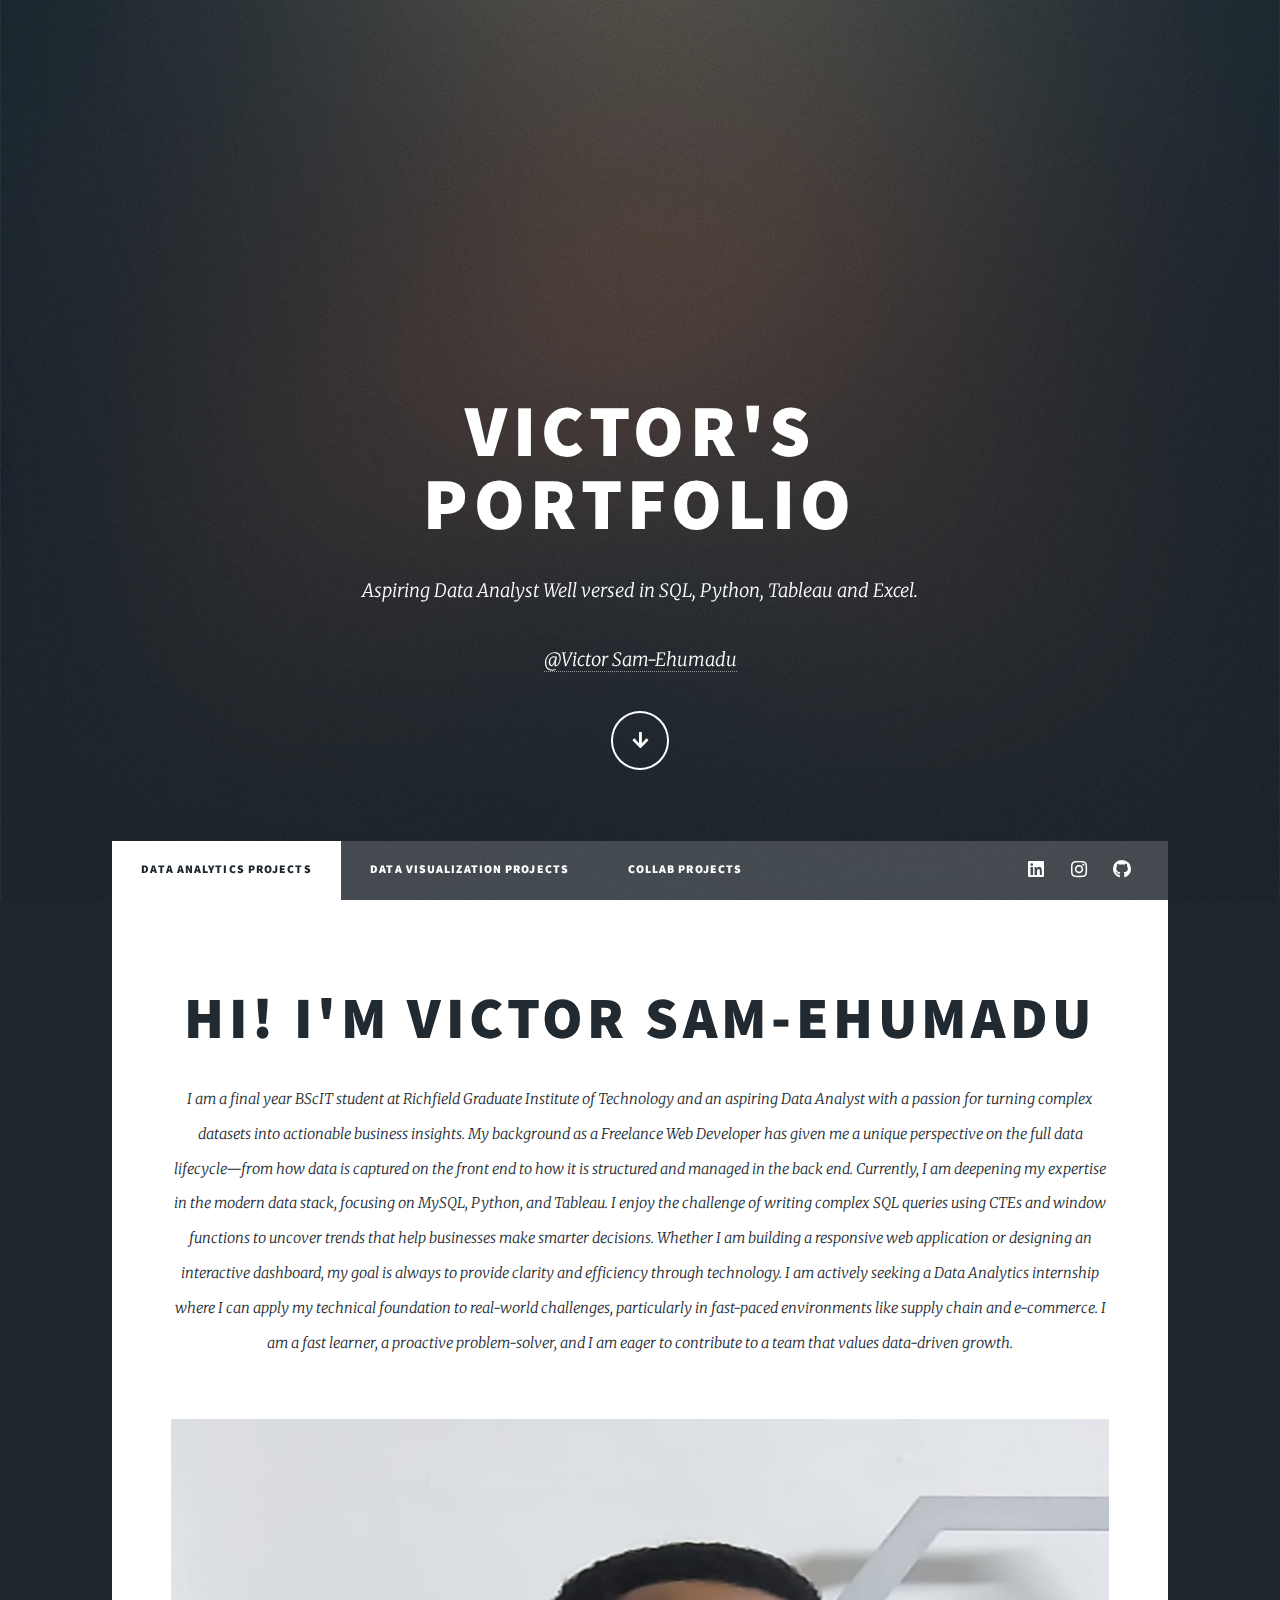
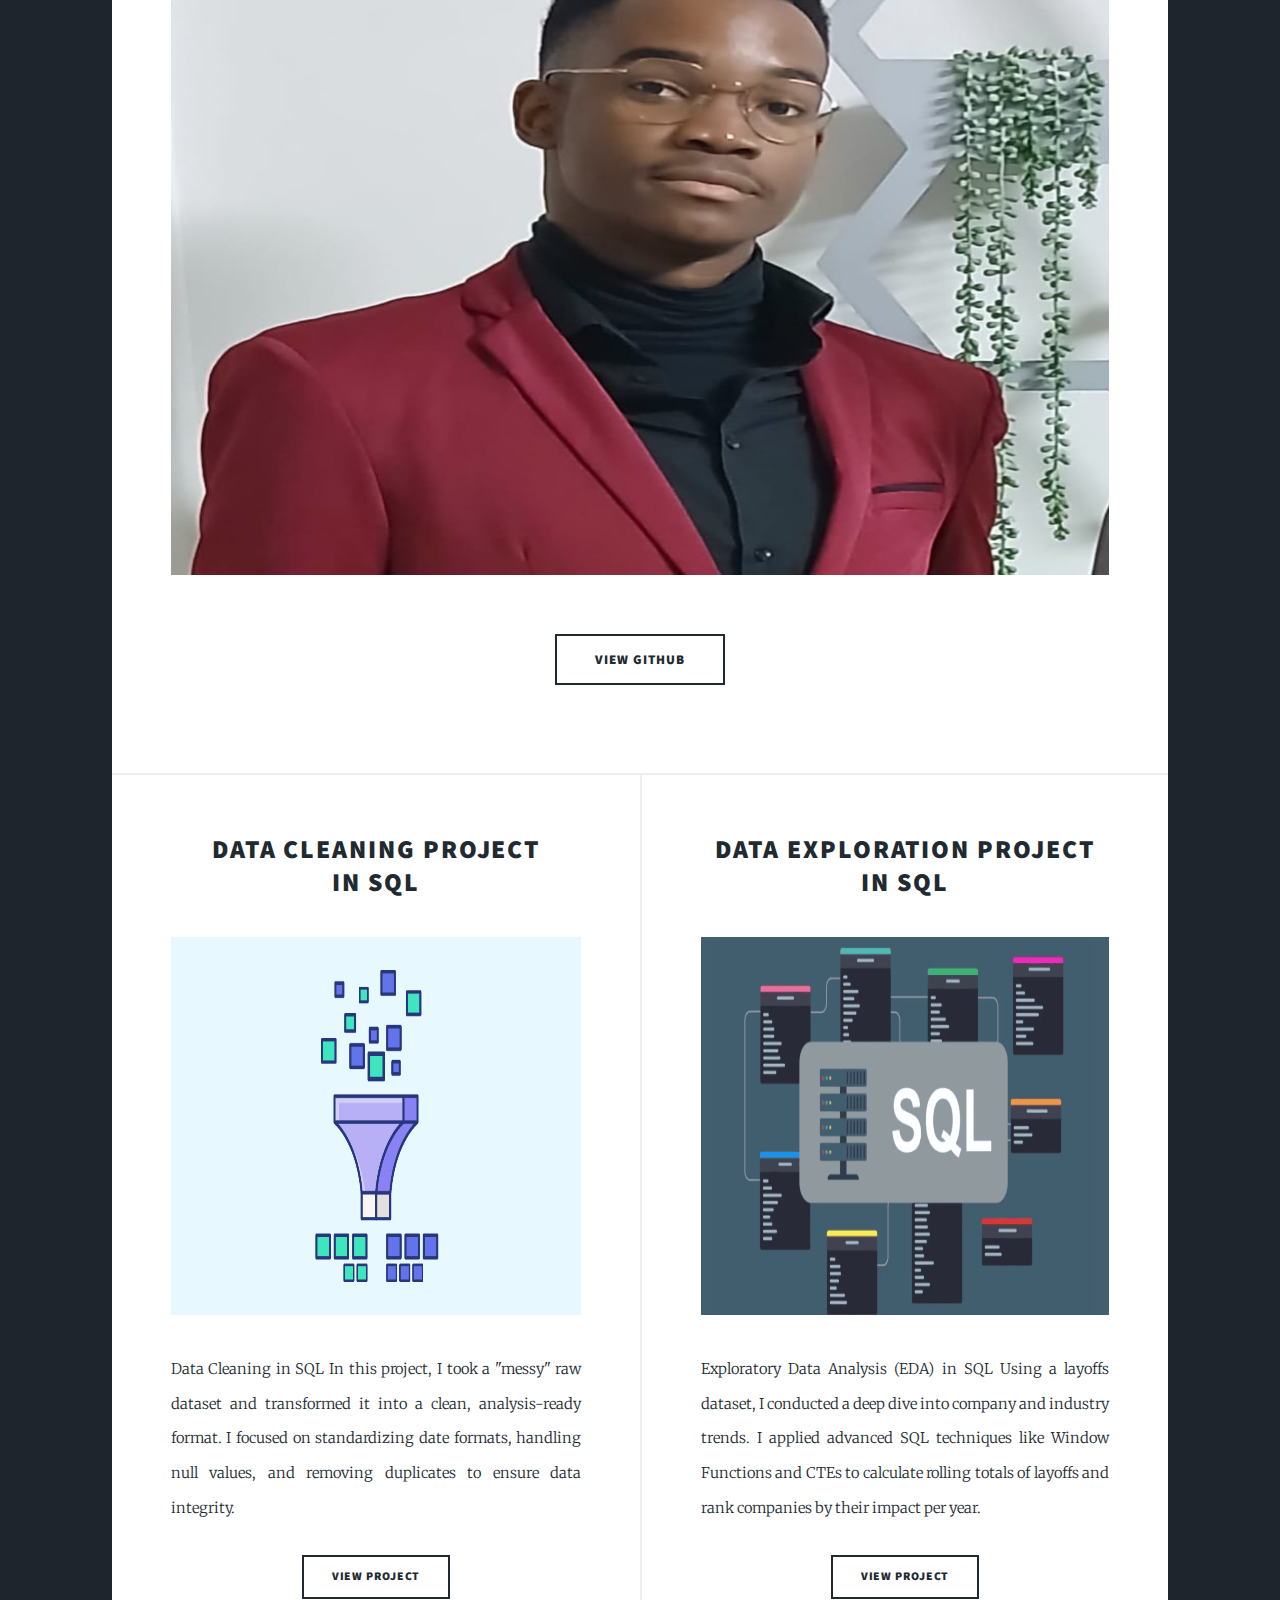
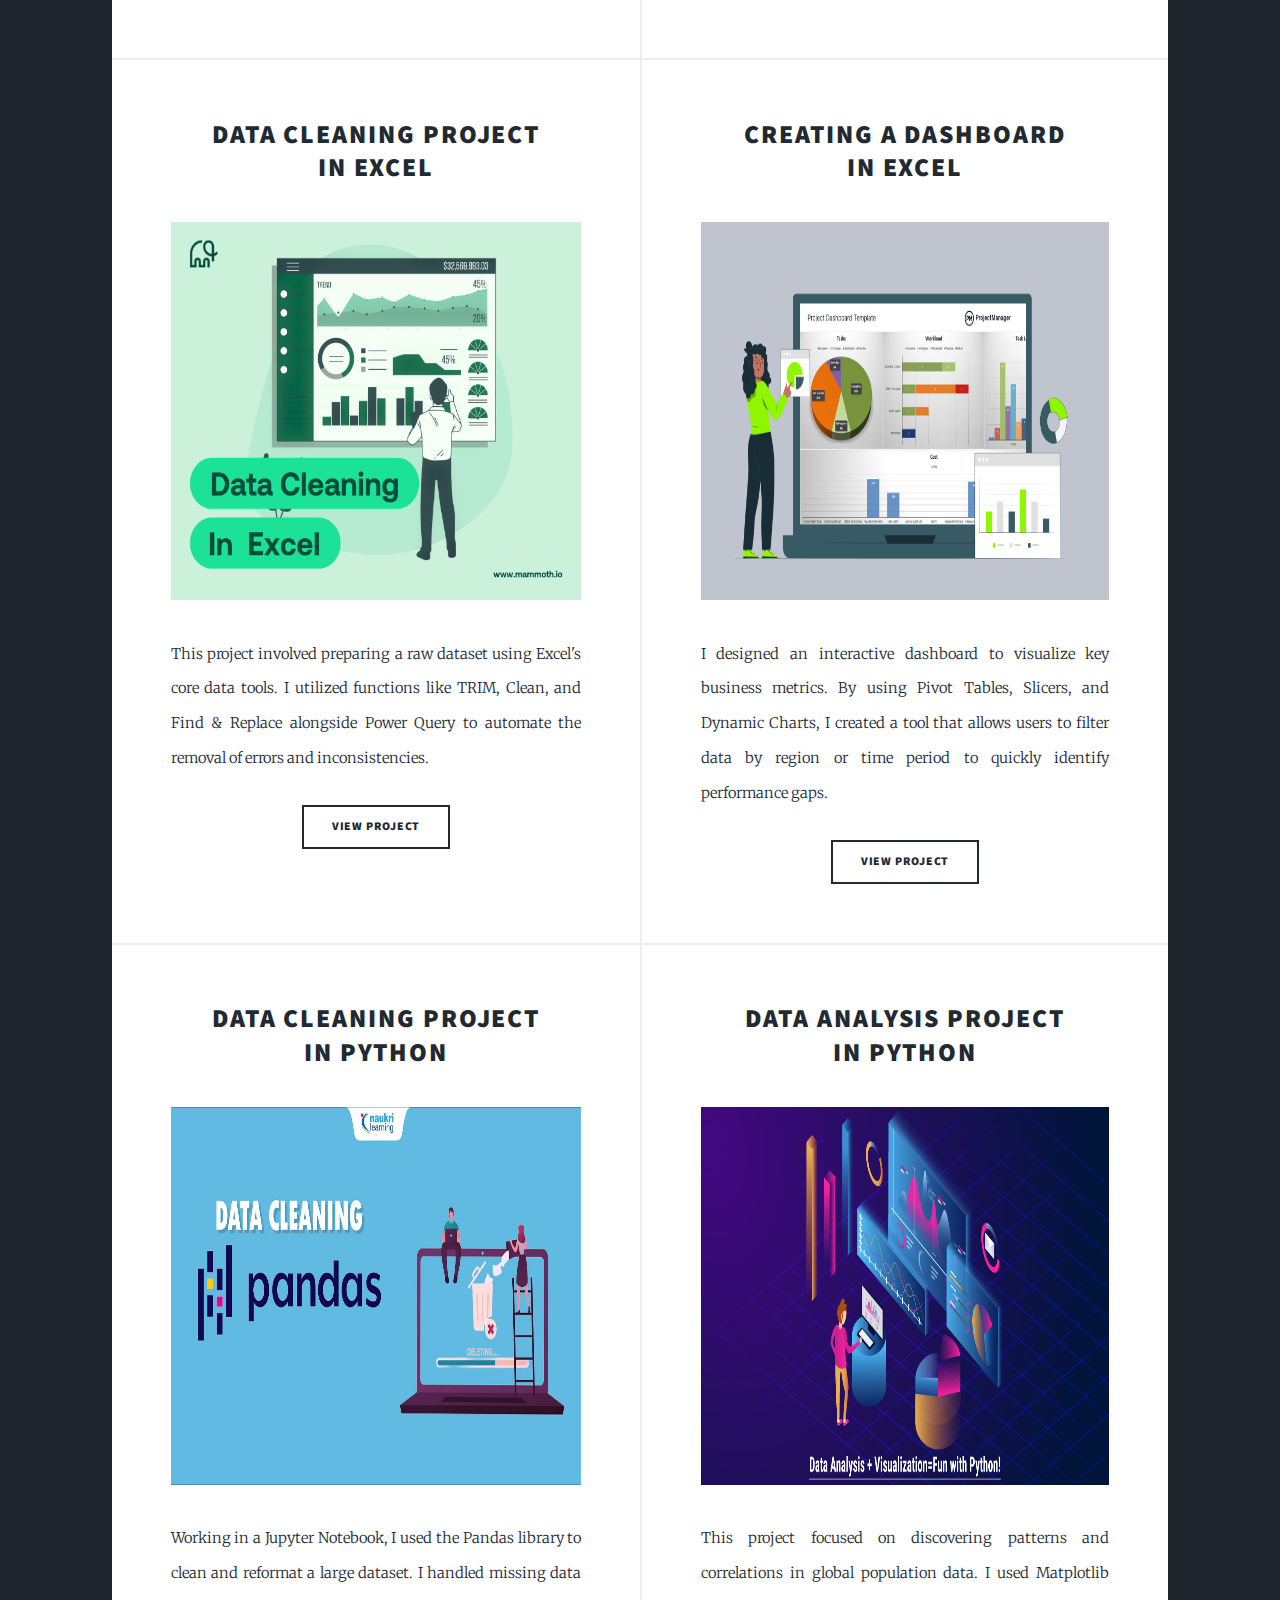
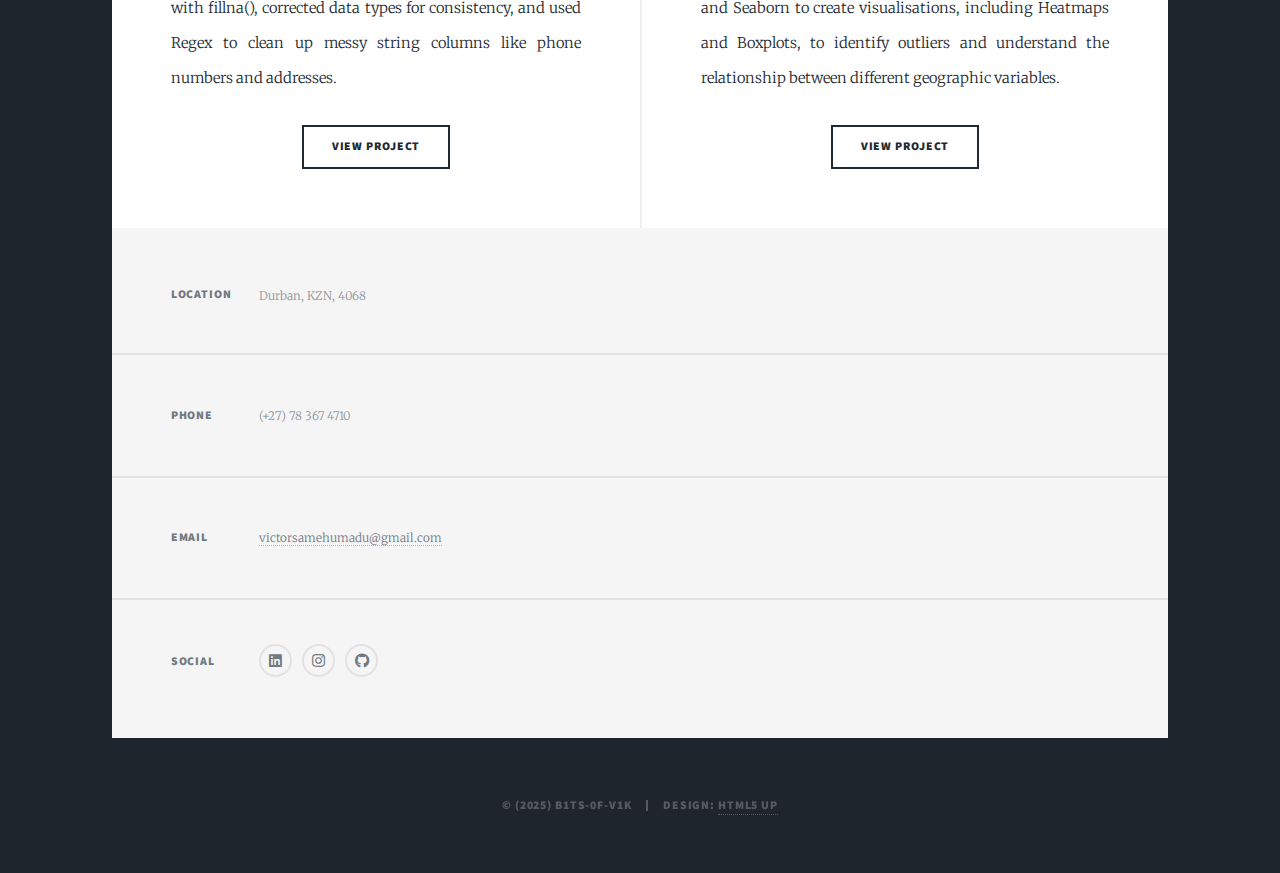
<file: index.html>
<!DOCTYPE HTML>
<!--
	Massively by HTML5 UP
	html5up.net | @ajlkn
	Free for personal and commercial use under the CCA 3.0 license (html5up.net/license)
-->
<html>
	<head>
		<title>Victor Sam-Ehumadu | Data Analytics Portfolio</title>
		<meta charset="utf-8" />
		<meta name="viewport" content="width=device-width, initial-scale=1, user-scalable=no" />
		<link rel="stylesheet" href="assets/css/main.css" />
		<noscript><link rel="stylesheet" href="assets/css/noscript.css" /></noscript>
	</head>
	<body class="is-preload">

		<!-- Wrapper -->
			<div id="wrapper" class="fade-in">

				<!-- Intro -->
					<div id="intro">
						<h1>Victor's<br />Portfolio</h1>
						<p>Aspiring Data Analyst Well versed in SQL, Python, Tableau and Excel.</p>
						<p><a href="https://www.linkedin.com/in/victor-sam-ehumadu-3a0aa6332/">@Victor Sam-Ehumadu</a></p>
						<ul class="actions">
							<li><a href="#header" class="button icon solid solo fa-arrow-down scrolly">Continue</a></li>
						</ul>
					</div>

				<!-- Header -->
					<header id="header">
						<a href="index.html" class="logo">Welcome</a>
					</header>

				<!-- Nav -->
					<nav id="nav">
						<ul class="links">
							<li class="active"><a href="index.html">Data Analytics Projects</a></li>
							<li><a href="generic.html">Data Visualization Projects</a></li>
							<li><a href="elements.html">Collab Projects</a></li>
						</ul>
						<ul class="icons">
							<li><a href="https://www.linkedin.com/in/victor-sam-ehumadu-3a0aa6332/" class="icon brands alt fa-linkedin"><span class="label">LinkedIn</span></a></li>
							<li><a href="https://www.instagram.com/b1ts.0f.v1c/" class="icon brands alt fa-instagram"><span class="label">Instagram</span></a></li>
							<li><a href="https://github.com/b1t-0f-v1k" class="icon brands alt fa-github"><span class="label">GitHub</span></a></li>
						</ul>
					</nav>

				<!-- Main -->
					<div id="main">

						<!-- Featured Post -->
							<article class="post featured">
								<header class="major">
									<h2><a href="https://www.linkedin.com/in/victor-sam-ehumadu-3a0aa6332/">Hi! I'm Victor Sam-Ehumadu</a></h2>
									<p>
										I am a final year BScIT student at Richfield Graduate Institute of Technology and an aspiring Data Analyst with a passion for turning complex datasets into actionable business insights. 
										My background as a Freelance Web Developer has given me a unique perspective on the full data lifecycle—from how data is captured on the front end to how it is structured and managed in the back end.
										Currently, I am deepening my expertise in the modern data stack, focusing on MySQL, Python, and Tableau. 
										I enjoy the challenge of writing complex SQL queries using CTEs and window functions to uncover trends that help businesses make smarter decisions. 
										Whether I am building a responsive web application or designing an interactive dashboard, my goal is always to provide clarity and efficiency through technology.
										I am actively seeking a Data Analytics internship where I can apply my technical foundation to real-world challenges, particularly in fast-paced environments like supply chain and e-commerce. 
										I am a fast learner, a proactive problem-solver, and I am eager to contribute to a team that values data-driven growth.
									</p>
								</header>
								<a class="image main"><img src="pic me.jpeg" alt="" style="height: 20cm;"/></a>
								<ul class="actions special">
									<li><a href="https://github.com/b1t-0f-v1k" class="button large">View GitHub</a></li>
								</ul>
							</article>

						<!-- Posts -->
							<section class="posts">
								<article>
									<header>
										<h2><a href="#">Data Cleaning Project<br />
										in SQL</a></h2>
									</header>
									<a href="#" class="image fit"><img src="images/data cleaning.png" alt="" style="height: 10cm" /></a>
									<p>
										Data Cleaning in SQL In this project, I took a "messy" raw dataset and transformed it into a clean, analysis-ready format. 
										I focused on standardizing date formats, handling null values, and removing duplicates to ensure data integrity.
									</p>
									<ul class="actions special">
										<li><a href="https://github.com/b1t-0f-v1k/MySQL-Projects/blob/main/Data%20Cleaning%20Project.sql" class="button">View Project</a></li>
									</ul>
								</article>
								<article>
									<header>
										<h2><a href="#">Data Exploration Project<br />
										in SQL</a></h2>
									</header>
									<a href="#" class="image fit"><img src="images/data exploration.png" alt="" style="height: 10cm" /></a>
									<p>
										Exploratory Data Analysis (EDA) in SQL Using a layoffs dataset, I conducted a deep dive into company and industry trends. 
										I applied advanced SQL techniques like Window Functions and CTEs to calculate rolling totals of layoffs and rank companies by their impact per year.
									</p>
									<ul class="actions special">
										<li><a href="https://github.com/b1t-0f-v1k/MySQL-Projects/blob/main/Exploratory%20Data%20Analysis.sql" class="button">View Project</a></li>
									</ul>
								</article>
								<article>
									<header>
										<h2><a href="#">Data Cleaning Project<br />
										in EXCEL</a></h2>
									</header>
									<a href="#" class="image fit"><img src="images/DC in excel.png" alt="" style="height: 10cm" /></a>
									<p>
										This project involved preparing a raw dataset using Excel's core data tools. 
										I utilized functions like TRIM, Clean, and Find & Replace alongside Power Query to automate the removal of errors and inconsistencies.
									</p>
									<ul class="actions special">
										<li><a href="https://github.com/b1t-0f-v1k/Excel-Projects/blob/main/Data%20Cleaning%20in%20Excel.xlsx" class="button">View Project</a></li>
									</ul>
								</article>
								<article>
									<header>
										<h2><a href="#">Creating a Dashboard<br />
										in EXCEL</a></h2>
									</header>
									<a href="#" class="image fit"><img src="images/dash in excel.png" alt="" style="height: 10cm" /></a>
									<p>
										I designed an interactive dashboard to visualize key business metrics. 
										By using Pivot Tables, Slicers, and Dynamic Charts, I created a tool that allows users to filter data by region or time period to quickly identify performance gaps.
									</p>
									<ul class="actions special">
										<li><a href="https://github.com/b1t-0f-v1k/Excel-Projects/blob/main/Excel%20Dashboard%20Project.xlsx" class="button">View Project</a></li>
									</ul>
								</article>
								<article>
									<header>
										<h2><a href="#">Data Cleaning Project<br />
										in Python</a></h2>
									</header>
									<a href="#" class="image fit"><img src="images/DC in py.png" alt="" style="height: 10cm" /></a>
									<p>
										Working in a Jupyter Notebook, I used the Pandas library to clean and reformat a large dataset. 
										I handled missing data with fillna(), corrected data types for consistency, and used Regex to clean up messy string columns like phone numbers and addresses.
									</p>
									<ul class="actions special">
										<li><a href="https://github.com/b1t-0f-v1k/Python-Projects/blob/main/Data%20Cleaning%20in%20Pandas.ipynb" class="button">View Project</a></li>
									</ul>
								</article>
								<article>
									<header>
										<h2><a href="#">Data Analysis Project<br />
										in Python</a></h2>
									</header>
									<a href="#" class="image fit"><img src="images/analysis in py.png" alt="" style="height: 10cm" /></a>
									<p>
										This project focused on discovering patterns and correlations in global population data. 
										I used Matplotlib and Seaborn to create visualisations, including Heatmaps and Boxplots, to identify outliers and understand the relationship between different geographic variables.
									</p>
									<ul class="actions special">
										<li><a href="https://github.com/b1t-0f-v1k/Python-Projects/blob/main/Exploratory%20Data%20Analysis.ipynb" class="button">View Project</a></li>
									</ul>
								</article>
							</section>

					</div>

				<!-- Footer -->
					<footer id="footer">
						<section class="split contact">
							<section class="alt">
								<h3>Location</h3>
								<p>Durban, KZN, 4068</p>
							</section>
							<section>
								<h3>Phone</h3>
								<p>(+27) 78 367 4710</p>
							</section>
							<section>
								<h3>Email</h3>
								<p><a href="mailto:victorsamehumadu@gmail.com">victorsamehumadu@gmail.com</a></p>
							</section>
							<section>
								<h3>Social</h3>
								<ul class="icons alt">
									<li><a href="https://www.linkedin.com/in/victor-sam-ehumadu-3a0aa6332/" class="icon brands alt fa-linkedin"><span class="label">LinkedIn</span></a></li>
									<li><a href="https://www.instagram.com/b1ts.0f.v1c/" class="icon brands alt fa-instagram"><span class="label">Instagram</span></a></li>
									<li><a href="https://github.com/b1t-0f-v1k" class="icon brands alt fa-github"><span class="label">GitHub</span></a></li>
								</ul>
							</section>
						</section>
					</footer>

				<!-- Copyright -->
					<div id="copyright">
						<ul><li>&copy; (2025) b1ts-0f-v1k</li><li>Design: <a href="https://html5up.net">HTML5 UP</a></li></ul>
					</div>

			</div>

		<!-- Scripts -->
			<script src="assets/js/jquery.min.js"></script>
			<script src="assets/js/jquery.scrollex.min.js"></script>
			<script src="assets/js/jquery.scrolly.min.js"></script>
			<script src="assets/js/browser.min.js"></script>
			<script src="assets/js/breakpoints.min.js"></script>
			<script src="assets/js/util.js"></script>
			<script src="assets/js/main.js"></script>

	</body>

</html>
</file>
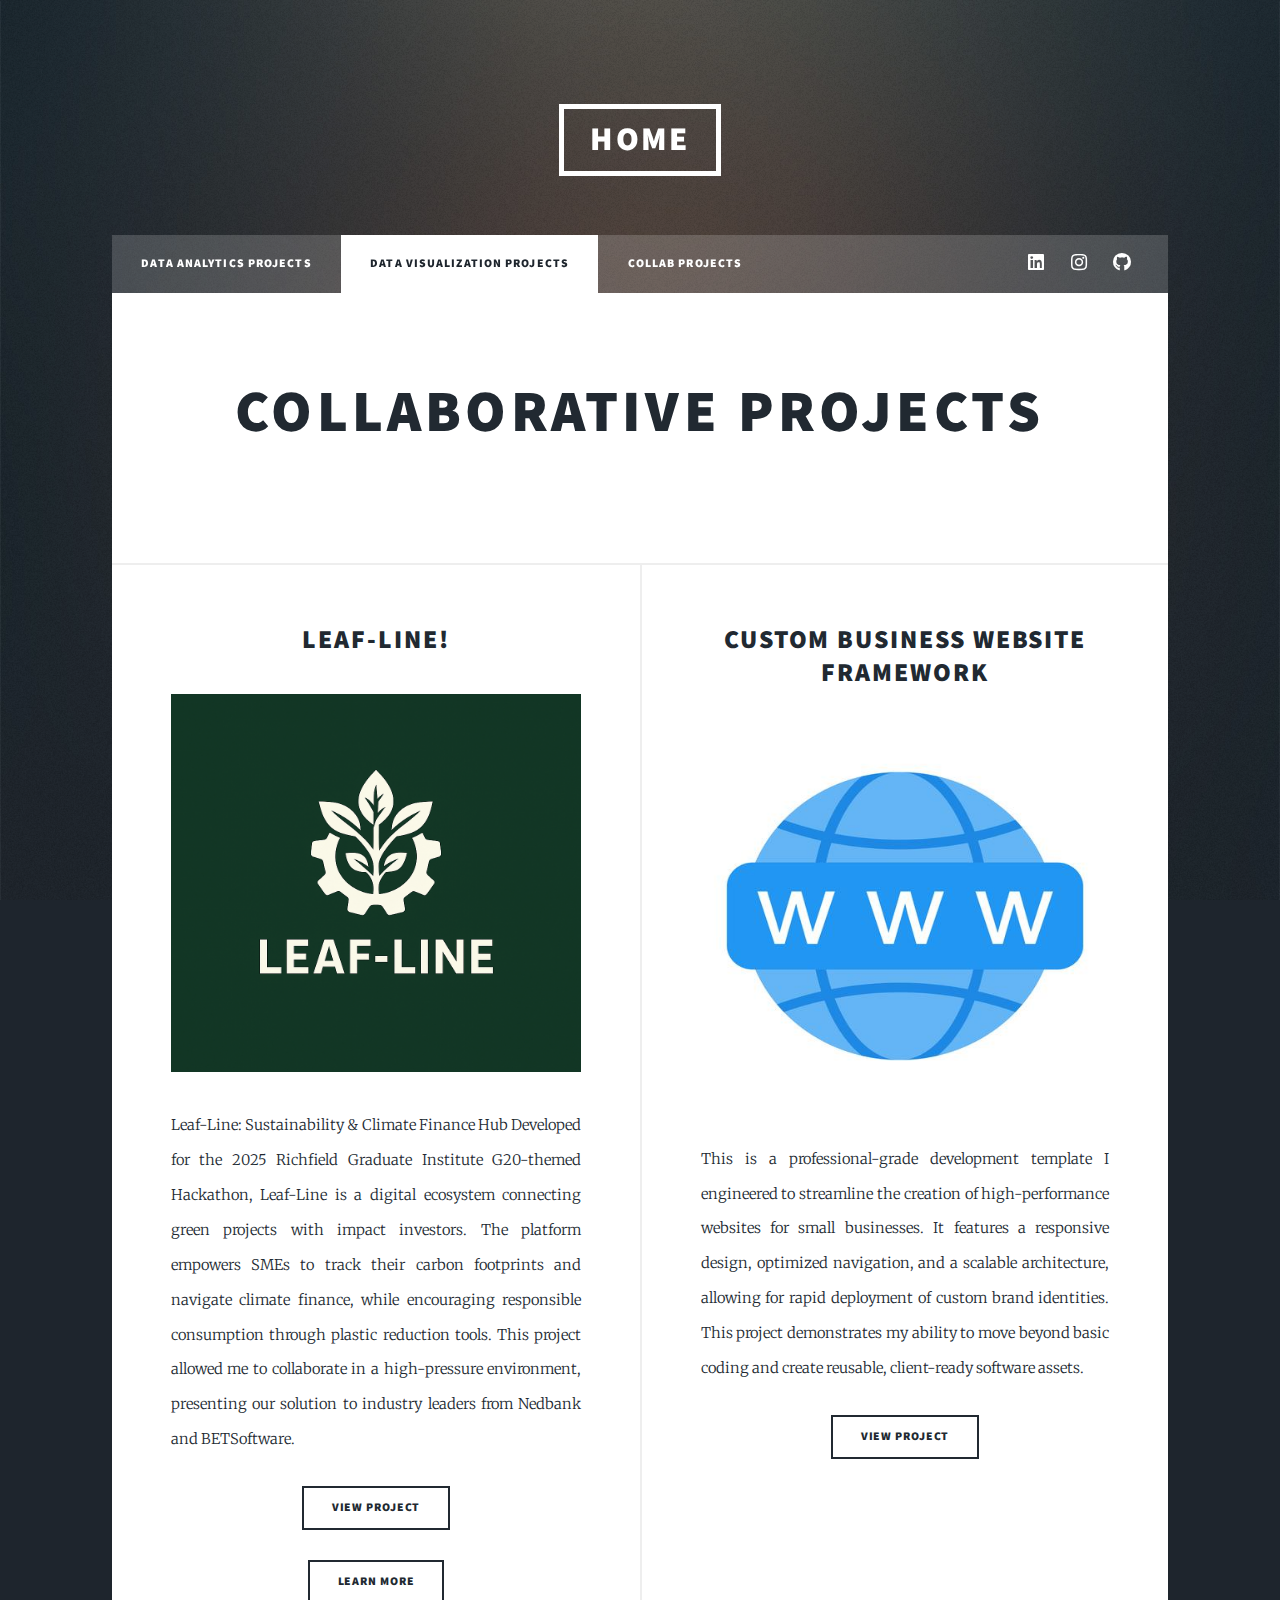
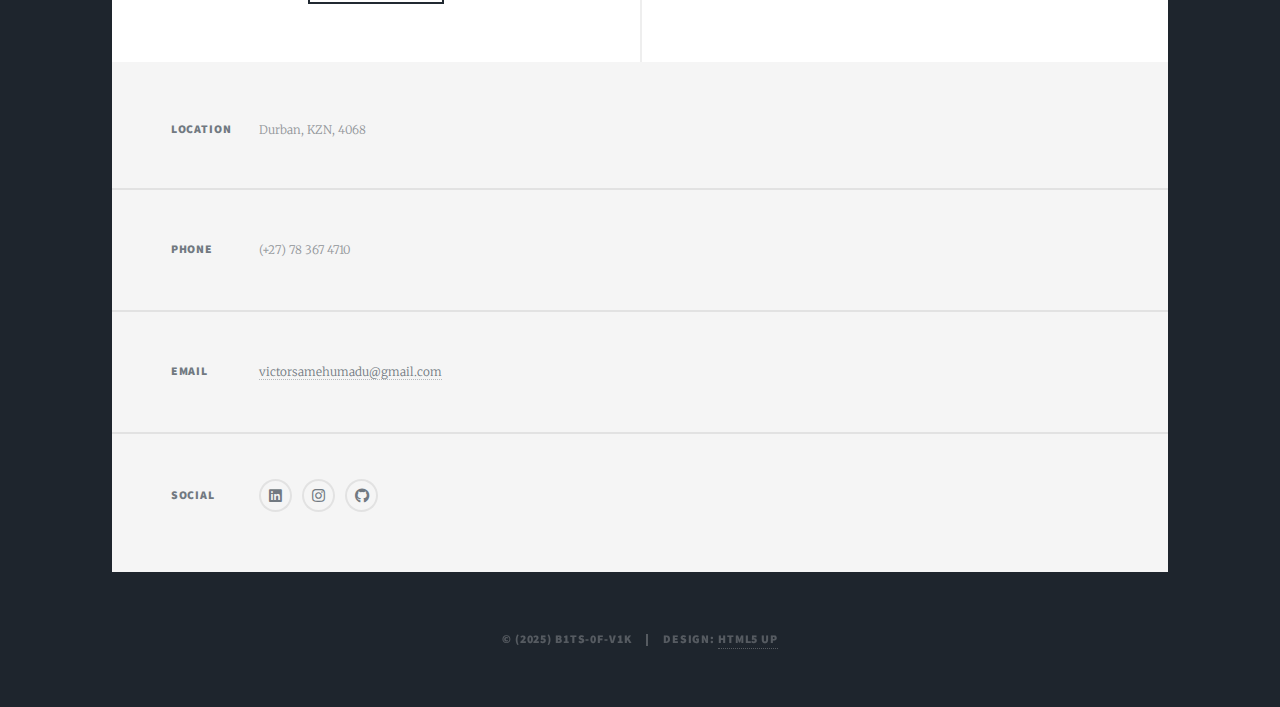
<file: Collaborative Projects.html>
<!DOCTYPE HTML>
<!--
	Massively by HTML5 UP
	html5up.net | @ajlkn
	Free for personal and commercial use under the CCA 3.0 license (html5up.net/license)
-->
<html>
	<head>
		<title>Victor Sam-Ehumadu | Data Analytics Portfolio</title>
		<meta charset="utf-8" />
		<meta name="viewport" content="width=device-width, initial-scale=1, user-scalable=no" />

		<link rel="apple-touch-icon" sizes="180x180" href="images/apple-touch-icon.png">
		<link rel="icon" type="image/png" sizes="32x32" href="images/favicon-32x32.png">
		<link rel="icon" type="image/png" sizes="16x16" href="images/favicon-16x16.png">
		<link rel="manifest" href="images/site.webmanifest">
		
		<link rel="stylesheet" href="assets/css/main.css" />
		<noscript><link rel="stylesheet" href="assets/css/noscript.css" /></noscript>
	</head>
	<body class="is-preload">

		<!-- Wrapper -->
			<div id="wrapper">

				<!-- Header -->
					<header id="header">
						<a href="index.html" class="logo">Home</a>
					</header>

				<!-- Nav -->
					<nav id="nav">
						<ul class="links">
							<li><a href="index.html">Data Analytics Projects</a></li>
							<li class="active"><a href="generic.html">Data Visualization Projects</a></li>
							<li><a href="elements.html">Collab Projects</a></li>
						</ul>
						<ul class="icons">
							<li><a href="https://www.linkedin.com/in/victor-sam-ehumadu-3a0aa6332/" class="icon brands alt fa-linkedin"><span class="label">LinkedIn</span></a></li>
							<li><a href="https://www.instagram.com/b1ts.0f.v1c/" class="icon brands alt fa-instagram"><span class="label">Instagram</span></a></li>
							<li><a href="https://github.com/b1t-0f-v1k" class="icon brands alt fa-github"><span class="label">GitHub</span></a></li>
						</ul>
					</nav>

				<!-- Main -->
					<div id="main">

						<!-- Featured Post -->
							<article class="post featured">
								<header class="major">
									<h2><a href="https://www.linkedin.com/in/victor-sam-ehumadu-3a0aa6332/">Collaborative Projects</a></h2>
								</header>
							</article>

							<section class="posts">
								<article>
									<header>
										<h2><a href="#">Leaf-Line!</a></h2>
									</header>
									<a href="" class="image fit"><img src="LL.png" alt="" style="height: 10cm" /></a>
									<p>
										Leaf-Line: Sustainability & Climate Finance Hub Developed for the 2025 Richfield Graduate Institute G20-themed Hackathon, Leaf-Line is a digital ecosystem connecting green projects with impact investors. 
										The platform empowers SMEs to track their carbon footprints and navigate climate finance, while encouraging responsible consumption through plastic reduction tools. 
										This project allowed me to collaborate in a high-pressure environment, presenting our solution to industry leaders from Nedbank and BETSoftware.
									</p>
									<ul class="actions special">
										<li><a href="https://github.com/b1t-0f-v1k/G20-Hackathon-Project" class="button">View Project</a></li>
									</ul>
									<ul class="actions special">
										<li><a href="https://www.instagram.com/p/DN46O_hCO7J/?img_index=1" class="button">Learn More</a></li>
									</ul>

									
								</article>
								<article>
									<header>
										<h2><a href="#">Custom Business Website Framework</a></h2>
									</header>
									<a href="" class="image fit"><img src="images/website temp.png" alt="" style="height: 10cm" /></a>
									<p>
										This is a professional-grade development template I engineered to streamline the creation of high-performance websites for small businesses. It features a responsive design, optimized navigation, and a scalable architecture, allowing for rapid deployment of custom brand identities. 
										This project demonstrates my ability to move beyond basic coding and create reusable, client-ready software assets.
									</p>
									<ul class="actions special">
										<li><a href="https://github.com/b1t-0f-v1k/Business-Website" class="button">View Project</a></li>
									</ul>
								</article>
						</section>
		
					</div>

				<!-- Footer -->
					<footer id="footer">
						<section class="split contact">
							<section class="alt">
								<h3>Location</h3>
								<p>Durban, KZN, 4068</p>
							</section>
							<section>
								<h3>Phone</h3>
								<p>(+27) 78 367 4710</p>
							</section>
							<section>
								<h3>Email</h3>
								<p><a href="mailto:victorsamehumadu@gmail.com">victorsamehumadu@gmail.com</a></p>
							</section>
							<section>
								<h3>Social</h3>
								<ul class="icons alt">
									<li><a href="https://www.linkedin.com/in/victor-sam-ehumadu-3a0aa6332/" class="icon brands alt fa-linkedin"><span class="label">LinkedIn</span></a></li>
									<li><a href="https://www.instagram.com/b1ts.0f.v1c/" class="icon brands alt fa-instagram"><span class="label">Instagram</span></a></li>
									<li><a href="https://github.com/b1t-0f-v1k" class="icon brands alt fa-github"><span class="label">GitHub</span></a></li>
								</ul>
							</section>
						</section>
					</footer>

				<!-- Copyright -->
					<div id="copyright">
						<ul><li>&copy; (2025) B1ts-0f-V1k</li><li>Design: <a href="https://html5up.net">HTML5 UP</a></li></ul>
					</div>

			</div>

		<!-- Scripts -->
			<script src="assets/js/jquery.min.js"></script>
			<script src="assets/js/jquery.scrollex.min.js"></script>
			<script src="assets/js/jquery.scrolly.min.js"></script>
			<script src="assets/js/browser.min.js"></script>
			<script src="assets/js/breakpoints.min.js"></script>
			<script src="assets/js/util.js"></script>
			<script src="assets/js/main.js"></script>

	</body>

</html>
</file>
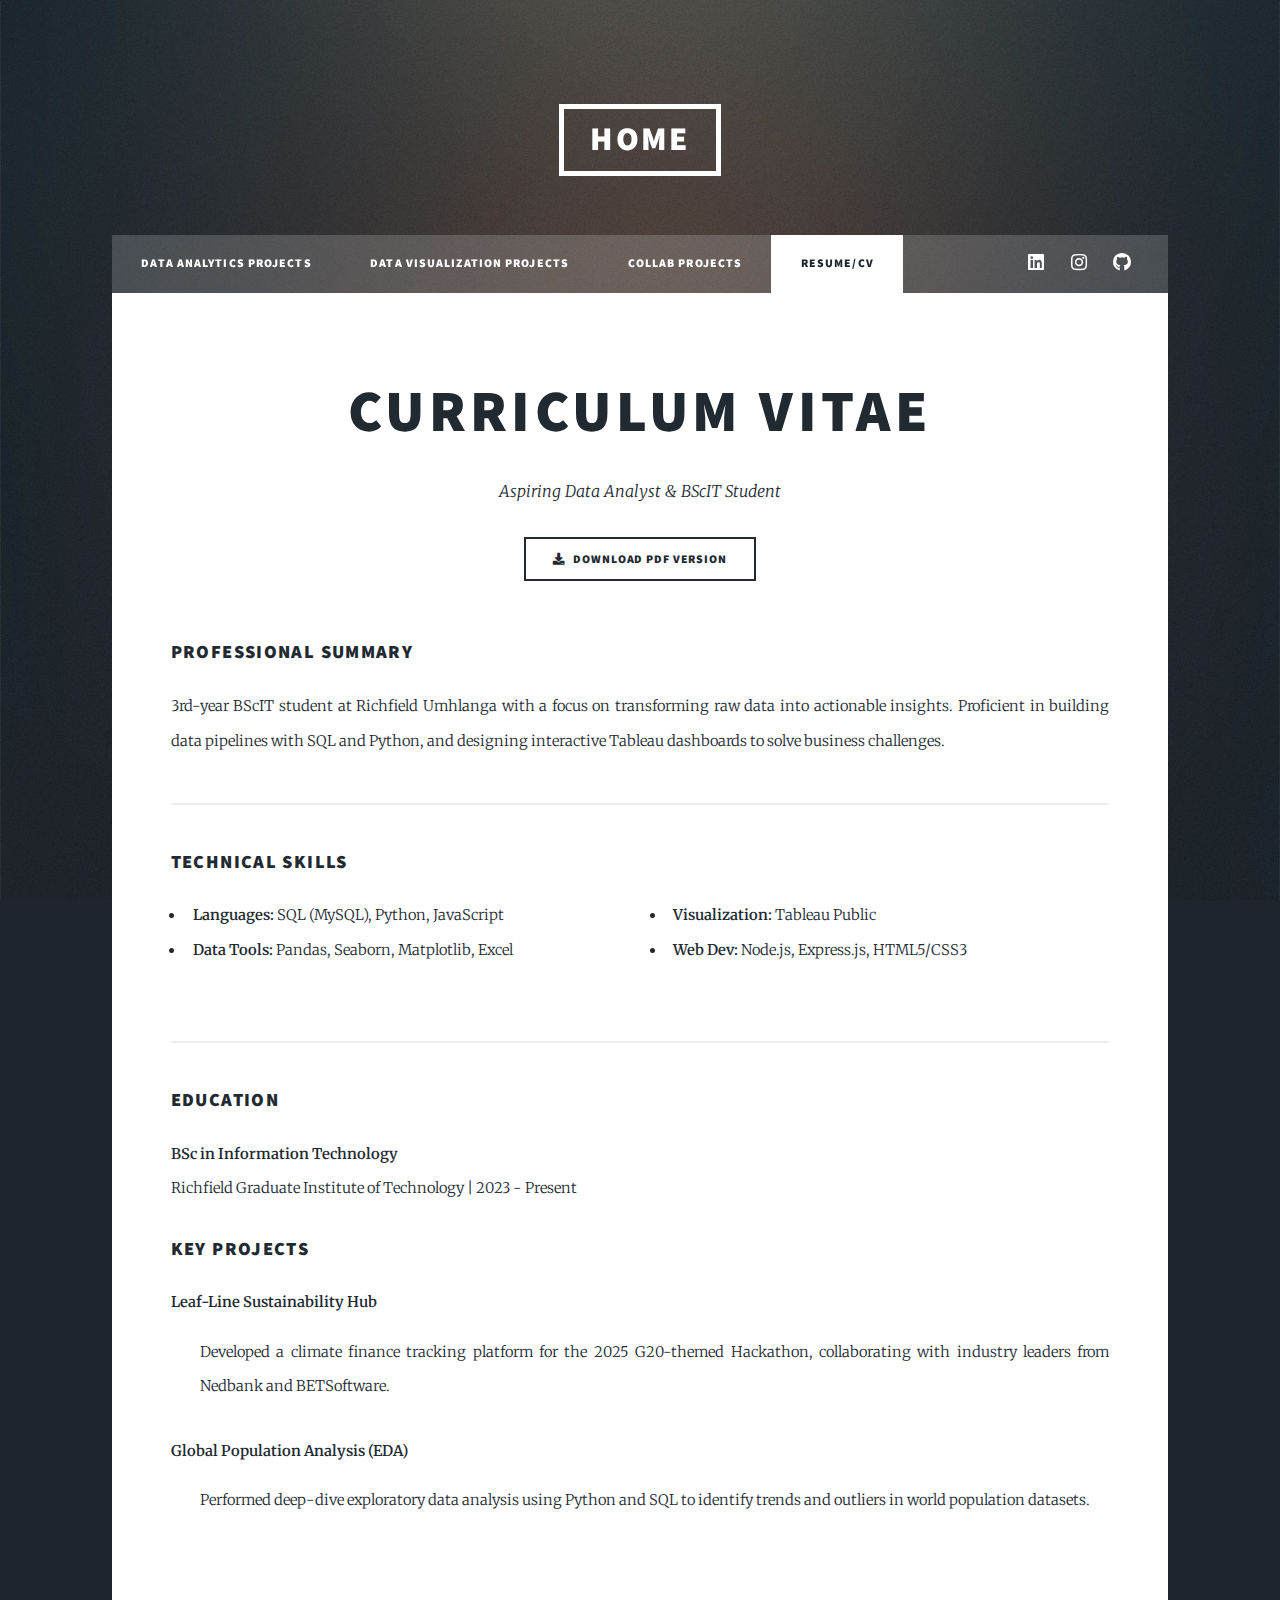
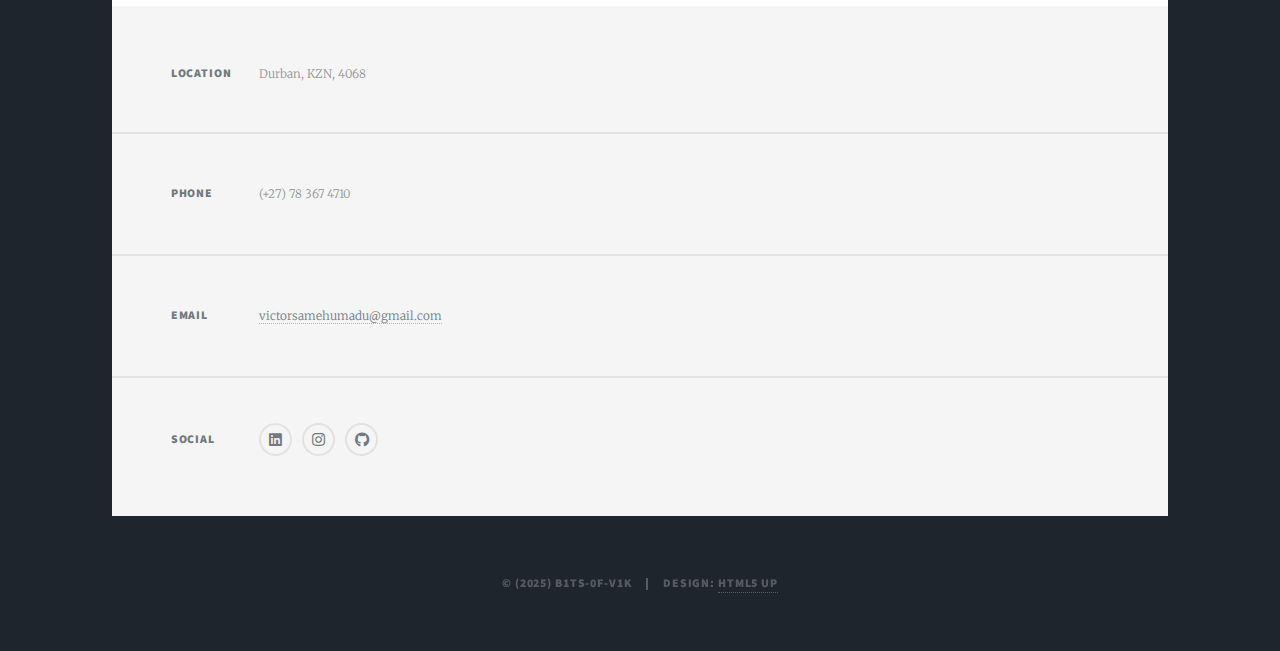
<file: cv.html>
<!DOCTYPE HTML>
<!--
	Massively by HTML5 UP
	html5up.net | @ajlkn
	Free for personal and commercial use under the CCA 3.0 license (html5up.net/license)
-->
<html>
	<head>
		<title>Victor Sam-Ehumadu | Data Analytics Portfolio</title>
		<meta charset="utf-8" />
		<meta name="viewport" content="width=device-width, initial-scale=1, user-scalable=no" />

		<link rel="apple-touch-icon" sizes="180x180" href="images/apple-touch-icon.png">
		<link rel="icon" type="image/png" sizes="32x32" href="images/favicon-32x32.png">
		<link rel="icon" type="image/png" sizes="16x16" href="images/favicon-16x16.png">
		<link rel="manifest" href="images/site.webmanifest">
		
		<link rel="stylesheet" href="assets/css/main.css" />
		
		<noscript><link rel="stylesheet" href="assets/css/noscript.css" /></noscript>
	</head>
	<body class="is-preload">

		<!-- Wrapper -->
			<div id="wrapper">

				<!-- Header -->
					<header id="header">
						<a href="index.html" class="logo">Home</a>
					</header>

				<!-- Nav -->
					<nav id="nav">
						<ul class="links">
							<li><a href="index.html">Data Analytics Projects</a></li>
							<li><a href="generic.html">Data Visualization Projects</a></li>
							<li><a href="elements.html">Collab Projects</a></li>
              				<li class="active"><a href="cv.html">Resume/CV</a></li>
						</ul>
						<ul class="icons">
							<li><a href="https://www.linkedin.com/in/victor-sam-ehumadu-3a0aa6332/" class="icon brands alt fa-linkedin"><span class="label">LinkedIn</span></a></li>
							<li><a href="https://www.instagram.com/b1ts.0f.v1c/" class="icon brands alt fa-instagram"><span class="label">Instagram</span></a></li>
							<li><a href="https://github.com/b1t-0f-v1k" class="icon brands alt fa-github"><span class="label">GitHub</span></a></li>
						</ul>
					</nav>

				<!-- Main -->
					<div id="main">
            <section class="post">
                    <header class="major">
                        <h1>Curriculum Vitae</h1>
                        <p>Aspiring Data Analyst & BScIT Student</p>
                        <ul class="actions special">
                            <li><a href="Victor Sam-Ehumadu's CV.pdf" class="button icon solid fa-download" download>Download PDF Version</a></li>
                        </ul>
                    </header>

                    <h3>Professional Summary</h3>
                    <p>3rd-year BScIT student at Richfield Umhlanga with a focus on transforming raw data into actionable insights. Proficient in building data pipelines with SQL and Python, and designing interactive Tableau dashboards to solve business challenges.</p>

                    <hr />

                    <h3>Technical Skills</h3>
                    <div class="row">
                        <div class="col-6 col-12-small">
                            <ul>
                                <li><strong>Languages:</strong> SQL (MySQL), Python, JavaScript</li>
                                <li><strong>Data Tools:</strong> Pandas, Seaborn, Matplotlib, Excel</li>
                            </ul>
                        </div>
                        <div class="col-6 col-12-small">
                            <ul>
                                <li><strong>Visualization:</strong> Tableau Public</li>
                                <li><strong>Web Dev:</strong> Node.js, Express.js, HTML5/CSS3</li>
                            </ul>
                        </div>
                    </div>

                    <hr />

                    <h3>Education</h3>
                    <p><strong>BSc in Information Technology</strong><br />
                    Richfield Graduate Institute of Technology | 2023 - Present</p>

                    <h3>Key Projects</h3>
                    <dl>
                        <dt>Leaf-Line Sustainability Hub</dt>
                        <dd>
                            <p>Developed a climate finance tracking platform for the 2025 G20-themed Hackathon, collaborating with industry leaders from Nedbank and BETSoftware.</p>
                        </dd>
                        <dt>Global Population Analysis (EDA)</dt>
                        <dd>
                            <p>Performed deep-dive exploratory data analysis using Python and SQL to identify trends and outliers in world population datasets.</p>
                        </dd>
                    </dl>
                </section>
					</div>

				<!-- Footer -->
					<footer id="footer">
						<section class="split contact">
							<section class="alt">
								<h3>Location</h3>
								<p>Durban, KZN, 4068</p>
							</section>
							<section>
								<h3>Phone</h3>
								<p>(+27) 78 367 4710</p>
							</section>
							<section>
								<h3>Email</h3>
								<p><a href="mailto:victorsamehumadu@gmail.com">victorsamehumadu@gmail.com</a></p>
							</section>
							<section>
								<h3>Social</h3>
								<ul class="icons alt">
									<li><a href="https://www.linkedin.com/in/victor-sam-ehumadu-3a0aa6332/" class="icon brands alt fa-linkedin"><span class="label">LinkedIn</span></a></li>
									<li><a href="https://www.instagram.com/b1ts.0f.v1c/" class="icon brands alt fa-instagram"><span class="label">Instagram</span></a></li>
									<li><a href="https://github.com/b1t-0f-v1k" class="icon brands alt fa-github"><span class="label">GitHub</span></a></li>
								</ul>
							</section>
						</section>
					</footer>

				<!-- Copyright -->
					<div id="copyright">
						<ul><li>&copy; (2025) B1ts-0f-V1k</li><li>Design: <a href="https://html5up.net">HTML5 UP</a></li></ul>
					</div>

			</div>

		<!-- Scripts -->
			<script src="assets/js/jquery.min.js"></script>
			<script src="assets/js/jquery.scrollex.min.js"></script>
			<script src="assets/js/jquery.scrolly.min.js"></script>
			<script src="assets/js/browser.min.js"></script>
			<script src="assets/js/breakpoints.min.js"></script>
			<script src="assets/js/util.js"></script>
			<script src="assets/js/main.js"></script>

	</body>

</html>
</file>
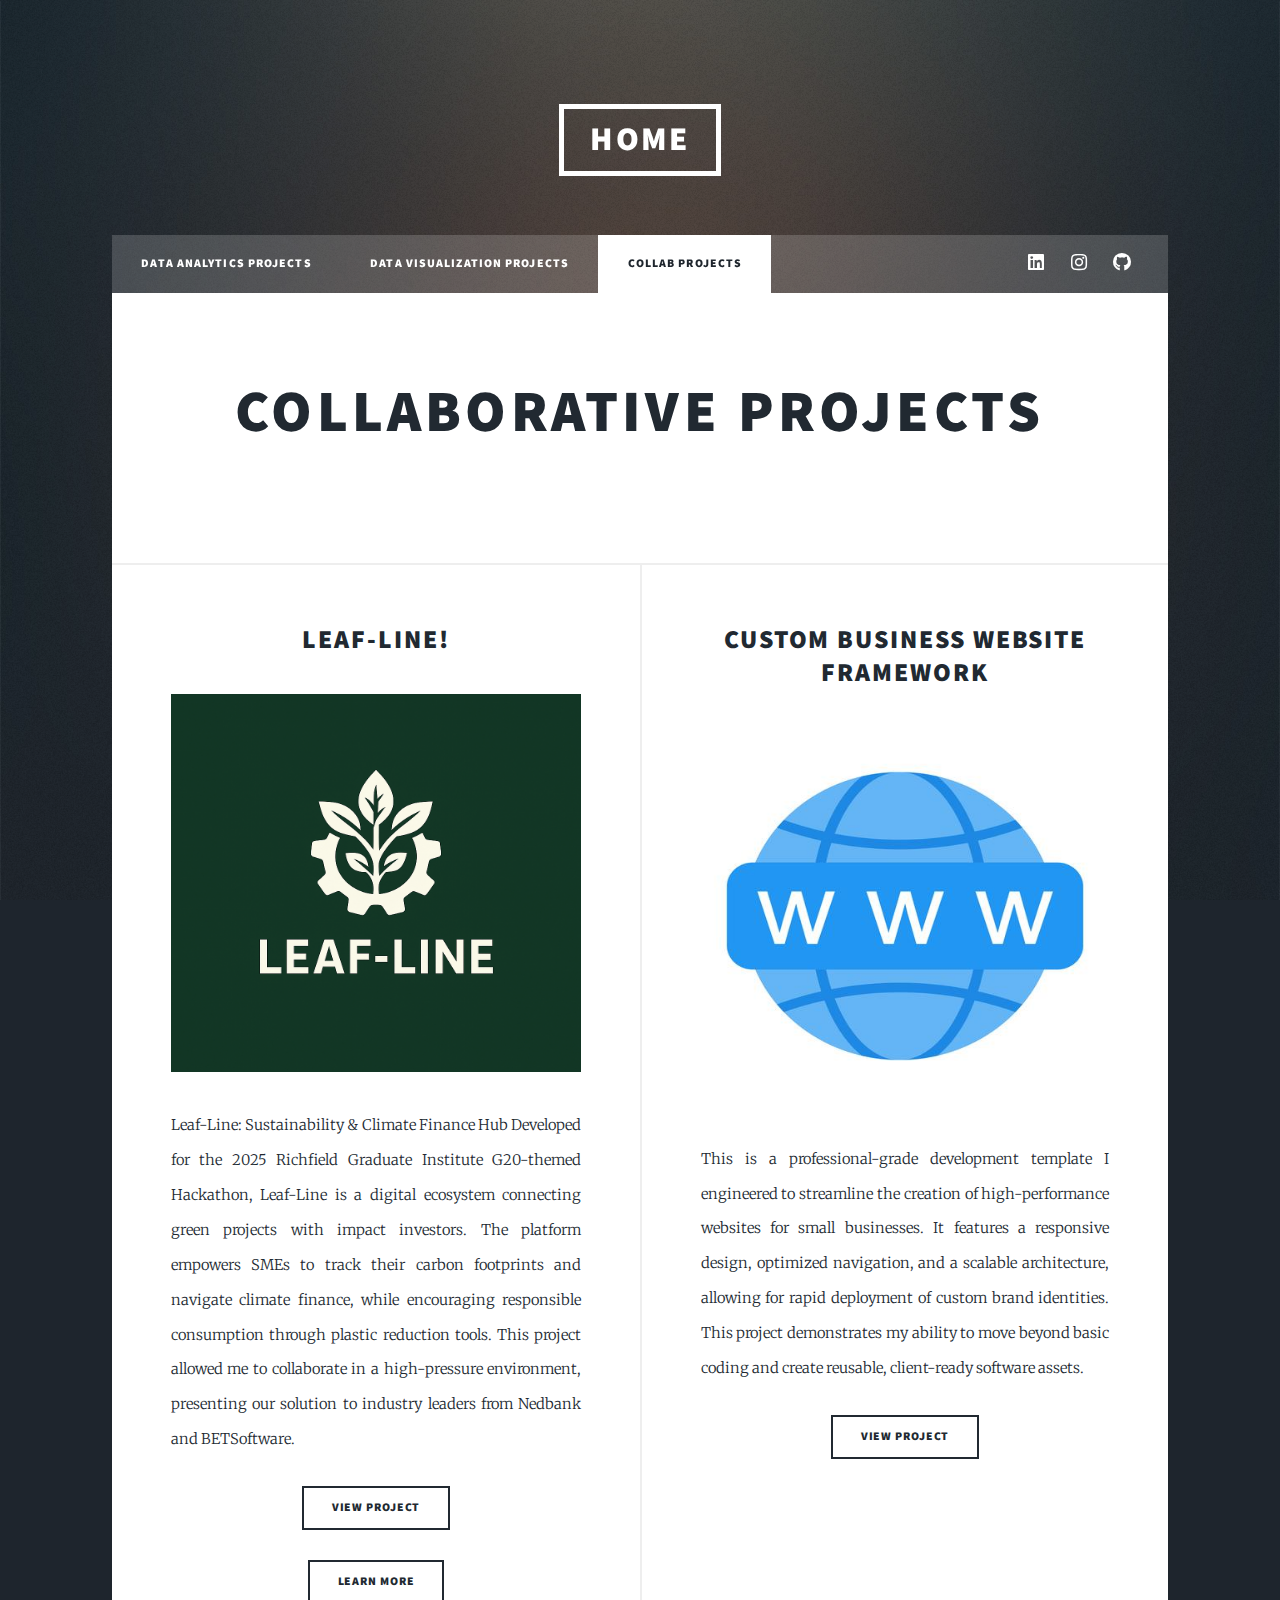
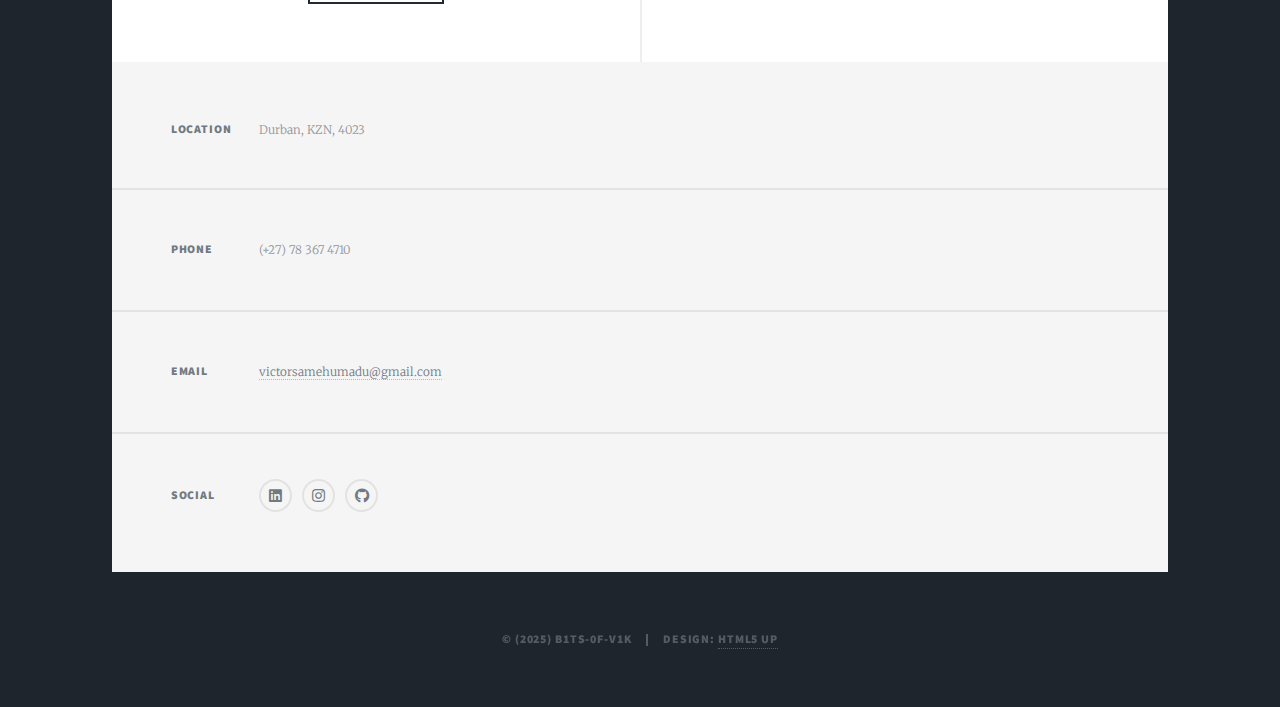
<file: elements.html>
<!DOCTYPE HTML>
<!--
	Massively by HTML5 UP
	html5up.net | @ajlkn
	Free for personal and commercial use under the CCA 3.0 license (html5up.net/license)
-->
<html>
	<head>
		<title>Elements Reference - Massively by HTML5 UP</title>
		<meta charset="utf-8" />
		<meta name="viewport" content="width=device-width, initial-scale=1, user-scalable=no" />
		<link rel="stylesheet" href="assets/css/main.css" />
		<noscript><link rel="stylesheet" href="assets/css/noscript.css" /></noscript>
	</head>
	<body class="is-preload">

		<!-- Wrapper -->
			<div id="wrapper">

				<!-- Header -->
					<header id="header">
						<a href="index.html" class="logo">Home</a>
					</header>

				<!-- Nav -->
					<nav id="nav">
						<ul class="links">
							<li><a href="index.html">Data Analytics Projects</a></li>
							<li><a href="generic.html">Data Visualization Projects</a></li>
							<li  class="active"><a href="elements.html">Collab Projects</a></li>
						</ul>
						<ul class="icons">
							<li><a href="https://www.linkedin.com/in/victor-sam-ehumadu-3a0aa6332/" class="icon brands alt fa-linkedin"><span class="label">LinkedIn</span></a></li>
							<li><a href="https://www.instagram.com/b1ts.0f.v1c/" class="icon brands alt fa-instagram"><span class="label">Instagram</span></a></li>
							<li><a href="https://github.com/b1t-0f-v1k" class="icon brands alt fa-github"><span class="label">GitHub</span></a></li>
						</ul>
					</nav>

				<!-- Main -->
					<div id="main">

						<!-- Featured Post -->
							<article class="post featured">
								<header class="major">
									<h2><a href="https://www.linkedin.com/in/victor-sam-ehumadu-3a0aa6332/">Collaborative Projects</a></h2>
								</header>
							</article>

							<section class="posts">
								<article>
									<header>
										<h2><a href="#">Leaf-Line!</a></h2>
									</header>
									<a href="" class="image fit"><img src="images/Leaf-Line logo 1.png" alt="" style="height: 10cm" /></a>
									<p>
										Leaf-Line: Sustainability & Climate Finance Hub Developed for the 2025 Richfield Graduate Institute G20-themed Hackathon, Leaf-Line is a digital ecosystem connecting green projects with impact investors. 
										The platform empowers SMEs to track their carbon footprints and navigate climate finance, while encouraging responsible consumption through plastic reduction tools. 
										This project allowed me to collaborate in a high-pressure environment, presenting our solution to industry leaders from Nedbank and BETSoftware.
									</p>
									<ul class="actions special">
										<li><a href="https://github.com/b1t-0f-v1k/G20-Hackathon-Project" class="button">View Project</a></li>
									</ul>
									<ul class="actions special">
										<li><a href="https://www.instagram.com/p/DN46O_hCO7J/?img_index=1" class="button">Learn More</a></li>
									</ul>

									
								</article>
								<article>
									<header>
										<h2><a href="#">Custom Business Website Framework</a></h2>
									</header>
									<a href="" class="image fit"><img src="images/website temp.png" alt="" style="height: 10cm" /></a>
									<p>
										This is a professional-grade development template I engineered to streamline the creation of high-performance websites for small businesses. It features a responsive design, optimized navigation, and a scalable architecture, allowing for rapid deployment of custom brand identities. 
										This project demonstrates my ability to move beyond basic coding and create reusable, client-ready software assets.
									</p>
									<ul class="actions special">
										<li><a href="https://github.com/b1t-0f-v1k/Business-Website" class="button">View Project</a></li>
									</ul>
								</article>
						</section>
		
					</div>

				<!-- Footer -->
					<footer id="footer">
						<section class="split contact">
							<section class="alt">
								<h3>Location</h3>
								<p>Durban, KZN, 4023</p>
							</section>
							<section>
								<h3>Phone</h3>
								<p>(+27) 78 367 4710</p>
							</section>
							<section>
								<h3>Email</h3>
								<p><a href="mailto:victorsamehumadu@gmail.com">victorsamehumadu@gmail.com</a></p>
							</section>
							<section>
								<h3>Social</h3>
								<ul class="icons alt">
									<li><a href="https://www.linkedin.com/in/victor-sam-ehumadu-3a0aa6332/" class="icon brands alt fa-linkedin"><span class="label">LinkedIn</span></a></li>
									<li><a href="https://www.instagram.com/b1ts.0f.v1c/" class="icon brands alt fa-instagram"><span class="label">Instagram</span></a></li>
									<li><a href="https://github.com/b1t-0f-v1k" class="icon brands alt fa-github"><span class="label">GitHub</span></a></li>
								</ul>
							</section>
						</section>
					</footer>

				<!-- Copyright -->
					<div id="copyright">
						<ul><li>&copy; (2025) B1ts-0f-V1k</li><li>Design: <a href="https://html5up.net">HTML5 UP</a></li></ul>
					</div>

			</div>

		<!-- Scripts -->
			<script src="assets/js/jquery.min.js"></script>
			<script src="assets/js/jquery.scrollex.min.js"></script>
			<script src="assets/js/jquery.scrolly.min.js"></script>
			<script src="assets/js/browser.min.js"></script>
			<script src="assets/js/breakpoints.min.js"></script>
			<script src="assets/js/util.js"></script>
			<script src="assets/js/main.js"></script>

	</body>

</html>
</file>
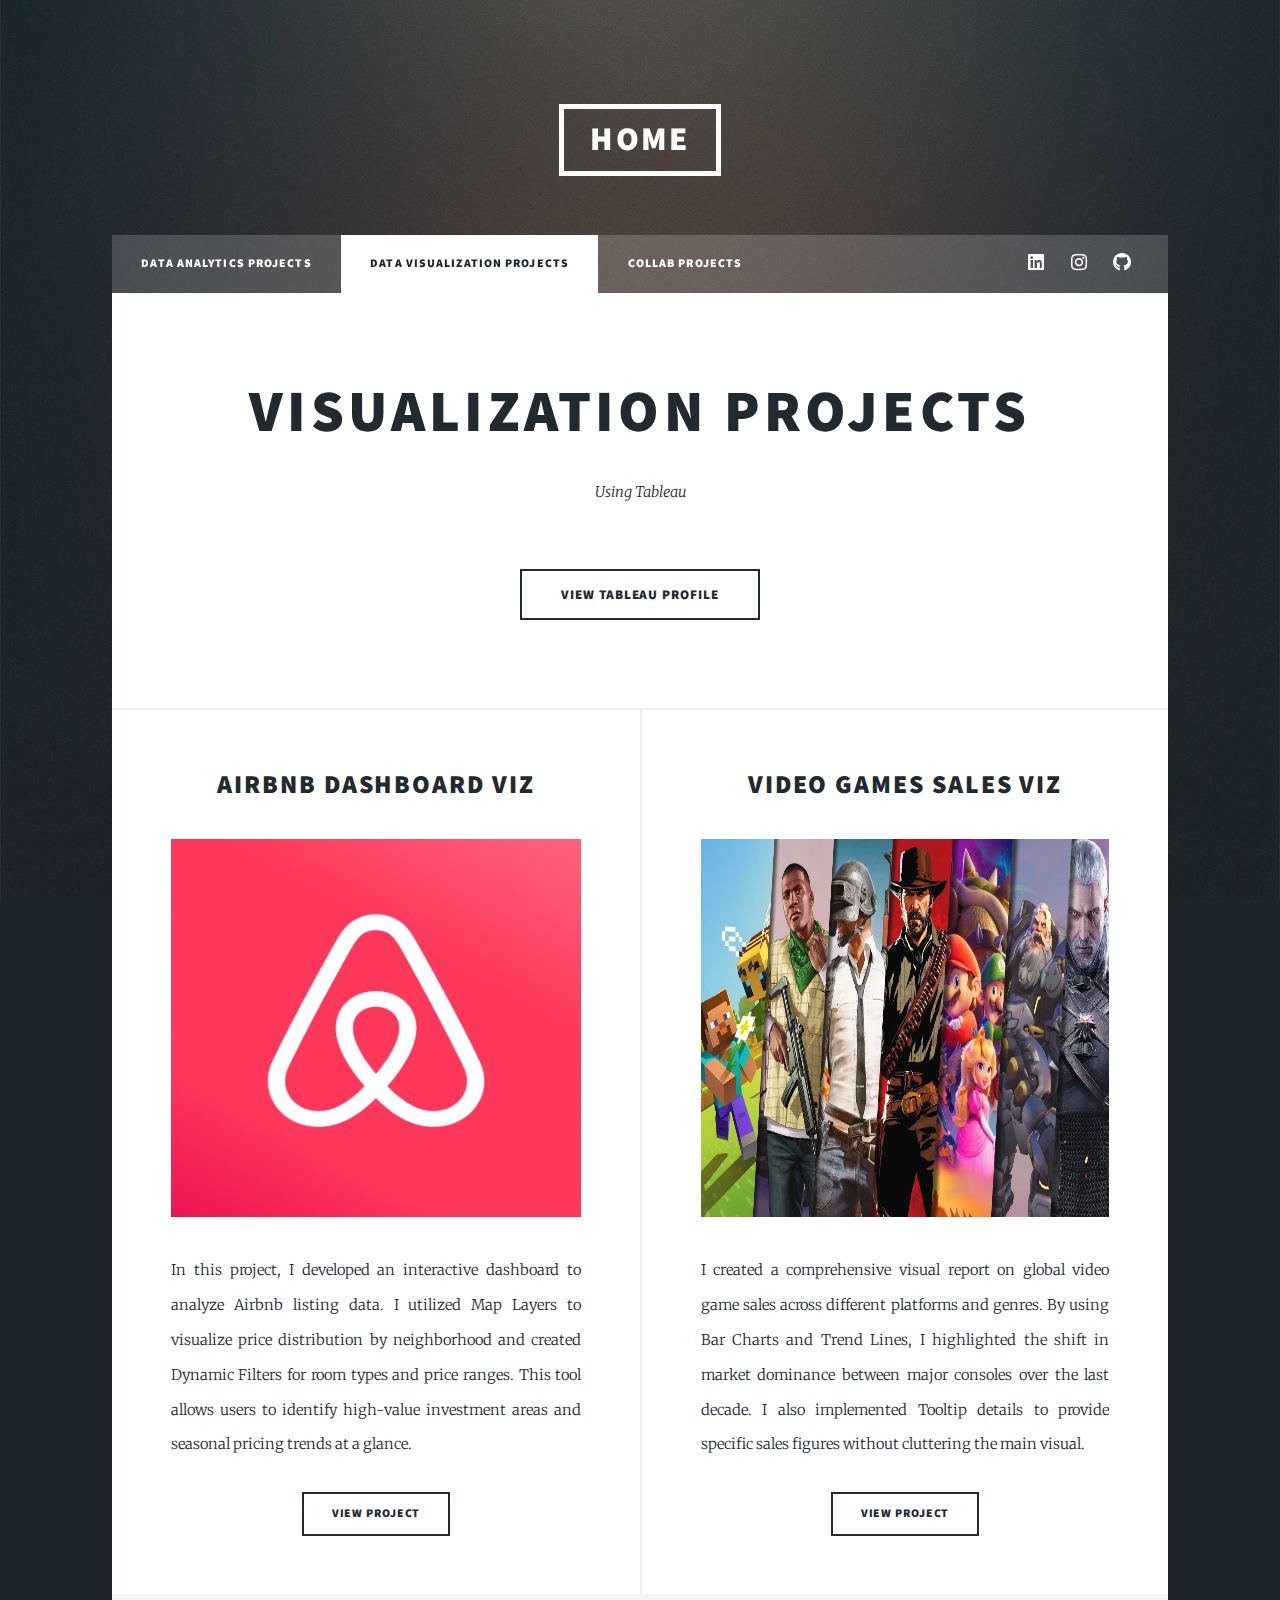
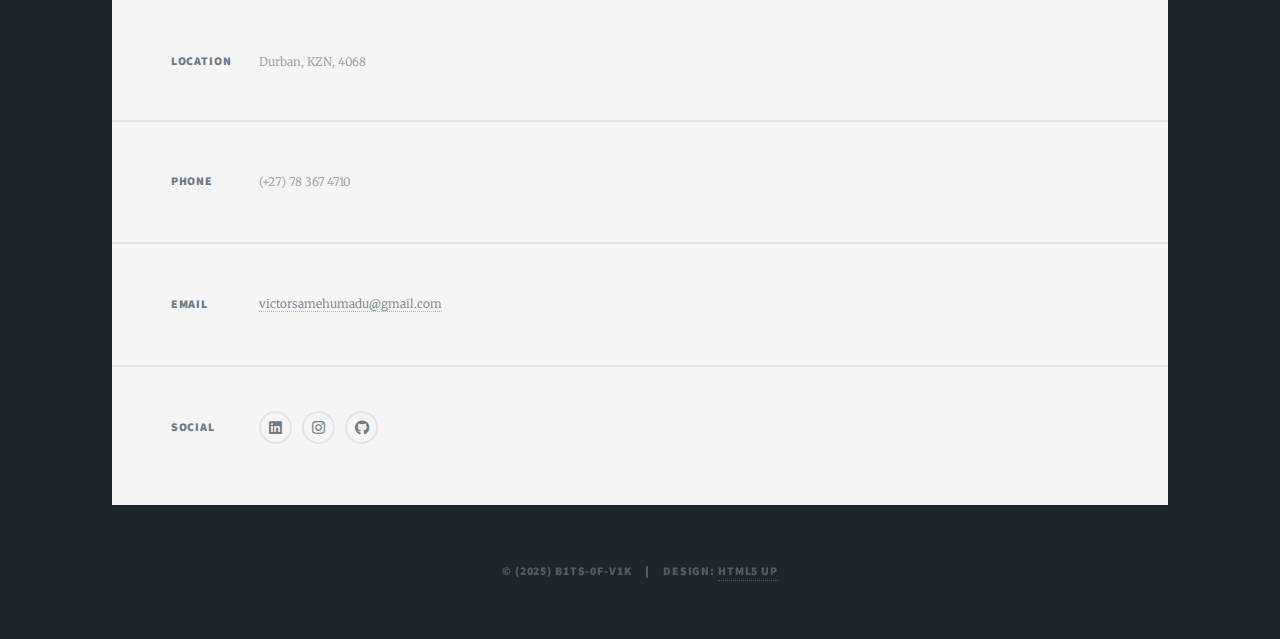
<file: generic.html>
<!DOCTYPE HTML>
<!--
	Massively by HTML5 UP
	html5up.net | @ajlkn
	Free for personal and commercial use under the CCA 3.0 license (html5up.net/license)
-->
<html>
	<head>
		<title>Victor Sam-Ehumadu | Data Analytics Portfolio</title>
		<meta charset="utf-8" />
		<meta name="viewport" content="width=device-width, initial-scale=1, user-scalable=no" />

		<link rel="apple-touch-icon" sizes="180x180" href="images/apple-touch-icon.png">
		<link rel="icon" type="image/png" sizes="32x32" href="images/favicon-32x32.png">
		<link rel="icon" type="image/png" sizes="16x16" href="images/favicon-16x16.png">
		<link rel="manifest" href="images/site.webmanifest">
		
		<link rel="stylesheet" href="assets/css/main.css" />
		
		<noscript><link rel="stylesheet" href="assets/css/noscript.css" /></noscript>
	</head>
	<body class="is-preload">

		<!-- Wrapper -->
			<div id="wrapper">

				<!-- Header -->
					<header id="header">
						<a href="index.html" class="logo">Home</a>
					</header>

				<!-- Nav -->
					<nav id="nav">
						<ul class="links">
							<li><a href="index.html">Data Analytics Projects</a></li>
							<li class="active"><a href="generic.html">Data Visualization Projects</a></li>
							<li><a href="elements.html">Collab Projects</a></li>
						</ul>
						<ul class="icons">
							<li><a href="https://www.linkedin.com/in/victor-sam-ehumadu-3a0aa6332/" class="icon brands alt fa-linkedin"><span class="label">LinkedIn</span></a></li>
							<li><a href="https://www.instagram.com/b1ts.0f.v1c/" class="icon brands alt fa-instagram"><span class="label">Instagram</span></a></li>
							<li><a href="https://github.com/b1t-0f-v1k" class="icon brands alt fa-github"><span class="label">GitHub</span></a></li>
						</ul>
					</nav>

				<!-- Main -->
					<div id="main">
						<!-- Featured Post -->
							<article class="post featured">
								<header class="major">
									<h2><a href="https://www.linkedin.com/in/victor-sam-ehumadu-3a0aa6332/">Visualization Projects</a></h2>
									<p>Using Tableau</p>
								</header>
								<ul class="actions special">
									<li><a href="https://github.com/b1t-0f-v1k" class="button large">View Tableau Profile</a></li>
								</ul>
							</article>

							<section class="posts">
								<article>
									<header>
										<h2><a href="#">Airbnb Dashboard Viz</a></h2>
									</header>
									<a href="#" class="image fit"><img src="images/airbnb logo.png" alt="" style="height: 10cm"/></a>
									<p>
										In this project, I developed an interactive dashboard to analyze Airbnb listing data. 
										I utilized Map Layers to visualize price distribution by neighborhood and created Dynamic Filters for room types and price ranges. 
										This tool allows users to identify high-value investment areas and seasonal pricing trends at a glance.
									</p>
									<ul class="actions special">
										<li><a href="https://public.tableau.com/app/profile/victorr.sam.ehumadu/viz/TableauDashboardforAirbnb2016/Dashboard1" class="button">View Project</a></li>
									</ul>
								</article>
								<article>
									<header>
										<h2><a href="#">Video Games Sales Viz</a></h2>
									</header>
									<a href="" class="image fit"><img src="images/videoG.png" alt="" style="height: 10cm" /></a>
									<p>
										I created a comprehensive visual report on global video game sales across different platforms and genres. 
										By using Bar Charts and Trend Lines, I highlighted the shift in market dominance between major consoles over the last decade. 
										I also implemented Tooltip details to provide specific sales figures without cluttering the main visual.
									</p>
									<ul class="actions special">
										<li><a href="https://public.tableau.com/app/profile/victorr.sam.ehumadu/viz/VideoGameSales_17669342315610/Sheet1" class="button">View Project</a></li>
									</ul>
								</article>
						</section>
						

					</div>

				<!-- Footer -->
					<footer id="footer">
						<section class="split contact">
							<section class="alt">
								<h3>Location</h3>
								<p>Durban, KZN, 4068</p>
							</section>
							<section>
								<h3>Phone</h3>
								<p>(+27) 78 367 4710</p>
							</section>
							<section>
								<h3>Email</h3>
								<p><a href="mailto:victorsamehumadu@gmail.com">victorsamehumadu@gmail.com</a></p>
							</section>
							<section>
								<h3>Social</h3>
								<ul class="icons alt">
									<li><a href="https://www.linkedin.com/in/victor-sam-ehumadu-3a0aa6332/" class="icon brands alt fa-linkedin"><span class="label">LinkedIn</span></a></li>
									<li><a href="https://www.instagram.com/b1ts.0f.v1c/" class="icon brands alt fa-instagram"><span class="label">Instagram</span></a></li>
									<li><a href="https://github.com/b1t-0f-v1k" class="icon brands alt fa-github"><span class="label">GitHub</span></a></li>
								</ul>
							</section>
						</section>
					</footer>

				<!-- Copyright -->
					<div id="copyright">
						<ul><li>&copy; (2025) B1ts-0f-V1k</li><li>Design: <a href="https://html5up.net">HTML5 UP</a></li></ul>
					</div>

			</div>

		<!-- Scripts -->
			<script src="assets/js/jquery.min.js"></script>
			<script src="assets/js/jquery.scrollex.min.js"></script>
			<script src="assets/js/jquery.scrolly.min.js"></script>
			<script src="assets/js/browser.min.js"></script>
			<script src="assets/js/breakpoints.min.js"></script>
			<script src="assets/js/util.js"></script>
			<script src="assets/js/main.js"></script>

	</body>

</html>
</file>
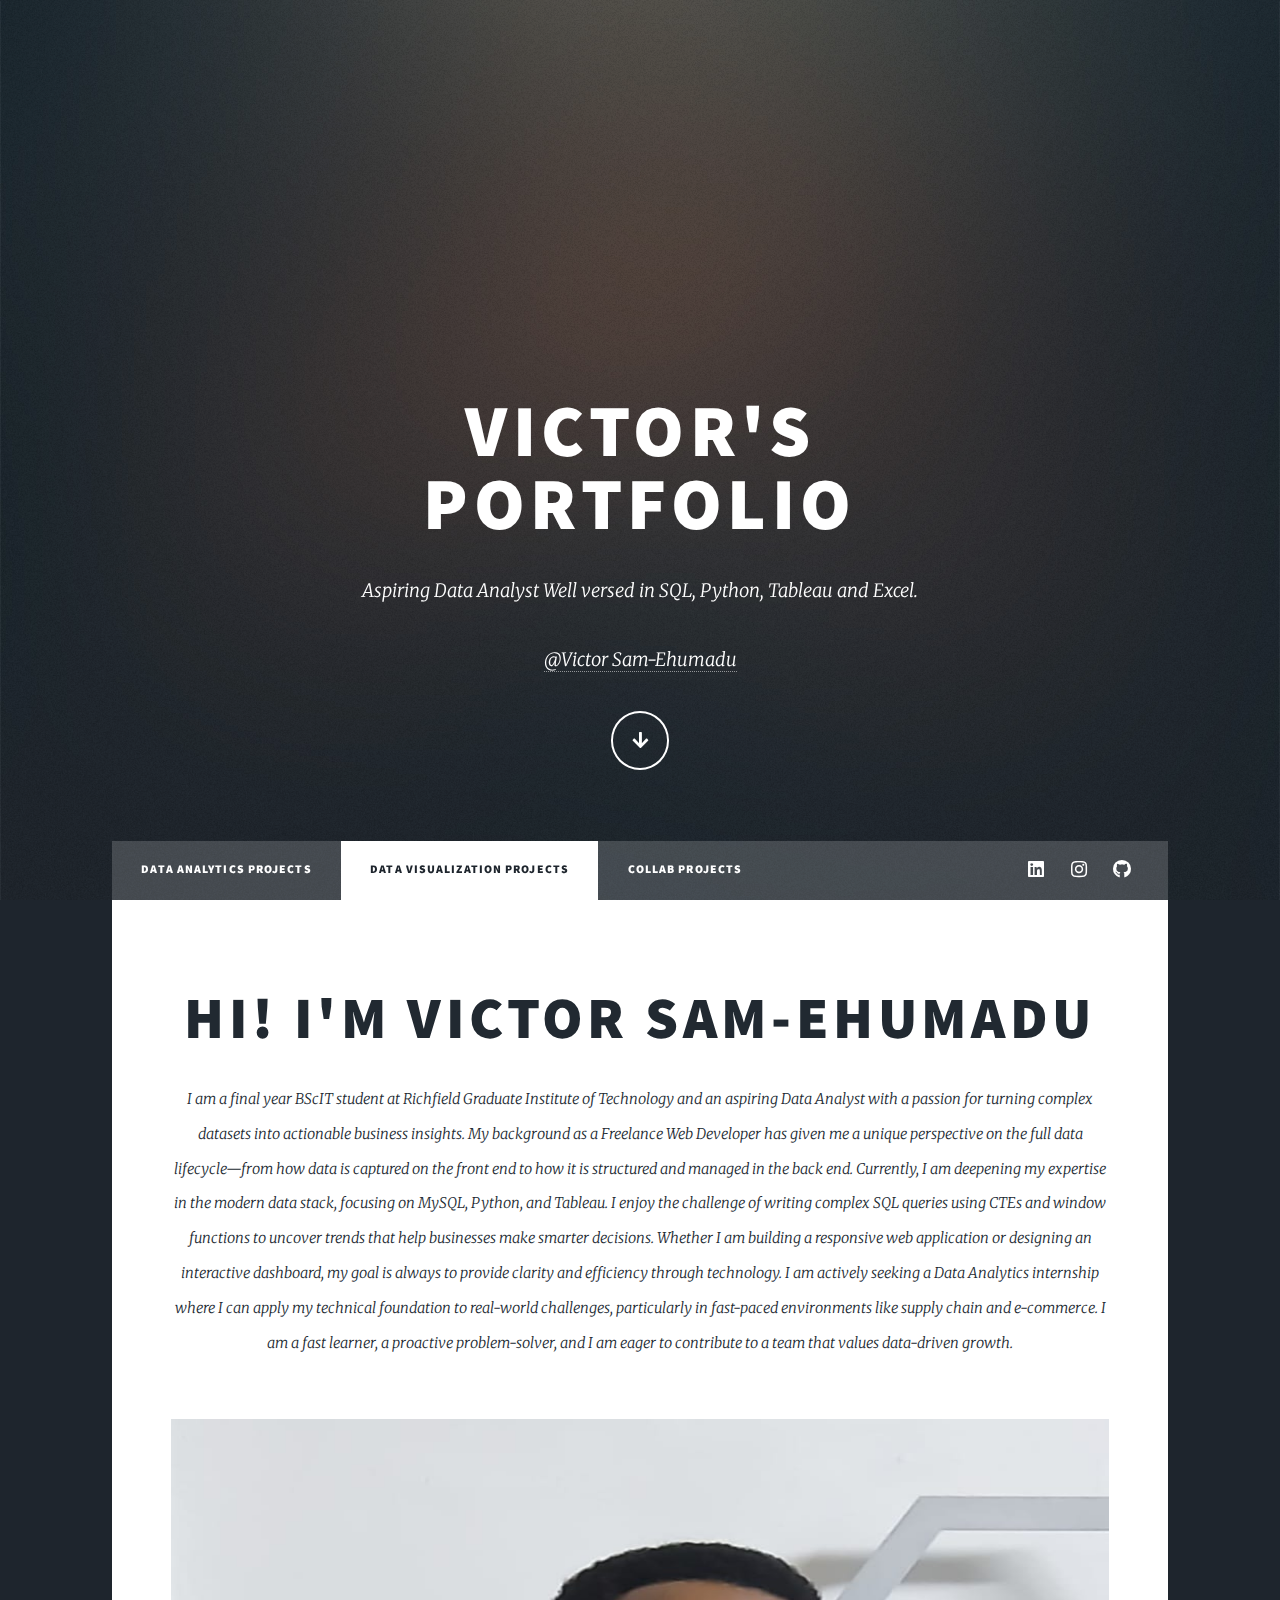
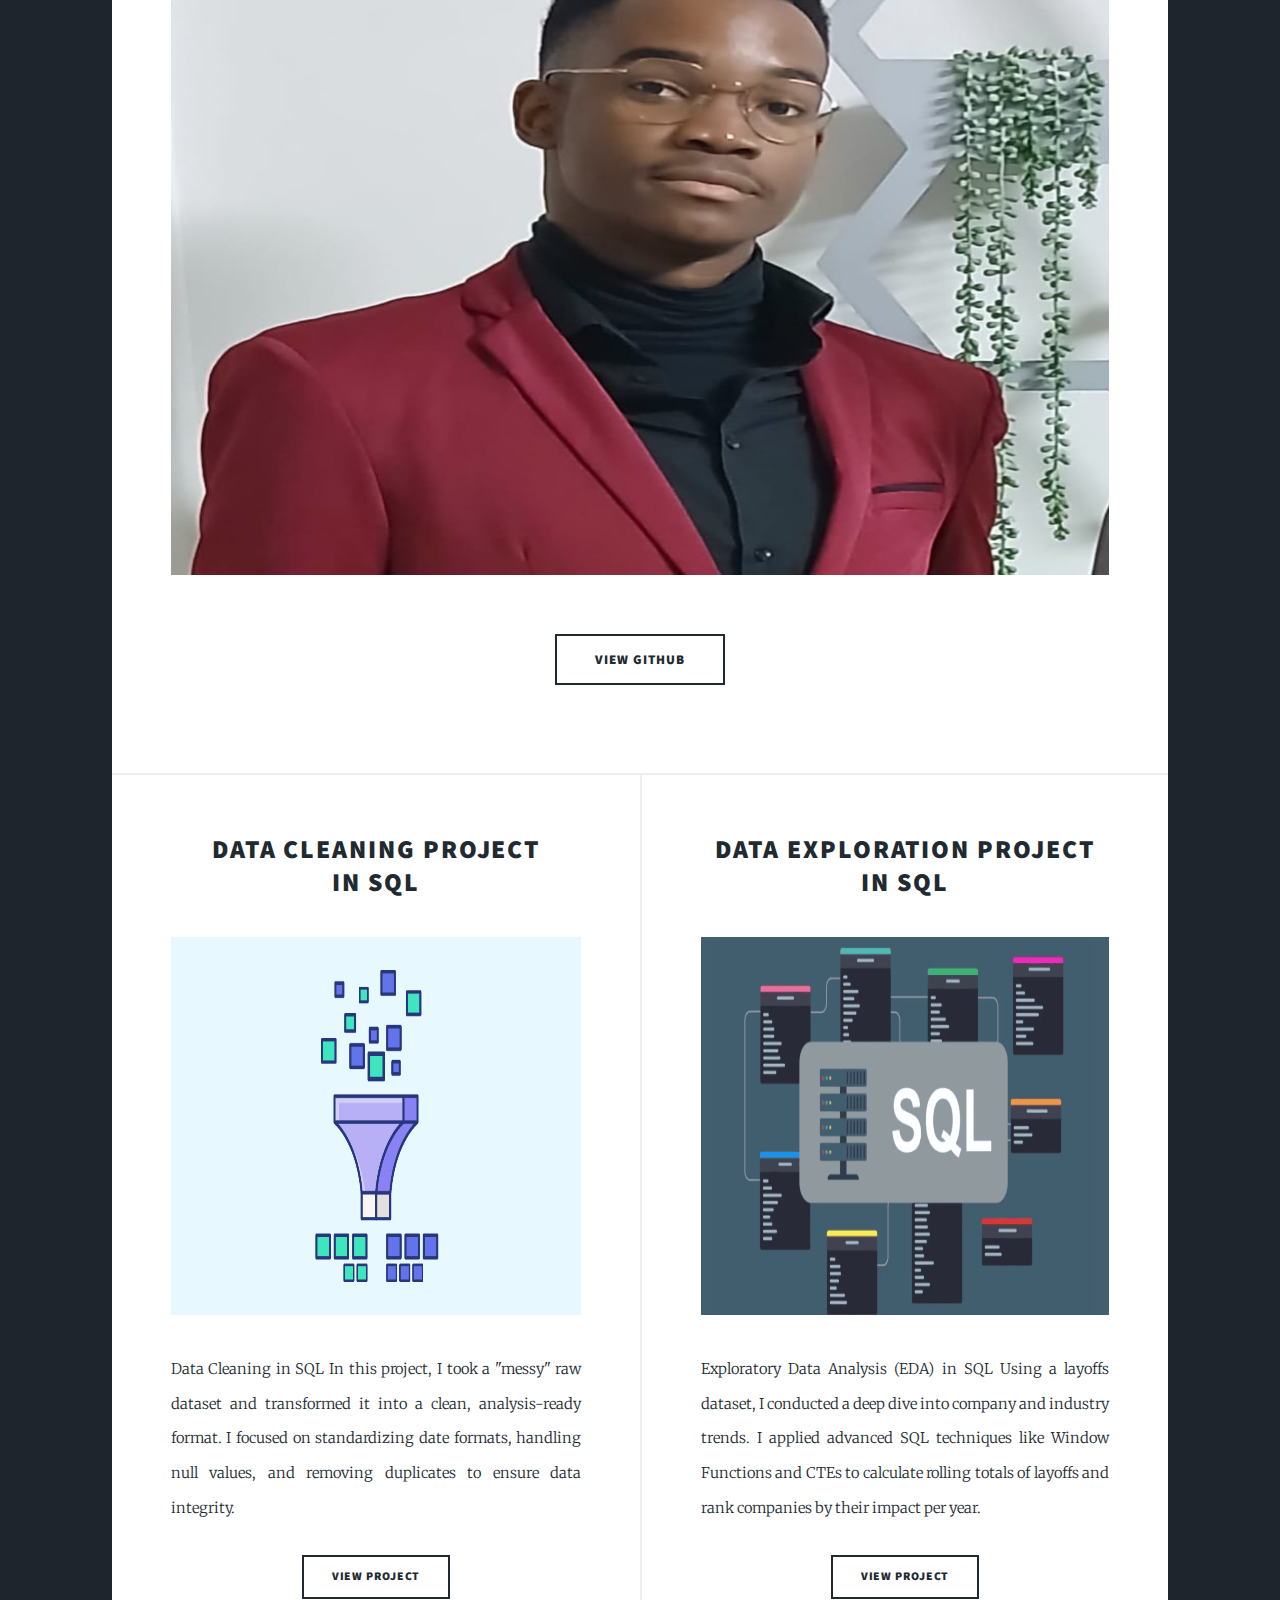
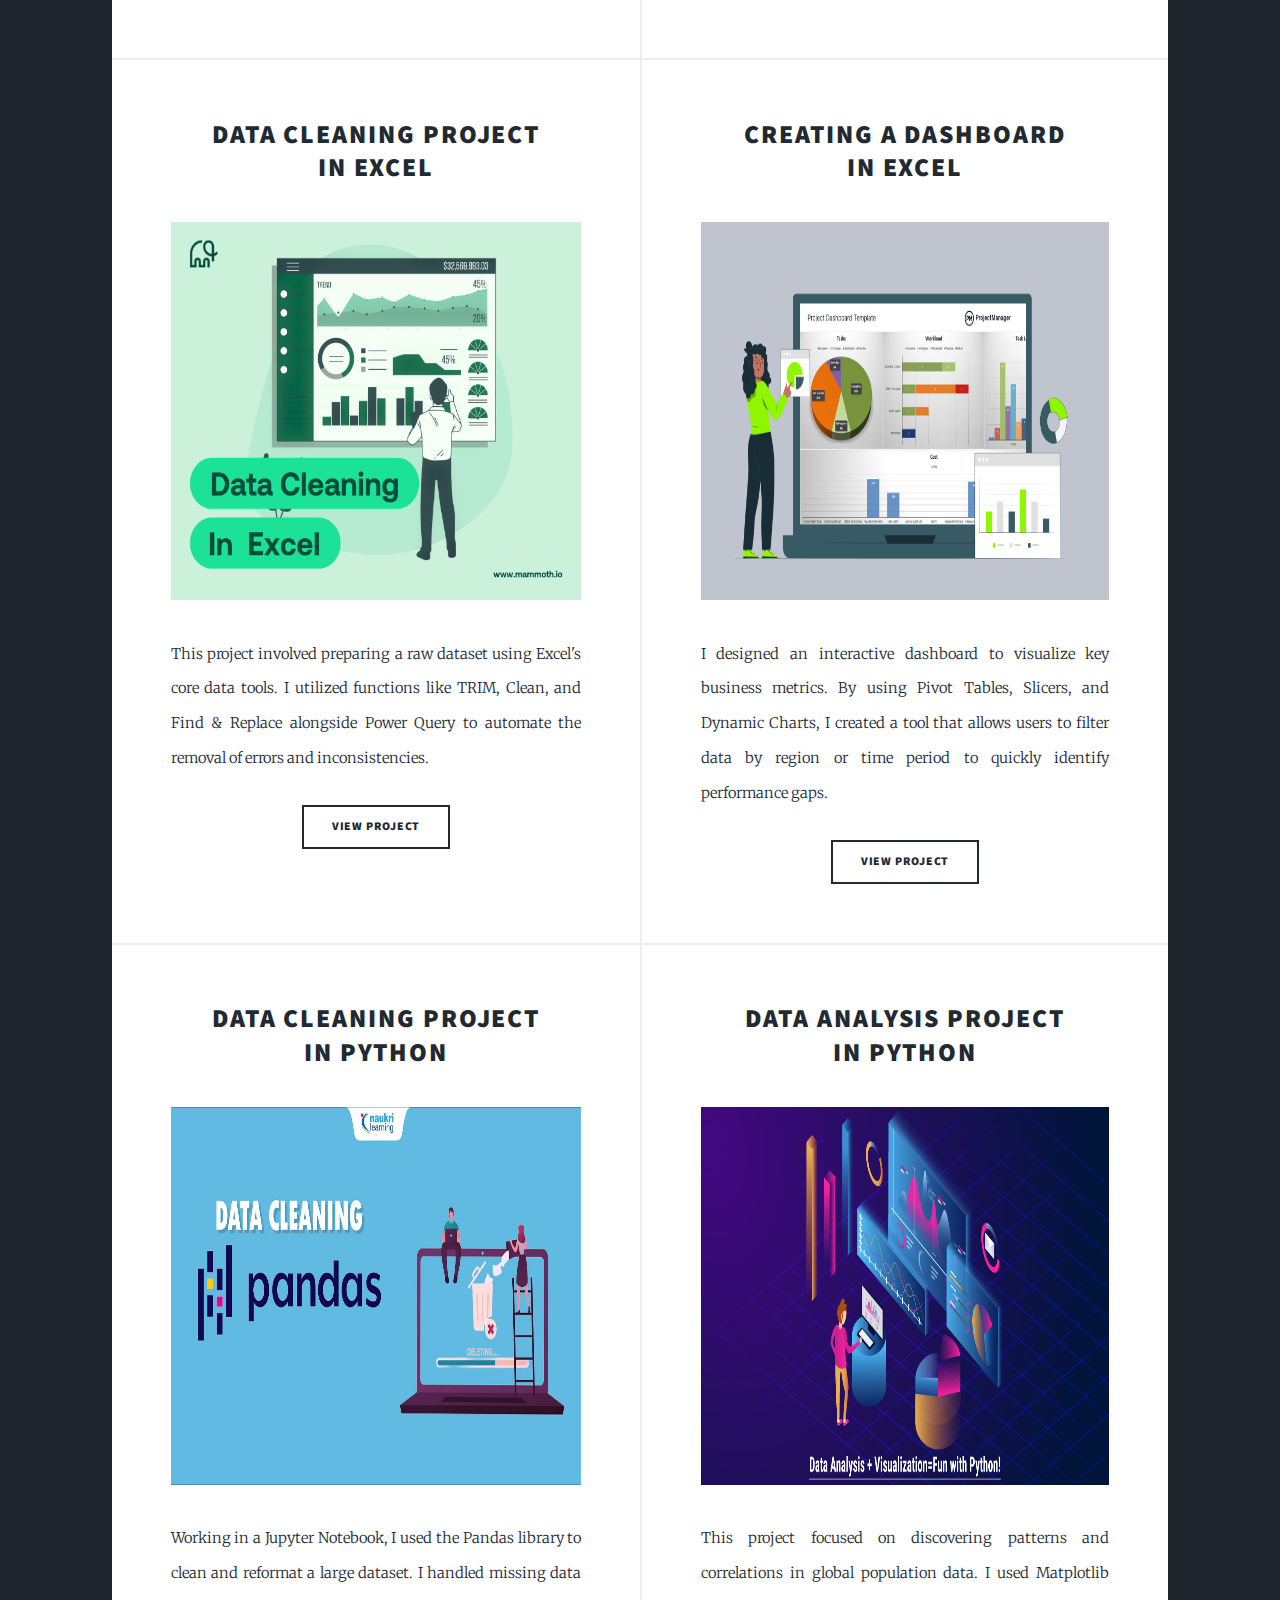
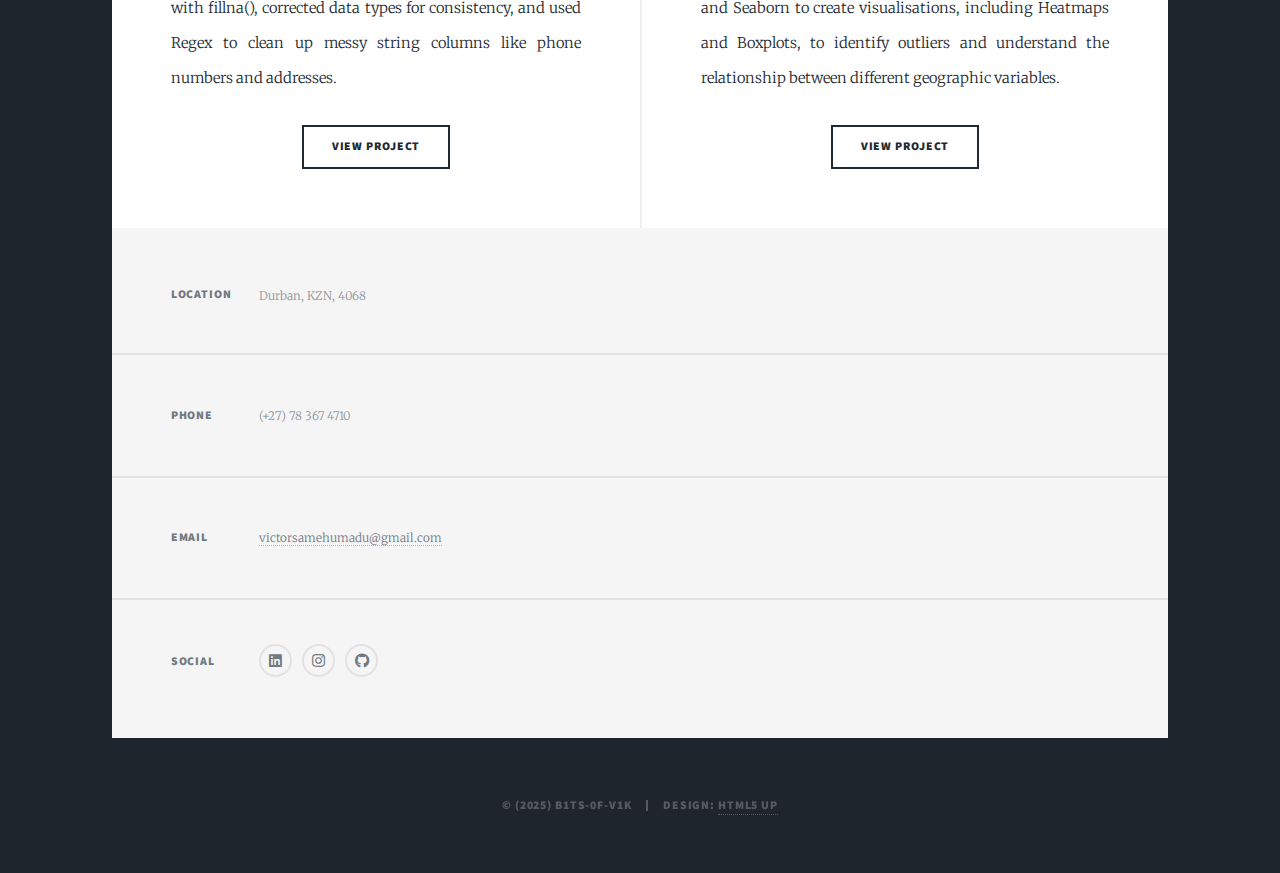
<file: Victor Sam-Ehumadu.html>
<!DOCTYPE HTML>
<!--
	Massively by HTML5 UP
	html5up.net | @ajlkn
	Free for personal and commercial use under the CCA 3.0 license (html5up.net/license)
-->
<html>
	<head>
		<title>Victor Sam-Ehumadu | Data Analytics Portfolio</title>
		<meta name="title" content="Victor Sam-Ehumadu | Data Analytics Portfolio">
		<meta name="description" content="3rd Year BScIT student and Aspiring Data Analyst specializing in SQL, Python, and Tableau.">
		
		<meta property="og:type" content="website">
		<meta property="og:url" content="https://b1t-0f-v1k.github.io/Portfolio-Website/">
		<meta property="og:title" content="Victor Sam-Ehumadu | Data Analytics Portfolio">
		<meta property="og:description" content="Explore my data cleaning, visualization, and collaborative IT projects.">
		<meta property="og:image" content="https://b1t-0f-v1k.github.io/Portfolio-Website/images/portfolio-preview.png">
		
		<meta property="twitter:card" content="summary_large_image">
		<meta property="twitter:url" content="https://b1t-0f-v1k.github.io/Portfolio-Website/">
		<meta property="twitter:title" content="Victor Sam-Ehumadu | Data Analytics Portfolio">
		<meta property="twitter:description" content="3rd Year BScIT student and Aspiring Data Analyst specializing in SQL, Python, and Tableau.">
		<meta property="twitter:image" content="https://b1t-0f-v1k.github.io/Portfolio-Website/images/portfolio-preview.png">
		<meta charset="utf-8" />
		<meta name="viewport" content="width=device-width, initial-scale=1, user-scalable=no" />

		<link rel="apple-touch-icon" sizes="180x180" href="images/apple-touch-icon.png">
		<link rel="icon" type="image/png" sizes="32x32" href="images/favicon-32x32.png">
		<link rel="icon" type="image/png" sizes="16x16" href="images/favicon-16x16.png">
		<link rel="manifest" href="images/site.webmanifest">
		
		<link rel="stylesheet" href="assets/css/main.css" />
		<noscript><link rel="stylesheet" href="assets/css/noscript.css" /></noscript>
	</head>
	<body class="is-preload">

		<!-- Wrapper -->
			<div id="wrapper" class="fade-in">

				<!-- Intro -->
					<div id="intro">
						<h1>Victor's<br />Portfolio</h1>
						<p>Aspiring Data Analyst Well versed in SQL, Python, Tableau and Excel.</p>
						<p><a href="https://www.linkedin.com/in/victor-sam-ehumadu-3a0aa6332/">@Victor Sam-Ehumadu</a></p>
						<ul class="actions">
							<li><a href="#header" class="button icon solid solo fa-arrow-down scrolly">Continue</a></li>
						</ul>
					</div>

				<!-- Header -->
					<header id="header">
						<a href="index.html" class="logo">Welcome</a>
					</header>

				<!-- Nav -->
					<nav id="nav">
						<ul class="links">
							<li><a href="index.html">Data Analytics Projects</a></li>
							<li class="active"><a href="generic.html">Data Visualization Projects</a></li>
							<li><a href="elements.html">Collab Projects</a></li>
						</ul>
						<ul class="icons">
							<li><a href="https://www.linkedin.com/in/victor-sam-ehumadu-3a0aa6332/" class="icon brands alt fa-linkedin"><span class="label">LinkedIn</span></a></li>
							<li><a href="https://www.instagram.com/b1ts.0f.v1c/" class="icon brands alt fa-instagram"><span class="label">Instagram</span></a></li>
							<li><a href="https://github.com/b1t-0f-v1k" class="icon brands alt fa-github"><span class="label">GitHub</span></a></li>
						</ul>
					</nav>

				<!-- Main -->
					<div id="main">

						<!-- Featured Post -->
							<article class="post featured">
								<header class="major">
									<h2><a href="https://www.linkedin.com/in/victor-sam-ehumadu-3a0aa6332/">Hi! I'm Victor Sam-Ehumadu</a></h2>
									<p>
										I am a final year BScIT student at Richfield Graduate Institute of Technology and an aspiring Data Analyst with a passion for turning complex datasets into actionable business insights. 
										My background as a Freelance Web Developer has given me a unique perspective on the full data lifecycle—from how data is captured on the front end to how it is structured and managed in the back end.
										Currently, I am deepening my expertise in the modern data stack, focusing on MySQL, Python, and Tableau. 
										I enjoy the challenge of writing complex SQL queries using CTEs and window functions to uncover trends that help businesses make smarter decisions. 
										Whether I am building a responsive web application or designing an interactive dashboard, my goal is always to provide clarity and efficiency through technology.
										I am actively seeking a Data Analytics internship where I can apply my technical foundation to real-world challenges, particularly in fast-paced environments like supply chain and e-commerce. 
										I am a fast learner, a proactive problem-solver, and I am eager to contribute to a team that values data-driven growth.
									</p>
								</header>
								<a class="image main"><img src="pic me.jpeg" alt="" style="height: 20cm;"/></a>
								<ul class="actions special">
									<li><a href="https://github.com/b1t-0f-v1k" class="button large">View GitHub</a></li>
								</ul>
							</article>

						<!-- Posts -->
							<section class="posts">
								<article>
									<header>
										<h2><a href="#">Data Cleaning Project<br />
										in SQL</a></h2>
									</header>
									<a href="#" class="image fit"><img src="images/data cleaning.png" alt="" style="height: 10cm" /></a>
									<p>
										Data Cleaning in SQL In this project, I took a "messy" raw dataset and transformed it into a clean, analysis-ready format. 
										I focused on standardizing date formats, handling null values, and removing duplicates to ensure data integrity.
									</p>
									<ul class="actions special">
										<li><a href="https://github.com/b1t-0f-v1k/MySQL-Projects/blob/main/Data%20Cleaning%20Project.sql" class="button">View Project</a></li>
									</ul>
								</article>
								<article>
									<header>
										<h2><a href="#">Data Exploration Project<br />
										in SQL</a></h2>
									</header>
									<a href="#" class="image fit"><img src="images/data exploration.png" alt="" style="height: 10cm" /></a>
									<p>
										Exploratory Data Analysis (EDA) in SQL Using a layoffs dataset, I conducted a deep dive into company and industry trends. 
										I applied advanced SQL techniques like Window Functions and CTEs to calculate rolling totals of layoffs and rank companies by their impact per year.
									</p>
									<ul class="actions special">
										<li><a href="https://github.com/b1t-0f-v1k/MySQL-Projects/blob/main/Exploratory%20Data%20Analysis.sql" class="button">View Project</a></li>
									</ul>
								</article>
								<article>
									<header>
										<h2><a href="#">Data Cleaning Project<br />
										in EXCEL</a></h2>
									</header>
									<a href="#" class="image fit"><img src="images/DC in excel.png" alt="" style="height: 10cm" /></a>
									<p>
										This project involved preparing a raw dataset using Excel's core data tools. 
										I utilized functions like TRIM, Clean, and Find & Replace alongside Power Query to automate the removal of errors and inconsistencies.
									</p>
									<ul class="actions special">
										<li><a href="https://github.com/b1t-0f-v1k/Excel-Projects/blob/main/Data%20Cleaning%20in%20Excel.xlsx" class="button">View Project</a></li>
									</ul>
								</article>
								<article>
									<header>
										<h2><a href="#">Creating a Dashboard<br />
										in EXCEL</a></h2>
									</header>
									<a href="#" class="image fit"><img src="images/dash in excel.png" alt="" style="height: 10cm" /></a>
									<p>
										I designed an interactive dashboard to visualize key business metrics. 
										By using Pivot Tables, Slicers, and Dynamic Charts, I created a tool that allows users to filter data by region or time period to quickly identify performance gaps.
									</p>
									<ul class="actions special">
										<li><a href="https://github.com/b1t-0f-v1k/Excel-Projects/blob/main/Excel%20Dashboard%20Project.xlsx" class="button">View Project</a></li>
									</ul>
								</article>
								<article>
									<header>
										<h2><a href="#">Data Cleaning Project<br />
										in Python</a></h2>
									</header>
									<a href="#" class="image fit"><img src="images/DC in py.png" alt="" style="height: 10cm" /></a>
									<p>
										Working in a Jupyter Notebook, I used the Pandas library to clean and reformat a large dataset. 
										I handled missing data with fillna(), corrected data types for consistency, and used Regex to clean up messy string columns like phone numbers and addresses.
									</p>
									<ul class="actions special">
										<li><a href="https://github.com/b1t-0f-v1k/Python-Projects/blob/main/Data%20Cleaning%20in%20Pandas.ipynb" class="button">View Project</a></li>
									</ul>
								</article>
								<article>
									<header>
										<h2><a href="#">Data Analysis Project<br />
										in Python</a></h2>
									</header>
									<a href="#" class="image fit"><img src="images/analysis in py.png" alt="" style="height: 10cm" /></a>
									<p>
										This project focused on discovering patterns and correlations in global population data. 
										I used Matplotlib and Seaborn to create visualisations, including Heatmaps and Boxplots, to identify outliers and understand the relationship between different geographic variables.
									</p>
									<ul class="actions special">
										<li><a href="https://github.com/b1t-0f-v1k/Python-Projects/blob/main/Exploratory%20Data%20Analysis.ipynb" class="button">View Project</a></li>
									</ul>
								</article>
							</section>

					</div>

				<!-- Footer -->
					<footer id="footer">
						<section class="split contact">
							<section class="alt">
								<h3>Location</h3>
								<p>Durban, KZN, 4068</p>
							</section>
							<section>
								<h3>Phone</h3>
								<p>(+27) 78 367 4710</p>
							</section>
							<section>
								<h3>Email</h3>
								<p><a href="mailto:victorsamehumadu@gmail.com">victorsamehumadu@gmail.com</a></p>
							</section>
							<section>
								<h3>Social</h3>
								<ul class="icons alt">
									<li><a href="https://www.linkedin.com/in/victor-sam-ehumadu-3a0aa6332/" class="icon brands alt fa-linkedin"><span class="label">LinkedIn</span></a></li>
									<li><a href="https://www.instagram.com/b1ts.0f.v1c/" class="icon brands alt fa-instagram"><span class="label">Instagram</span></a></li>
									<li><a href="https://github.com/b1t-0f-v1k" class="icon brands alt fa-github"><span class="label">GitHub</span></a></li>
								</ul>
							</section>
						</section>
					</footer>

				<!-- Copyright -->
					<div id="copyright">
						<ul><li>&copy; (2025) b1ts-0f-v1k</li><li>Design: <a href="https://html5up.net">HTML5 UP</a></li></ul>
					</div>

			</div>

		<!-- Scripts -->
			<script src="assets/js/jquery.min.js"></script>
			<script src="assets/js/jquery.scrollex.min.js"></script>
			<script src="assets/js/jquery.scrolly.min.js"></script>
			<script src="assets/js/browser.min.js"></script>
			<script src="assets/js/breakpoints.min.js"></script>
			<script src="assets/js/util.js"></script>
			<script src="assets/js/main.js"></script>

	</body>

</html>
</file>
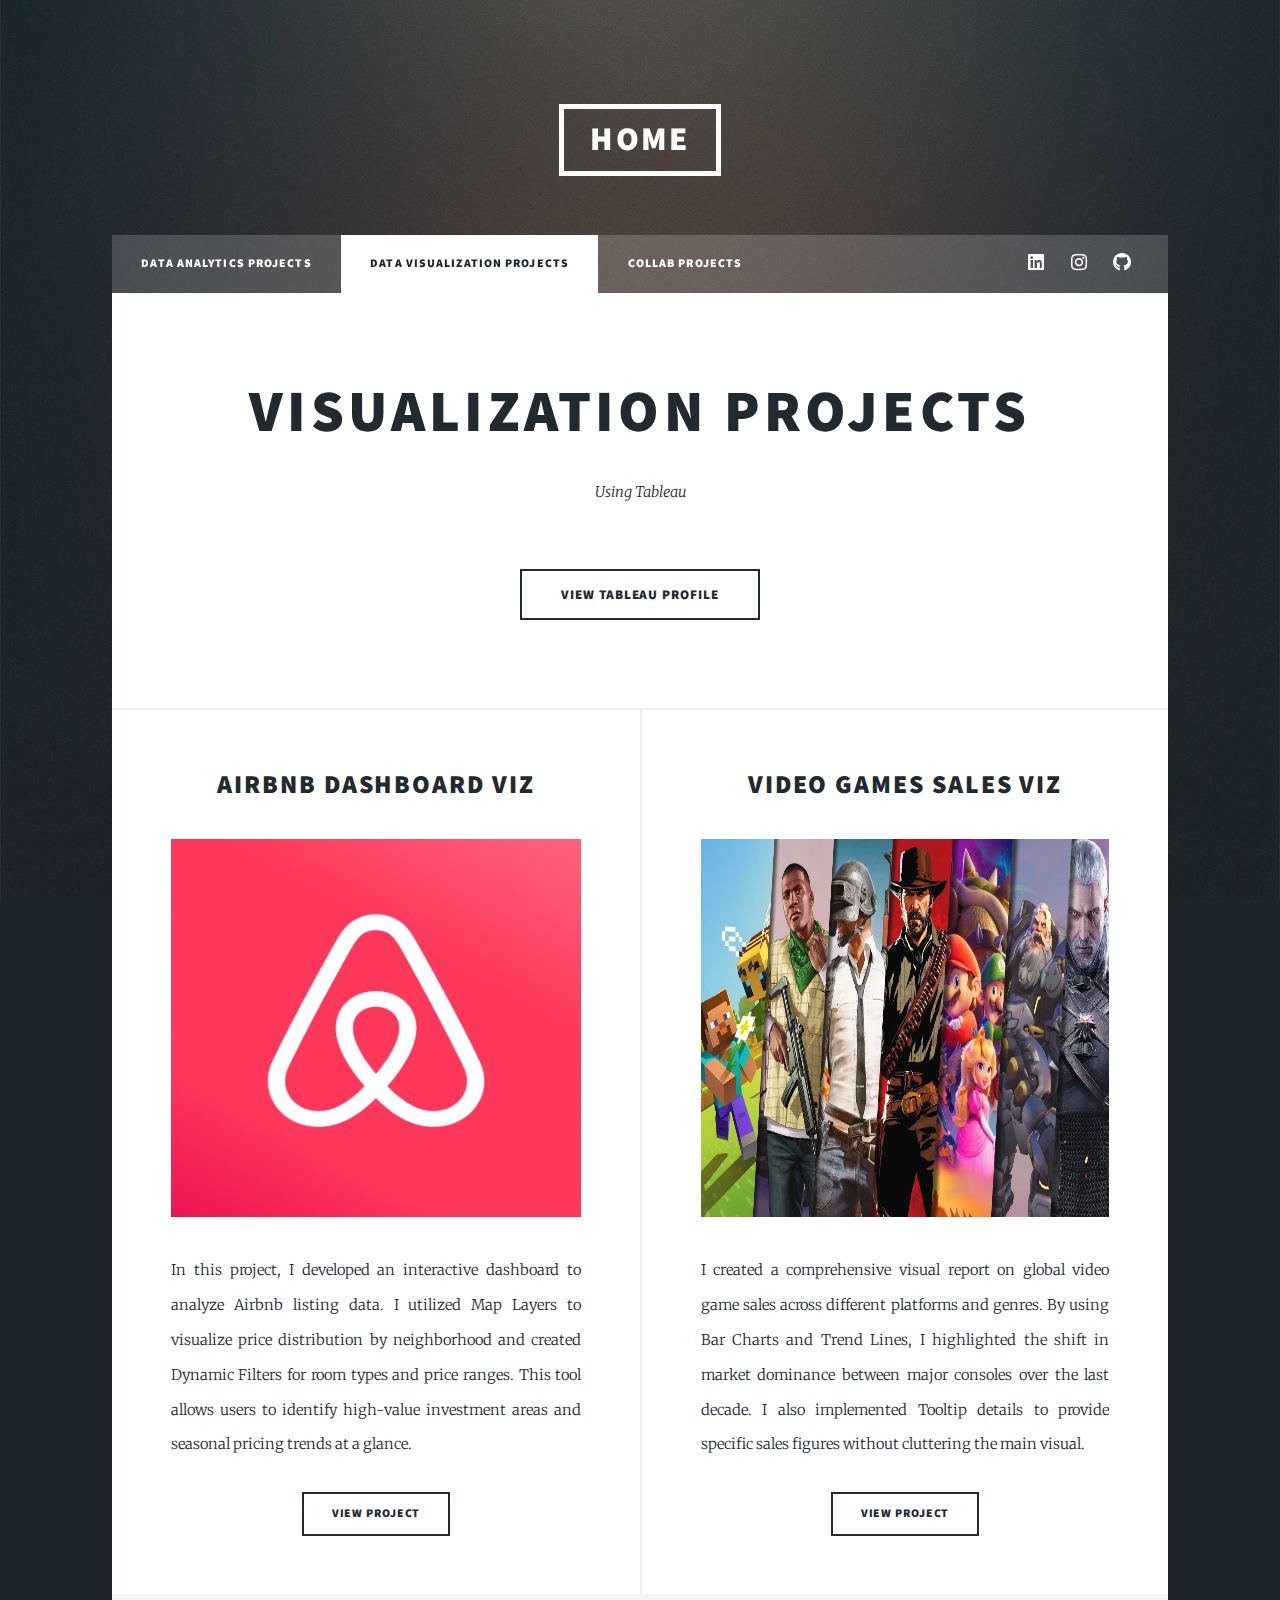
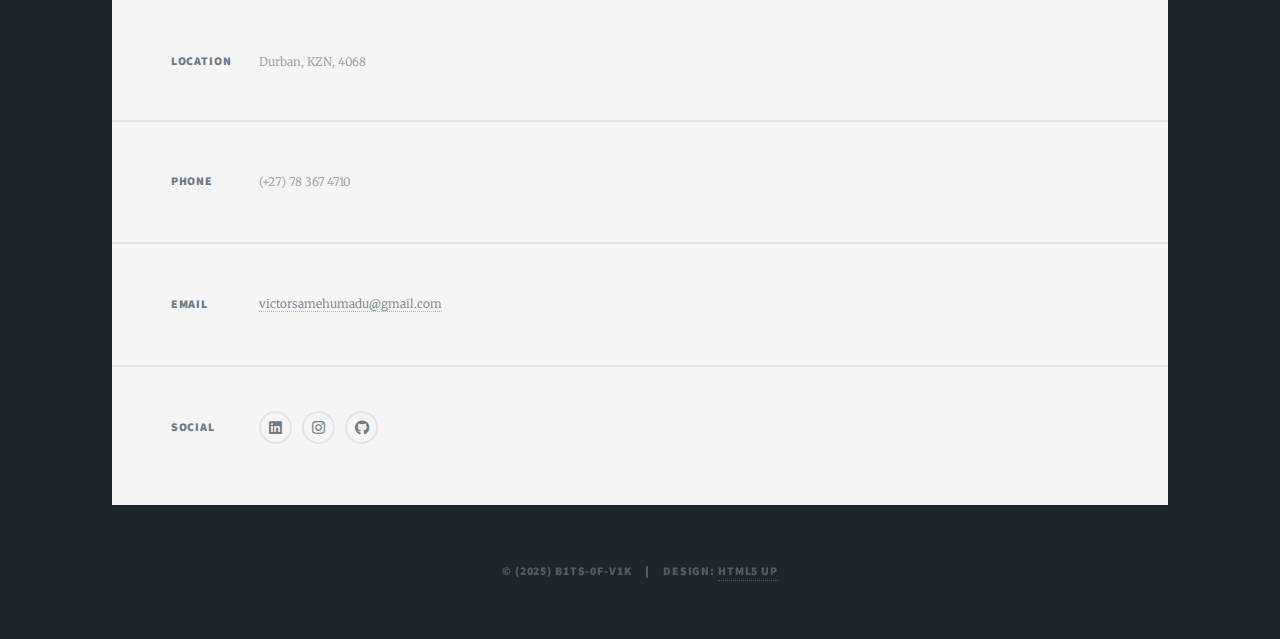
<file: Visualization Projects.html>
<!DOCTYPE HTML>
<!--
	Massively by HTML5 UP
	html5up.net | @ajlkn
	Free for personal and commercial use under the CCA 3.0 license (html5up.net/license)
-->
<html>
	<head>
		<title>Victor Sam-Ehumadu | Data Analytics Portfolio</title>
		<meta charset="utf-8" />
		<meta name="viewport" content="width=device-width, initial-scale=1, user-scalable=no" />

		<link rel="apple-touch-icon" sizes="180x180" href="images/apple-touch-icon.png">
		<link rel="icon" type="image/png" sizes="32x32" href="images/favicon-32x32.png">
		<link rel="icon" type="image/png" sizes="16x16" href="images/favicon-16x16.png">
		<link rel="manifest" href="images/site.webmanifest">
		<link rel="stylesheet" href="assets/css/main.css" />
		
		<noscript><link rel="stylesheet" href="assets/css/noscript.css" /></noscript>
	</head>
	<body class="is-preload">

		<!-- Wrapper -->
			<div id="wrapper">

				<!-- Header -->
					<header id="header">
						<a href="index.html" class="logo">Home</a>
					</header>

				<!-- Nav -->
					<nav id="nav">
						<ul class="links">
							<li><a href="Victor Sam-Ehumadu.html">Data Analytics Projects</a></li>
							<li class="active"><a href="Visualization Projects.html">Data Visualization Projects</a></li>
							<li><a href="Collaborative Projects.html">Collab Projects</a></li>
						</ul>
						<ul class="icons">
							<li><a href="https://www.linkedin.com/in/victor-sam-ehumadu-3a0aa6332/" class="icon brands alt fa-linkedin"><span class="label">LinkedIn</span></a></li>
							<li><a href="https://www.instagram.com/b1ts.0f.v1c/" class="icon brands alt fa-instagram"><span class="label">Instagram</span></a></li>
							<li><a href="https://github.com/b1t-0f-v1k" class="icon brands alt fa-github"><span class="label">GitHub</span></a></li>
						</ul>
					</nav>

				<!-- Main -->
					<div id="main">
						<!-- Featured Post -->
							<article class="post featured">
								<header class="major">
									<h2><a href="https://www.linkedin.com/in/victor-sam-ehumadu-3a0aa6332/">Visualization Projects</a></h2>
									<p>Using Tableau</p>
								</header>
								<ul class="actions special">
									<li><a href="https://github.com/b1t-0f-v1k" class="button large">View Tableau Profile</a></li>
								</ul>
							</article>

							<section class="posts">
								<article>
									<header>
										<h2><a href="#">Airbnb Dashboard Viz</a></h2>
									</header>
									<a href="#" class="image fit"><img src="images/airbnb logo.png" alt="" style="height: 10cm"/></a>
									<p>
										In this project, I developed an interactive dashboard to analyze Airbnb listing data. 
										I utilized Map Layers to visualize price distribution by neighborhood and created Dynamic Filters for room types and price ranges. 
										This tool allows users to identify high-value investment areas and seasonal pricing trends at a glance.
									</p>
									<ul class="actions special">
										<li><a href="https://public.tableau.com/app/profile/victorr.sam.ehumadu/viz/TableauDashboardforAirbnb2016/Dashboard1" class="button">View Project</a></li>
									</ul>
								</article>
								<article>
									<header>
										<h2><a href="#">Video Games Sales Viz</a></h2>
									</header>
									<a href="" class="image fit"><img src="images/videoG.png" alt="" style="height: 10cm" /></a>
									<p>
										I created a comprehensive visual report on global video game sales across different platforms and genres. 
										By using Bar Charts and Trend Lines, I highlighted the shift in market dominance between major consoles over the last decade. 
										I also implemented Tooltip details to provide specific sales figures without cluttering the main visual.
									</p>
									<ul class="actions special">
										<li><a href="https://public.tableau.com/app/profile/victorr.sam.ehumadu/viz/VideoGameSales_17669342315610/Sheet1" class="button">View Project</a></li>
									</ul>
								</article>
						</section>
						

					</div>

				<!-- Footer -->
					<footer id="footer">
						<section class="split contact">
							<section class="alt">
								<h3>Location</h3>
								<p>Durban, KZN, 4068</p>
							</section>
							<section>
								<h3>Phone</h3>
								<p>(+27) 78 367 4710</p>
							</section>
							<section>
								<h3>Email</h3>
								<p><a href="mailto:victorsamehumadu@gmail.com">victorsamehumadu@gmail.com</a></p>
							</section>
							<section>
								<h3>Social</h3>
								<ul class="icons alt">
									<li><a href="https://www.linkedin.com/in/victor-sam-ehumadu-3a0aa6332/" class="icon brands alt fa-linkedin"><span class="label">LinkedIn</span></a></li>
									<li><a href="https://www.instagram.com/b1ts.0f.v1c/" class="icon brands alt fa-instagram"><span class="label">Instagram</span></a></li>
									<li><a href="https://github.com/b1t-0f-v1k" class="icon brands alt fa-github"><span class="label">GitHub</span></a></li>
								</ul>
							</section>
						</section>
					</footer>

				<!-- Copyright -->
					<div id="copyright">
						<ul><li>&copy; (2025) B1ts-0f-V1k</li><li>Design: <a href="https://html5up.net">HTML5 UP</a></li></ul>
					</div>

			</div>

		<!-- Scripts -->
			<script src="assets/js/jquery.min.js"></script>
			<script src="assets/js/jquery.scrollex.min.js"></script>
			<script src="assets/js/jquery.scrolly.min.js"></script>
			<script src="assets/js/browser.min.js"></script>
			<script src="assets/js/breakpoints.min.js"></script>
			<script src="assets/js/util.js"></script>
			<script src="assets/js/main.js"></script>

	</body>

</html>
</file>
<file: assets/css/main.css>
@import url(fontawesome-all.min.css);
@import url("https://fonts.googleapis.com/css?family=Merriweather:300,700,300italic,700italic|Source+Sans+Pro:900");

/*
	Massively by HTML5 UP
	html5up.net | @ajlkn
	Free for personal and commercial use under the CCA 3.0 license (html5up.net/license)
*/

html, body, div, span, applet, object,
iframe, h1, h2, h3, h4, h5, h6, p, blockquote,
pre, a, abbr, acronym, address, big, cite,
code, del, dfn, em, img, ins, kbd, q, s, samp,
small, strike, strong, sub, sup, tt, var, b,
u, i, center, dl, dt, dd, ol, ul, li, fieldset,
form, label, legend, table, caption, tbody,
tfoot, thead, tr, th, td, article, aside,
canvas, details, embed, figure, figcaption,
footer, header, hgroup, menu, nav, output, ruby,
section, summary, time, mark, audio, video {
	margin: 0;
	padding: 0;
	border: 0;
	font-size: 100%;
	font: inherit;
	vertical-align: baseline;}

article, aside, details, figcaption, figure,
footer, header, hgroup, menu, nav, section {
	display: block;}

body {
	line-height: 1;
}

ol, ul {
	list-style: none;
}

blockquote, q {
	quotes: none;
}

	blockquote:before, blockquote:after, q:before, q:after {
		content: '';
		content: none;
	}

table {
	border-collapse: collapse;
	border-spacing: 0;
}

body {
	-webkit-text-size-adjust: none;
}

mark {
	background-color: transparent;
	color: inherit;
}

input::-moz-focus-inner {
	border: 0;
	padding: 0;
}

input, select, textarea {
	-moz-appearance: none;
	-webkit-appearance: none;
	-ms-appearance: none;
	appearance: none;
}

/* Basic */

	@-ms-viewport {
		width: device-width;
	}

	body {
		-ms-overflow-style: scrollbar;
	}

	@media screen and (max-width: 480px) {

		html, body {
			min-width: 320px;
		}

	}

	html {
		box-sizing: border-box;
	}

	*, *:before, *:after {
		box-sizing: inherit;
	}

	body {
		background-color: #1e252d;
	}

		body.is-preload *, body.is-preload *:before, body.is-preload *:after {
			-moz-animation: none !important;
			-webkit-animation: none !important;
			-ms-animation: none !important;
			animation: none !important;
			-moz-transition: none !important;
			-webkit-transition: none !important;
			-ms-transition: none !important;
			transition: none !important;
		}

/* Type */

	html {
		font-size: 16pt;
	}

		@media screen and (max-width: 1680px) {

			html {
				font-size: 12pt;
			}

		}

		@media screen and (max-width: 1280px) {

			html {
				font-size: 11pt;
			}

		}

		@media screen and (max-width: 360px) {

			html {
				font-size: 10pt;
			}

		}

	body {
		color: #212931;
	}

	body, input, select, textarea {
		font-family: "Merriweather", Georgia, serif;
		font-weight: 300;
		font-size: 1rem;
		line-height: 2.375;
	}

	a {
		-moz-transition: color 0.2s ease-in-out, background-color 0.2s ease-in-out, border-color 0.2s ease-in-out, box-shadow 0.2s ease-in-out;
		-webkit-transition: color 0.2s ease-in-out, background-color 0.2s ease-in-out, border-color 0.2s ease-in-out, box-shadow 0.2s ease-in-out;
		-ms-transition: color 0.2s ease-in-out, background-color 0.2s ease-in-out, border-color 0.2s ease-in-out, box-shadow 0.2s ease-in-out;
		transition: color 0.2s ease-in-out, background-color 0.2s ease-in-out, border-color 0.2s ease-in-out, box-shadow 0.2s ease-in-out;
		border-bottom: dotted 1px;
		text-decoration: none;
	}

		a:hover {
			border-bottom-color: transparent;
		}

	strong, b {
		font-weight: 600;
	}

	em, i {
		font-style: italic;
	}

	p {
		text-align: justify;
		margin: 0 0 2rem 0;
	}

	h1, h2, h3, h4, h5, h6 {
		font-family: "Source Sans Pro", Helvetica, sans-serif;
		font-weight: 900;
		line-height: 1.5;
		letter-spacing: 0.075em;
		text-transform: uppercase;
		margin: 0 0 1rem 0;
	}

		h1 a, h2 a, h3 a, h4 a, h5 a, h6 a {
			border-bottom: 0;
			color: inherit;
			text-decoration: none;
		}

	h1 {
		font-size: 4rem;
		line-height: 1.1;
		margin: 0 0 2rem 0;
	}

	h2 {
		font-size: 1.75rem;
		line-height: 1.3;
		margin: 0 0 1.5rem 0;
	}

	h3 {
		font-size: 1.25rem;
		margin: 0 0 1.5rem 0;
	}

	h4 {
		font-size: 1rem;
	}

	h5 {
		font-size: 0.9rem;
	}

	h6 {
		font-size: 0.8rem;
	}

	sub {
		font-size: 0.8rem;
		position: relative;
		top: 0.5rem;
	}

	sup {
		font-size: 0.8rem;
		position: relative;
		top: -0.5rem;
	}

	blockquote {
		border-left: solid 4px;
		font-style: italic;
		margin: 0 0 2rem 0;
		padding: 0.5rem 0 0.5rem 2rem;
	}

	code {
		border: solid 2px;
		font-family: "Courier New", monospace;
		font-size: 0.9rem;
		margin: 0 0.25rem;
		padding: 0.25rem 0.65rem;
	}

	pre {
		-webkit-overflow-scrolling: touch;
		font-family: "Courier New", monospace;
		font-size: 0.9rem;
		margin: 0 0 2rem 0;
	}

		pre code {
			display: block;
			line-height: 1.75;
			padding: 1rem 1.5rem;
			overflow-x: auto;
		}

	hr {
		border: 0;
		border-bottom: solid 2px;
		margin: 3rem 0;
	}

		hr.major {
			margin: 5rem 0;
		}

	.align-left {
		text-align: left;
	}

	.align-center {
		text-align: center;
	}

	.align-right {
		text-align: right;
	}

	input, select, textarea {
		color: #212931;
	}

	a {
		color: #212931;
		border-bottom-color: rgba(33, 41, 49, 0.5);
	}

		a:hover {
			border-bottom-color: transparent;
			color: #18bfef !important;
		}

	strong, b {
		color: #212931;
	}

	h1, h2, h3, h4, h5, h6 {
		color: #212931;
	}

	blockquote {
		border-left-color: #eeeeee;
	}

	code {
		background: rgba(220, 220, 220, 0.25);
		border-color: #eeeeee;
	}

	hr {
		border-bottom-color: #eeeeee;
	}

/* Row */

	.row {
		display: flex;
		flex-wrap: wrap;
		box-sizing: border-box;
		align-items: stretch;
	}

		.row > * {
			box-sizing: border-box;
		}

		.row.gtr-uniform > * > :last-child {
			margin-bottom: 0;
		}

		.row.aln-left {
			justify-content: flex-start;
		}

		.row.aln-center {
			justify-content: center;
		}

		.row.aln-right {
			justify-content: flex-end;
		}

		.row.aln-top {
			align-items: flex-start;
		}

		.row.aln-middle {
			align-items: center;
		}

		.row.aln-bottom {
			align-items: flex-end;
		}

		.row > .imp {
			order: -1;
		}

		.row > .col-1 {
			width: 8.33333%;
		}

		.row > .off-1 {
			margin-left: 8.33333%;
		}

		.row > .col-2 {
			width: 16.66667%;
		}

		.row > .off-2 {
			margin-left: 16.66667%;
		}

		.row > .col-3 {
			width: 25%;
		}

		.row > .off-3 {
			margin-left: 25%;
		}

		.row > .col-4 {
			width: 33.33333%;
		}

		.row > .off-4 {
			margin-left: 33.33333%;
		}

		.row > .col-5 {
			width: 41.66667%;
		}

		.row > .off-5 {
			margin-left: 41.66667%;
		}

		.row > .col-6 {
			width: 50%;
		}

		.row > .off-6 {
			margin-left: 50%;
		}

		.row > .col-7 {
			width: 58.33333%;
		}

		.row > .off-7 {
			margin-left: 58.33333%;
		}

		.row > .col-8 {
			width: 66.66667%;
		}

		.row > .off-8 {
			margin-left: 66.66667%;
		}

		.row > .col-9 {
			width: 75%;
		}

		.row > .off-9 {
			margin-left: 75%;
		}

		.row > .col-10 {
			width: 83.33333%;
		}

		.row > .off-10 {
			margin-left: 83.33333%;
		}

		.row > .col-11 {
			width: 91.66667%;
		}

		.row > .off-11 {
			margin-left: 91.66667%;
		}

		.row > .col-12 {
			width: 100%;
		}

		.row > .off-12 {
			margin-left: 100%;
		}

		.row.gtr-0 {
			margin-top: 0;
			margin-left: 0rem;
		}

			.row.gtr-0 > * {
				padding: 0 0 0 0rem;
			}

			.row.gtr-0.gtr-uniform {
				margin-top: 0rem;
			}

				.row.gtr-0.gtr-uniform > * {
					padding-top: 0rem;
				}

		.row.gtr-25 {
			margin-top: 0;
			margin-left: -0.375rem;
		}

			.row.gtr-25 > * {
				padding: 0 0 0 0.375rem;
			}

			.row.gtr-25.gtr-uniform {
				margin-top: -0.375rem;
			}

				.row.gtr-25.gtr-uniform > * {
					padding-top: 0.375rem;
				}

		.row.gtr-50 {
			margin-top: 0;
			margin-left: -0.75rem;
		}

			.row.gtr-50 > * {
				padding: 0 0 0 0.75rem;
			}

			.row.gtr-50.gtr-uniform {
				margin-top: -0.75rem;
			}

				.row.gtr-50.gtr-uniform > * {
					padding-top: 0.75rem;
				}

		.row {
			margin-top: 0;
			margin-left: -1.5rem;
		}

			.row > * {
				padding: 0 0 0 1.5rem;
			}

			.row.gtr-uniform {
				margin-top: -1.5rem;
			}

				.row.gtr-uniform > * {
					padding-top: 1.5rem;
				}

		.row.gtr-150 {
			margin-top: 0;
			margin-left: -2.25rem;
		}

			.row.gtr-150 > * {
				padding: 0 0 0 2.25rem;
			}

			.row.gtr-150.gtr-uniform {
				margin-top: -2.25rem;
			}

				.row.gtr-150.gtr-uniform > * {
					padding-top: 2.25rem;
				}

		.row.gtr-200 {
			margin-top: 0;
			margin-left: -3rem;
		}

			.row.gtr-200 > * {
				padding: 0 0 0 3rem;
			}

			.row.gtr-200.gtr-uniform {
				margin-top: -3rem;
			}

				.row.gtr-200.gtr-uniform > * {
					padding-top: 3rem;
				}

		@media screen and (max-width: 1680px) {

			.row {
				display: flex;
				flex-wrap: wrap;
				box-sizing: border-box;
				align-items: stretch;
			}

				.row > * {
					box-sizing: border-box;
				}

				.row.gtr-uniform > * > :last-child {
					margin-bottom: 0;
				}

				.row.aln-left {
					justify-content: flex-start;
				}

				.row.aln-center {
					justify-content: center;
				}

				.row.aln-right {
					justify-content: flex-end;
				}

				.row.aln-top {
					align-items: flex-start;
				}

				.row.aln-middle {
					align-items: center;
				}

				.row.aln-bottom {
					align-items: flex-end;
				}

				.row > .imp-xlarge {
					order: -1;
				}

				.row > .col-1-xlarge {
					width: 8.33333%;
				}

				.row > .off-1-xlarge {
					margin-left: 8.33333%;
				}

				.row > .col-2-xlarge {
					width: 16.66667%;
				}

				.row > .off-2-xlarge {
					margin-left: 16.66667%;
				}

				.row > .col-3-xlarge {
					width: 25%;
				}

				.row > .off-3-xlarge {
					margin-left: 25%;
				}

				.row > .col-4-xlarge {
					width: 33.33333%;
				}

				.row > .off-4-xlarge {
					margin-left: 33.33333%;
				}

				.row > .col-5-xlarge {
					width: 41.66667%;
				}

				.row > .off-5-xlarge {
					margin-left: 41.66667%;
				}

				.row > .col-6-xlarge {
					width: 50%;
				}

				.row > .off-6-xlarge {
					margin-left: 50%;
				}

				.row > .col-7-xlarge {
					width: 58.33333%;
				}

				.row > .off-7-xlarge {
					margin-left: 58.33333%;
				}

				.row > .col-8-xlarge {
					width: 66.66667%;
				}

				.row > .off-8-xlarge {
					margin-left: 66.66667%;
				}

				.row > .col-9-xlarge {
					width: 75%;
				}

				.row > .off-9-xlarge {
					margin-left: 75%;
				}

				.row > .col-10-xlarge {
					width: 83.33333%;
				}

				.row > .off-10-xlarge {
					margin-left: 83.33333%;
				}

				.row > .col-11-xlarge {
					width: 91.66667%;
				}

				.row > .off-11-xlarge {
					margin-left: 91.66667%;
				}

				.row > .col-12-xlarge {
					width: 100%;
				}

				.row > .off-12-xlarge {
					margin-left: 100%;
				}

				.row.gtr-0 {
					margin-top: 0;
					margin-left: 0rem;
				}

					.row.gtr-0 > * {
						padding: 0 0 0 0rem;
					}

					.row.gtr-0.gtr-uniform {
						margin-top: 0rem;
					}

						.row.gtr-0.gtr-uniform > * {
							padding-top: 0rem;
						}

				.row.gtr-25 {
					margin-top: 0;
					margin-left: -0.375rem;
				}

					.row.gtr-25 > * {
						padding: 0 0 0 0.375rem;
					}

					.row.gtr-25.gtr-uniform {
						margin-top: -0.375rem;
					}

						.row.gtr-25.gtr-uniform > * {
							padding-top: 0.375rem;
						}

				.row.gtr-50 {
					margin-top: 0;
					margin-left: -0.75rem;
				}

					.row.gtr-50 > * {
						padding: 0 0 0 0.75rem;
					}

					.row.gtr-50.gtr-uniform {
						margin-top: -0.75rem;
					}

						.row.gtr-50.gtr-uniform > * {
							padding-top: 0.75rem;
						}

				.row {
					margin-top: 0;
					margin-left: -1.5rem;
				}

					.row > * {
						padding: 0 0 0 1.5rem;
					}

					.row.gtr-uniform {
						margin-top: -1.5rem;
					}

						.row.gtr-uniform > * {
							padding-top: 1.5rem;
						}

				.row.gtr-150 {
					margin-top: 0;
					margin-left: -2.25rem;
				}

					.row.gtr-150 > * {
						padding: 0 0 0 2.25rem;
					}

					.row.gtr-150.gtr-uniform {
						margin-top: -2.25rem;
					}

						.row.gtr-150.gtr-uniform > * {
							padding-top: 2.25rem;
						}

				.row.gtr-200 {
					margin-top: 0;
					margin-left: -3rem;
				}

					.row.gtr-200 > * {
						padding: 0 0 0 3rem;
					}

					.row.gtr-200.gtr-uniform {
						margin-top: -3rem;
					}

						.row.gtr-200.gtr-uniform > * {
							padding-top: 3rem;
						}

		}

		@media screen and (max-width: 1280px) {

			.row {
				display: flex;
				flex-wrap: wrap;
				box-sizing: border-box;
				align-items: stretch;
			}

				.row > * {
					box-sizing: border-box;
				}

				.row.gtr-uniform > * > :last-child {
					margin-bottom: 0;
				}

				.row.aln-left {
					justify-content: flex-start;
				}

				.row.aln-center {
					justify-content: center;
				}

				.row.aln-right {
					justify-content: flex-end;
				}

				.row.aln-top {
					align-items: flex-start;
				}

				.row.aln-middle {
					align-items: center;
				}

				.row.aln-bottom {
					align-items: flex-end;
				}

				.row > .imp-large {
					order: -1;
				}

				.row > .col-1-large {
					width: 8.33333%;
				}

				.row > .off-1-large {
					margin-left: 8.33333%;
				}

				.row > .col-2-large {
					width: 16.66667%;
				}

				.row > .off-2-large {
					margin-left: 16.66667%;
				}

				.row > .col-3-large {
					width: 25%;
				}

				.row > .off-3-large {
					margin-left: 25%;
				}

				.row > .col-4-large {
					width: 33.33333%;
				}

				.row > .off-4-large {
					margin-left: 33.33333%;
				}

				.row > .col-5-large {
					width: 41.66667%;
				}

				.row > .off-5-large {
					margin-left: 41.66667%;
				}

				.row > .col-6-large {
					width: 50%;
				}

				.row > .off-6-large {
					margin-left: 50%;
				}

				.row > .col-7-large {
					width: 58.33333%;
				}

				.row > .off-7-large {
					margin-left: 58.33333%;
				}

				.row > .col-8-large {
					width: 66.66667%;
				}

				.row > .off-8-large {
					margin-left: 66.66667%;
				}

				.row > .col-9-large {
					width: 75%;
				}

				.row > .off-9-large {
					margin-left: 75%;
				}

				.row > .col-10-large {
					width: 83.33333%;
				}

				.row > .off-10-large {
					margin-left: 83.33333%;
				}

				.row > .col-11-large {
					width: 91.66667%;
				}

				.row > .off-11-large {
					margin-left: 91.66667%;
				}

				.row > .col-12-large {
					width: 100%;
				}

				.row > .off-12-large {
					margin-left: 100%;
				}

				.row.gtr-0 {
					margin-top: 0;
					margin-left: 0rem;
				}

					.row.gtr-0 > * {
						padding: 0 0 0 0rem;
					}

					.row.gtr-0.gtr-uniform {
						margin-top: 0rem;
					}

						.row.gtr-0.gtr-uniform > * {
							padding-top: 0rem;
						}

				.row.gtr-25 {
					margin-top: 0;
					margin-left: -0.375rem;
				}

					.row.gtr-25 > * {
						padding: 0 0 0 0.375rem;
					}

					.row.gtr-25.gtr-uniform {
						margin-top: -0.375rem;
					}

						.row.gtr-25.gtr-uniform > * {
							padding-top: 0.375rem;
						}

				.row.gtr-50 {
					margin-top: 0;
					margin-left: -0.75rem;
				}

					.row.gtr-50 > * {
						padding: 0 0 0 0.75rem;
					}

					.row.gtr-50.gtr-uniform {
						margin-top: -0.75rem;
					}

						.row.gtr-50.gtr-uniform > * {
							padding-top: 0.75rem;
						}

				.row {
					margin-top: 0;
					margin-left: -1.5rem;
				}

					.row > * {
						padding: 0 0 0 1.5rem;
					}

					.row.gtr-uniform {
						margin-top: -1.5rem;
					}

						.row.gtr-uniform > * {
							padding-top: 1.5rem;
						}

				.row.gtr-150 {
					margin-top: 0;
					margin-left: -2.25rem;
				}

					.row.gtr-150 > * {
						padding: 0 0 0 2.25rem;
					}

					.row.gtr-150.gtr-uniform {
						margin-top: -2.25rem;
					}

						.row.gtr-150.gtr-uniform > * {
							padding-top: 2.25rem;
						}

				.row.gtr-200 {
					margin-top: 0;
					margin-left: -3rem;
				}

					.row.gtr-200 > * {
						padding: 0 0 0 3rem;
					}

					.row.gtr-200.gtr-uniform {
						margin-top: -3rem;
					}

						.row.gtr-200.gtr-uniform > * {
							padding-top: 3rem;
						}

		}

		@media screen and (max-width: 980px) {

			.row {
				display: flex;
				flex-wrap: wrap;
				box-sizing: border-box;
				align-items: stretch;
			}

				.row > * {
					box-sizing: border-box;
				}

				.row.gtr-uniform > * > :last-child {
					margin-bottom: 0;
				}

				.row.aln-left {
					justify-content: flex-start;
				}

				.row.aln-center {
					justify-content: center;
				}

				.row.aln-right {
					justify-content: flex-end;
				}

				.row.aln-top {
					align-items: flex-start;
				}

				.row.aln-middle {
					align-items: center;
				}

				.row.aln-bottom {
					align-items: flex-end;
				}

				.row > .imp-medium {
					order: -1;
				}

				.row > .col-1-medium {
					width: 8.33333%;
				}

				.row > .off-1-medium {
					margin-left: 8.33333%;
				}

				.row > .col-2-medium {
					width: 16.66667%;
				}

				.row > .off-2-medium {
					margin-left: 16.66667%;
				}

				.row > .col-3-medium {
					width: 25%;
				}

				.row > .off-3-medium {
					margin-left: 25%;
				}

				.row > .col-4-medium {
					width: 33.33333%;
				}

				.row > .off-4-medium {
					margin-left: 33.33333%;
				}

				.row > .col-5-medium {
					width: 41.66667%;
				}

				.row > .off-5-medium {
					margin-left: 41.66667%;
				}

				.row > .col-6-medium {
					width: 50%;
				}

				.row > .off-6-medium {
					margin-left: 50%;
				}

				.row > .col-7-medium {
					width: 58.33333%;
				}

				.row > .off-7-medium {
					margin-left: 58.33333%;
				}

				.row > .col-8-medium {
					width: 66.66667%;
				}

				.row > .off-8-medium {
					margin-left: 66.66667%;
				}

				.row > .col-9-medium {
					width: 75%;
				}

				.row > .off-9-medium {
					margin-left: 75%;
				}

				.row > .col-10-medium {
					width: 83.33333%;
				}

				.row > .off-10-medium {
					margin-left: 83.33333%;
				}

				.row > .col-11-medium {
					width: 91.66667%;
				}

				.row > .off-11-medium {
					margin-left: 91.66667%;
				}

				.row > .col-12-medium {
					width: 100%;
				}

				.row > .off-12-medium {
					margin-left: 100%;
				}

				.row.gtr-0 {
					margin-top: 0;
					margin-left: 0rem;
				}

					.row.gtr-0 > * {
						padding: 0 0 0 0rem;
					}

					.row.gtr-0.gtr-uniform {
						margin-top: 0rem;
					}

						.row.gtr-0.gtr-uniform > * {
							padding-top: 0rem;
						}

				.row.gtr-25 {
					margin-top: 0;
					margin-left: -0.375rem;
				}

					.row.gtr-25 > * {
						padding: 0 0 0 0.375rem;
					}

					.row.gtr-25.gtr-uniform {
						margin-top: -0.375rem;
					}

						.row.gtr-25.gtr-uniform > * {
							padding-top: 0.375rem;
						}

				.row.gtr-50 {
					margin-top: 0;
					margin-left: -0.75rem;
				}

					.row.gtr-50 > * {
						padding: 0 0 0 0.75rem;
					}

					.row.gtr-50.gtr-uniform {
						margin-top: -0.75rem;
					}

						.row.gtr-50.gtr-uniform > * {
							padding-top: 0.75rem;
						}

				.row {
					margin-top: 0;
					margin-left: -1.5rem;
				}

					.row > * {
						padding: 0 0 0 1.5rem;
					}

					.row.gtr-uniform {
						margin-top: -1.5rem;
					}

						.row.gtr-uniform > * {
							padding-top: 1.5rem;
						}

				.row.gtr-150 {
					margin-top: 0;
					margin-left: -2.25rem;
				}

					.row.gtr-150 > * {
						padding: 0 0 0 2.25rem;
					}

					.row.gtr-150.gtr-uniform {
						margin-top: -2.25rem;
					}

						.row.gtr-150.gtr-uniform > * {
							padding-top: 2.25rem;
						}

				.row.gtr-200 {
					margin-top: 0;
					margin-left: -3rem;
				}

					.row.gtr-200 > * {
						padding: 0 0 0 3rem;
					}

					.row.gtr-200.gtr-uniform {
						margin-top: -3rem;
					}

						.row.gtr-200.gtr-uniform > * {
							padding-top: 3rem;
						}

		}

		@media screen and (max-width: 736px) {

			.row {
				display: flex;
				flex-wrap: wrap;
				box-sizing: border-box;
				align-items: stretch;
			}

				.row > * {
					box-sizing: border-box;
				}

				.row.gtr-uniform > * > :last-child {
					margin-bottom: 0;
				}

				.row.aln-left {
					justify-content: flex-start;
				}

				.row.aln-center {
					justify-content: center;
				}

				.row.aln-right {
					justify-content: flex-end;
				}

				.row.aln-top {
					align-items: flex-start;
				}

				.row.aln-middle {
					align-items: center;
				}

				.row.aln-bottom {
					align-items: flex-end;
				}

				.row > .imp-small {
					order: -1;
				}

				.row > .col-1-small {
					width: 8.33333%;
				}

				.row > .off-1-small {
					margin-left: 8.33333%;
				}

				.row > .col-2-small {
					width: 16.66667%;
				}

				.row > .off-2-small {
					margin-left: 16.66667%;
				}

				.row > .col-3-small {
					width: 25%;
				}

				.row > .off-3-small {
					margin-left: 25%;
				}

				.row > .col-4-small {
					width: 33.33333%;
				}

				.row > .off-4-small {
					margin-left: 33.33333%;
				}

				.row > .col-5-small {
					width: 41.66667%;
				}

				.row > .off-5-small {
					margin-left: 41.66667%;
				}

				.row > .col-6-small {
					width: 50%;
				}

				.row > .off-6-small {
					margin-left: 50%;
				}

				.row > .col-7-small {
					width: 58.33333%;
				}

				.row > .off-7-small {
					margin-left: 58.33333%;
				}

				.row > .col-8-small {
					width: 66.66667%;
				}

				.row > .off-8-small {
					margin-left: 66.66667%;
				}

				.row > .col-9-small {
					width: 75%;
				}

				.row > .off-9-small {
					margin-left: 75%;
				}

				.row > .col-10-small {
					width: 83.33333%;
				}

				.row > .off-10-small {
					margin-left: 83.33333%;
				}

				.row > .col-11-small {
					width: 91.66667%;
				}

				.row > .off-11-small {
					margin-left: 91.66667%;
				}

				.row > .col-12-small {
					width: 100%;
				}

				.row > .off-12-small {
					margin-left: 100%;
				}

				.row.gtr-0 {
					margin-top: 0;
					margin-left: 0rem;
				}

					.row.gtr-0 > * {
						padding: 0 0 0 0rem;
					}

					.row.gtr-0.gtr-uniform {
						margin-top: 0rem;
					}

						.row.gtr-0.gtr-uniform > * {
							padding-top: 0rem;
						}

				.row.gtr-25 {
					margin-top: 0;
					margin-left: -0.375rem;
				}

					.row.gtr-25 > * {
						padding: 0 0 0 0.375rem;
					}

					.row.gtr-25.gtr-uniform {
						margin-top: -0.375rem;
					}

						.row.gtr-25.gtr-uniform > * {
							padding-top: 0.375rem;
						}

				.row.gtr-50 {
					margin-top: 0;
					margin-left: -0.75rem;
				}

					.row.gtr-50 > * {
						padding: 0 0 0 0.75rem;
					}

					.row.gtr-50.gtr-uniform {
						margin-top: -0.75rem;
					}

						.row.gtr-50.gtr-uniform > * {
							padding-top: 0.75rem;
						}

				.row {
					margin-top: 0;
					margin-left: -1.5rem;
				}

					.row > * {
						padding: 0 0 0 1.5rem;
					}

					.row.gtr-uniform {
						margin-top: -1.5rem;
					}

						.row.gtr-uniform > * {
							padding-top: 1.5rem;
						}

				.row.gtr-150 {
					margin-top: 0;
					margin-left: -2.25rem;
				}

					.row.gtr-150 > * {
						padding: 0 0 0 2.25rem;
					}

					.row.gtr-150.gtr-uniform {
						margin-top: -2.25rem;
					}

						.row.gtr-150.gtr-uniform > * {
							padding-top: 2.25rem;
						}

				.row.gtr-200 {
					margin-top: 0;
					margin-left: -3rem;
				}

					.row.gtr-200 > * {
						padding: 0 0 0 3rem;
					}

					.row.gtr-200.gtr-uniform {
						margin-top: -3rem;
					}

						.row.gtr-200.gtr-uniform > * {
							padding-top: 3rem;
						}

		}

		@media screen and (max-width: 480px) {

			.row {
				display: flex;
				flex-wrap: wrap;
				box-sizing: border-box;
				align-items: stretch;
			}

				.row > * {
					box-sizing: border-box;
				}

				.row.gtr-uniform > * > :last-child {
					margin-bottom: 0;
				}

				.row.aln-left {
					justify-content: flex-start;
				}

				.row.aln-center {
					justify-content: center;
				}

				.row.aln-right {
					justify-content: flex-end;
				}

				.row.aln-top {
					align-items: flex-start;
				}

				.row.aln-middle {
					align-items: center;
				}

				.row.aln-bottom {
					align-items: flex-end;
				}

				.row > .imp-xsmall {
					order: -1;
				}

				.row > .col-1-xsmall {
					width: 8.33333%;
				}

				.row > .off-1-xsmall {
					margin-left: 8.33333%;
				}

				.row > .col-2-xsmall {
					width: 16.66667%;
				}

				.row > .off-2-xsmall {
					margin-left: 16.66667%;
				}

				.row > .col-3-xsmall {
					width: 25%;
				}

				.row > .off-3-xsmall {
					margin-left: 25%;
				}

				.row > .col-4-xsmall {
					width: 33.33333%;
				}

				.row > .off-4-xsmall {
					margin-left: 33.33333%;
				}

				.row > .col-5-xsmall {
					width: 41.66667%;
				}

				.row > .off-5-xsmall {
					margin-left: 41.66667%;
				}

				.row > .col-6-xsmall {
					width: 50%;
				}

				.row > .off-6-xsmall {
					margin-left: 50%;
				}

				.row > .col-7-xsmall {
					width: 58.33333%;
				}

				.row > .off-7-xsmall {
					margin-left: 58.33333%;
				}

				.row > .col-8-xsmall {
					width: 66.66667%;
				}

				.row > .off-8-xsmall {
					margin-left: 66.66667%;
				}

				.row > .col-9-xsmall {
					width: 75%;
				}

				.row > .off-9-xsmall {
					margin-left: 75%;
				}

				.row > .col-10-xsmall {
					width: 83.33333%;
				}

				.row > .off-10-xsmall {
					margin-left: 83.33333%;
				}

				.row > .col-11-xsmall {
					width: 91.66667%;
				}

				.row > .off-11-xsmall {
					margin-left: 91.66667%;
				}

				.row > .col-12-xsmall {
					width: 100%;
				}

				.row > .off-12-xsmall {
					margin-left: 100%;
				}

				.row.gtr-0 {
					margin-top: 0;
					margin-left: 0rem;
				}

					.row.gtr-0 > * {
						padding: 0 0 0 0rem;
					}

					.row.gtr-0.gtr-uniform {
						margin-top: 0rem;
					}

						.row.gtr-0.gtr-uniform > * {
							padding-top: 0rem;
						}

				.row.gtr-25 {
					margin-top: 0;
					margin-left: -0.375rem;
				}

					.row.gtr-25 > * {
						padding: 0 0 0 0.375rem;
					}

					.row.gtr-25.gtr-uniform {
						margin-top: -0.375rem;
					}

						.row.gtr-25.gtr-uniform > * {
							padding-top: 0.375rem;
						}

				.row.gtr-50 {
					margin-top: 0;
					margin-left: -0.75rem;
				}

					.row.gtr-50 > * {
						padding: 0 0 0 0.75rem;
					}

					.row.gtr-50.gtr-uniform {
						margin-top: -0.75rem;
					}

						.row.gtr-50.gtr-uniform > * {
							padding-top: 0.75rem;
						}

				.row {
					margin-top: 0;
					margin-left: -1.5rem;
				}

					.row > * {
						padding: 0 0 0 1.5rem;
					}

					.row.gtr-uniform {
						margin-top: -1.5rem;
					}

						.row.gtr-uniform > * {
							padding-top: 1.5rem;
						}

				.row.gtr-150 {
					margin-top: 0;
					margin-left: -2.25rem;
				}

					.row.gtr-150 > * {
						padding: 0 0 0 2.25rem;
					}

					.row.gtr-150.gtr-uniform {
						margin-top: -2.25rem;
					}

						.row.gtr-150.gtr-uniform > * {
							padding-top: 2.25rem;
						}

				.row.gtr-200 {
					margin-top: 0;
					margin-left: -3rem;
				}

					.row.gtr-200 > * {
						padding: 0 0 0 3rem;
					}

					.row.gtr-200.gtr-uniform {
						margin-top: -3rem;
					}

						.row.gtr-200.gtr-uniform > * {
							padding-top: 3rem;
						}

		}

		@media screen and (max-width: 360px) {

			.row {
				display: flex;
				flex-wrap: wrap;
				box-sizing: border-box;
				align-items: stretch;
			}

				.row > * {
					box-sizing: border-box;
				}

				.row.gtr-uniform > * > :last-child {
					margin-bottom: 0;
				}

				.row.aln-left {
					justify-content: flex-start;
				}

				.row.aln-center {
					justify-content: center;
				}

				.row.aln-right {
					justify-content: flex-end;
				}

				.row.aln-top {
					align-items: flex-start;
				}

				.row.aln-middle {
					align-items: center;
				}

				.row.aln-bottom {
					align-items: flex-end;
				}

				.row > .imp-xxsmall {
					order: -1;
				}

				.row > .col-1-xxsmall {
					width: 8.33333%;
				}

				.row > .off-1-xxsmall {
					margin-left: 8.33333%;
				}

				.row > .col-2-xxsmall {
					width: 16.66667%;
				}

				.row > .off-2-xxsmall {
					margin-left: 16.66667%;
				}

				.row > .col-3-xxsmall {
					width: 25%;
				}

				.row > .off-3-xxsmall {
					margin-left: 25%;
				}

				.row > .col-4-xxsmall {
					width: 33.33333%;
				}

				.row > .off-4-xxsmall {
					margin-left: 33.33333%;
				}

				.row > .col-5-xxsmall {
					width: 41.66667%;
				}

				.row > .off-5-xxsmall {
					margin-left: 41.66667%;
				}

				.row > .col-6-xxsmall {
					width: 50%;
				}

				.row > .off-6-xxsmall {
					margin-left: 50%;
				}

				.row > .col-7-xxsmall {
					width: 58.33333%;
				}

				.row > .off-7-xxsmall {
					margin-left: 58.33333%;
				}

				.row > .col-8-xxsmall {
					width: 66.66667%;
				}

				.row > .off-8-xxsmall {
					margin-left: 66.66667%;
				}

				.row > .col-9-xxsmall {
					width: 75%;
				}

				.row > .off-9-xxsmall {
					margin-left: 75%;
				}

				.row > .col-10-xxsmall {
					width: 83.33333%;
				}

				.row > .off-10-xxsmall {
					margin-left: 83.33333%;
				}

				.row > .col-11-xxsmall {
					width: 91.66667%;
				}

				.row > .off-11-xxsmall {
					margin-left: 91.66667%;
				}

				.row > .col-12-xxsmall {
					width: 100%;
				}

				.row > .off-12-xxsmall {
					margin-left: 100%;
				}

				.row.gtr-0 {
					margin-top: 0;
					margin-left: 0rem;
				}

					.row.gtr-0 > * {
						padding: 0 0 0 0rem;
					}

					.row.gtr-0.gtr-uniform {
						margin-top: 0rem;
					}

						.row.gtr-0.gtr-uniform > * {
							padding-top: 0rem;
						}

				.row.gtr-25 {
					margin-top: 0;
					margin-left: -0.375rem;
				}

					.row.gtr-25 > * {
						padding: 0 0 0 0.375rem;
					}

					.row.gtr-25.gtr-uniform {
						margin-top: -0.375rem;
					}

						.row.gtr-25.gtr-uniform > * {
							padding-top: 0.375rem;
						}

				.row.gtr-50 {
					margin-top: 0;
					margin-left: -0.75rem;
				}

					.row.gtr-50 > * {
						padding: 0 0 0 0.75rem;
					}

					.row.gtr-50.gtr-uniform {
						margin-top: -0.75rem;
					}

						.row.gtr-50.gtr-uniform > * {
							padding-top: 0.75rem;
						}

				.row {
					margin-top: 0;
					margin-left: -1.5rem;
				}

					.row > * {
						padding: 0 0 0 1.5rem;
					}

					.row.gtr-uniform {
						margin-top: -1.5rem;
					}

						.row.gtr-uniform > * {
							padding-top: 1.5rem;
						}

				.row.gtr-150 {
					margin-top: 0;
					margin-left: -2.25rem;
				}

					.row.gtr-150 > * {
						padding: 0 0 0 2.25rem;
					}

					.row.gtr-150.gtr-uniform {
						margin-top: -2.25rem;
					}

						.row.gtr-150.gtr-uniform > * {
							padding-top: 2.25rem;
						}

				.row.gtr-200 {
					margin-top: 0;
					margin-left: -3rem;
				}

					.row.gtr-200 > * {
						padding: 0 0 0 3rem;
					}

					.row.gtr-200.gtr-uniform {
						margin-top: -3rem;
					}

						.row.gtr-200.gtr-uniform > * {
							padding-top: 3rem;
						}

		}

/* Box */

	.box {
		border: solid 2px;
		margin-bottom: 2rem;
		padding: 1.5rem;
	}

		.box > :last-child,
		.box > :last-child > :last-child,
		.box > :last-child > :last-child > :last-child {
			margin-bottom: 0;
		}

		.box.alt {
			border: 0;
			border-radius: 0;
			padding: 0;
		}

	.box {
		border-color: #eeeeee;
	}

/* Button */

	input[type="submit"],
	input[type="reset"],
	input[type="button"],
	button,
	.button {
		-moz-appearance: none;
		-webkit-appearance: none;
		-ms-appearance: none;
		appearance: none;
		-moz-transition: background-color 0.2s ease-in-out, box-shadow 0.2s ease-in-out, color 0.2s ease-in-out;
		-webkit-transition: background-color 0.2s ease-in-out, box-shadow 0.2s ease-in-out, color 0.2s ease-in-out;
		-ms-transition: background-color 0.2s ease-in-out, box-shadow 0.2s ease-in-out, color 0.2s ease-in-out;
		transition: background-color 0.2s ease-in-out, box-shadow 0.2s ease-in-out, color 0.2s ease-in-out;
		border: 0;
		border-radius: 0;
		cursor: pointer;
		display: inline-block;
		font-family: "Source Sans Pro", Helvetica, sans-serif;
		font-size: 0.8rem;
		font-weight: 900;
		letter-spacing: 0.075em;
		height: 3rem;
		line-height: 3rem;
		padding: 0 2rem;
		text-align: center;
		text-decoration: none;
		text-transform: uppercase;
		white-space: nowrap;
	}

		input[type="submit"].icon:before,
		input[type="reset"].icon:before,
		input[type="button"].icon:before,
		button.icon:before,
		.button.icon:before {
			margin-right: 0.5rem;
		}

		input[type="submit"].icon.solo,
		input[type="reset"].icon.solo,
		input[type="button"].icon.solo,
		button.icon.solo,
		.button.icon.solo {
			position: relative;
			width: 4rem;
			height: 4rem;
			line-height: 4rem;
			border-radius: 4rem;
			text-indent: 4rem;
			overflow: hidden;
			padding: 0;
			white-space: nowrap;
		}

			input[type="submit"].icon.solo:before,
			input[type="reset"].icon.solo:before,
			input[type="button"].icon.solo:before,
			button.icon.solo:before,
			.button.icon.solo:before {
				position: absolute;
				display: block;
				top: 0;
				left: 0;
				width: inherit;
				height: inherit;
				line-height: inherit;
				font-size: 1.25rem;
				margin-right: 0;
				text-align: center;
				text-indent: 0;
			}

		input[type="submit"].fit,
		input[type="reset"].fit,
		input[type="button"].fit,
		button.fit,
		.button.fit {
			width: 100%;
		}

		input[type="submit"].small,
		input[type="reset"].small,
		input[type="button"].small,
		button.small,
		.button.small {
			font-size: 0.7rem;
			height: 2.5rem;
			line-height: 2.5rem;
			padding: 0 1.5rem;
		}

		input[type="submit"].large,
		input[type="reset"].large,
		input[type="button"].large,
		button.large,
		.button.large {
			font-size: 0.9rem;
			height: 3.5rem;
			line-height: 3.5rem;
			padding: 0 2.75rem;
		}

		@media screen and (max-width: 980px) {

			input[type="submit"],
			input[type="reset"],
			input[type="button"],
			button,
			.button {
				font-size: 0.9rem;
				height: 3.25rem;
				line-height: 3.25rem;
			}

				input[type="submit"].large,
				input[type="reset"].large,
				input[type="button"].large,
				button.large,
				.button.large {
					font-size: 1rem;
					height: 3.75rem;
					line-height: 3.75rem;
				}

		}

		input[type="submit"].disabled, input[type="submit"]:disabled,
		input[type="reset"].disabled,
		input[type="reset"]:disabled,
		input[type="button"].disabled,
		input[type="button"]:disabled,
		button.disabled,
		button:disabled,
		.button.disabled,
		.button:disabled {
			pointer-events: none;
			opacity: 0.25;
		}

	input[type="submit"],
	input[type="reset"],
	input[type="button"],
	button,
	.button {
		background-color: transparent;
		box-shadow: inset 0 0 0 2px #212931;
		color: #212931 !important;
	}

		input[type="submit"]:hover,
		input[type="reset"]:hover,
		input[type="button"]:hover,
		button:hover,
		.button:hover {
			box-shadow: inset 0 0 0 2px #18bfef;
			color: #18bfef !important;
		}

		input[type="submit"].primary,
		input[type="reset"].primary,
		input[type="button"].primary,
		button.primary,
		.button.primary {
			background-color: #212931;
			box-shadow: none;
			color: #ffffff !important;
		}

			input[type="submit"].primary:hover,
			input[type="reset"].primary:hover,
			input[type="button"].primary:hover,
			button.primary:hover,
			.button.primary:hover {
				background-color: #18bfef;
			}

/* Form */

	form {
		margin: 0 0 2rem 0;
	}

		form > :last-child {
			margin-bottom: 0;
		}

		form > .fields {
			display: -moz-flex;
			display: -webkit-flex;
			display: -ms-flex;
			display: flex;
			-moz-flex-wrap: wrap;
			-webkit-flex-wrap: wrap;
			-ms-flex-wrap: wrap;
			flex-wrap: wrap;
			width: calc(100% + 3rem);
			margin: -1.5rem 0 2rem -1.5rem;
		}

			form > .fields > .field {
				-moz-flex-grow: 0;
				-webkit-flex-grow: 0;
				-ms-flex-grow: 0;
				flex-grow: 0;
				-moz-flex-shrink: 0;
				-webkit-flex-shrink: 0;
				-ms-flex-shrink: 0;
				flex-shrink: 0;
				padding: 1.5rem 0 0 1.5rem;
				width: calc(100% - 1.5rem);
			}

				form > .fields > .field.half {
					width: calc(50% - 0.75rem);
				}

				form > .fields > .field.third {
					width: calc(100%/3 - 0.5rem);
				}

				form > .fields > .field.quarter {
					width: calc(25% - 0.375rem);
				}

		@media screen and (max-width: 480px) {

			form > .fields {
				width: calc(100% + 3rem);
				margin: -1.5rem 0 2rem -1.5rem;
			}

				form > .fields > .field {
					padding: 1.5rem 0 0 1.5rem;
					width: calc(100% - 1.5rem);
				}

					form > .fields > .field.half {
						width: calc(100% - 1.5rem);
					}

					form > .fields > .field.third {
						width: calc(100% - 1.5rem);
					}

					form > .fields > .field.quarter {
						width: calc(100% - 1.5rem);
					}

		}

	label {
		display: block;
		font-family: "Source Sans Pro", Helvetica, sans-serif;
		font-weight: 900;
		line-height: 1.5;
		letter-spacing: 0.075em;
		font-size: 0.8rem;
		text-transform: uppercase;
		margin: 0 0 0.75rem 0;
	}

		@media screen and (max-width: 980px) {

			label {
				font-size: 0.9rem;
			}

		}

	input[type="text"],
	input[type="password"],
	input[type="email"],
	select,
	textarea {
		-moz-appearance: none;
		-webkit-appearance: none;
		-ms-appearance: none;
		appearance: none;
		background: transparent;
		border-radius: 0;
		border: solid 2px;
		color: inherit;
		display: block;
		outline: 0;
		padding: 0 1rem;
		text-decoration: none;
		width: 100%;
	}

		input[type="text"]:invalid,
		input[type="password"]:invalid,
		input[type="email"]:invalid,
		select:invalid,
		textarea:invalid {
			box-shadow: none;
		}

	select {
		background-size: 1.25rem;
		background-repeat: no-repeat;
		background-position: calc(100% - 1rem) center;
		height: 3rem;
		padding-right: 3rem;
		text-overflow: ellipsis;
	}

		select:focus::-ms-value {
			background-color: transparent;
		}

		select::-ms-expand {
			display: none;
		}

	input[type="text"],
	input[type="password"],
	input[type="email"],
	select {
		height: 3rem;
	}

	textarea {
		padding: 0.75rem 1rem;
	}

	input[type="checkbox"],
	input[type="radio"] {
		-moz-appearance: none;
		-webkit-appearance: none;
		-ms-appearance: none;
		appearance: none;
		display: block;
		float: left;
		margin-right: -2rem;
		opacity: 0;
		width: 1rem;
		z-index: -1;
	}

		input[type="checkbox"] + label,
		input[type="radio"] + label {
			text-decoration: none;
			cursor: pointer;
			display: inline-block;
			font-size: 1rem;
			letter-spacing: 0;
			font-family: "Merriweather", Georgia, serif;
			text-transform: none;
			font-weight: 300;
			padding-left: 2.8rem;
			padding-right: 1rem;
			position: relative;
		}

			input[type="checkbox"] + label:before,
			input[type="radio"] + label:before {
				-moz-osx-font-smoothing: grayscale;
				-webkit-font-smoothing: antialiased;
				display: inline-block;
				font-style: normal;
				font-variant: normal;
				text-rendering: auto;
				line-height: 1;
				text-transform: none !important;
				font-family: 'Font Awesome 5 Free';
				font-weight: 900;
			}

			input[type="checkbox"] + label:before,
			input[type="radio"] + label:before {
				border-radius: 0;
				border: solid 2px;
				content: '';
				display: inline-block;
				font-size: 0.8rem;
				height: 1.8rem;
				left: 0;
				line-height: 1.65rem;
				position: absolute;
				text-align: center;
				top: -0.125rem;
				width: 1.8rem;
			}

		input[type="checkbox"]:checked + label:before,
		input[type="radio"]:checked + label:before {
			content: '\f00c';
		}

	input[type="checkbox"] + label:before {
		border-radius: 0;
	}

	input[type="radio"] + label:before {
		border-radius: 100%;
	}

	::-webkit-input-placeholder {
		opacity: 1.0;
	}

	:-moz-placeholder {
		opacity: 1.0;
	}

	::-moz-placeholder {
		opacity: 1.0;
	}

	:-ms-input-placeholder {
		opacity: 1.0;
	}

	label {
		color: #212931;
	}

	input[type="text"],
	input[type="password"],
	input[type="email"],
	select,
	textarea {
		border-color: #eeeeee;
	}

		input[type="text"]:focus,
		input[type="password"]:focus,
		input[type="email"]:focus,
		select:focus,
		textarea:focus {
			border-color: #18bfef;
		}

	select {
		background-image: url("data:image/svg+xml;charset=utf8,%3Csvg xmlns='http://www.w3.org/2000/svg' width='40' height='40' preserveAspectRatio='none' viewBox='0 0 40 40'%3E%3Cpath d='M9.4,12.3l10.4,10.4l10.4-10.4c0.2-0.2,0.5-0.4,0.9-0.4c0.3,0,0.6,0.1,0.9,0.4l3.3,3.3c0.2,0.2,0.4,0.5,0.4,0.9 c0,0.4-0.1,0.6-0.4,0.9L20.7,31.9c-0.2,0.2-0.5,0.4-0.9,0.4c-0.3,0-0.6-0.1-0.9-0.4L4.3,17.3c-0.2-0.2-0.4-0.5-0.4-0.9 c0-0.4,0.1-0.6,0.4-0.9l3.3-3.3c0.2-0.2,0.5-0.4,0.9-0.4S9.1,12.1,9.4,12.3z' fill='%23eeeeee' /%3E%3C/svg%3E");
	}

		select option {
			background-color: #ffffff;
			color: #212931;
		}

	.select-wrapper:before {
		color: #eeeeee;
	}

	input[type="checkbox"] + label,
	input[type="radio"] + label {
		color: #212931;
	}

		input[type="checkbox"] + label:before,
		input[type="radio"] + label:before {
			border-color: #eeeeee;
		}

	input[type="checkbox"]:checked + label:before,
	input[type="radio"]:checked + label:before {
		background-color: #212931;
		border-color: #212931;
		color: #ffffff;
	}

	input[type="checkbox"]:focus + label:before,
	input[type="radio"]:focus + label:before {
		border-color: #18bfef;
	}

	::-webkit-input-placeholder {
		color: #909498 !important;
	}

	:-moz-placeholder {
		color: #909498 !important;
	}

	::-moz-placeholder {
		color: #909498 !important;
	}

	:-ms-input-placeholder {
		color: #909498 !important;
	}

	.formerize-placeholder {
		color: #909498 !important;
	}

/* Icon */

	.icon {
		text-decoration: none;
		border-bottom: none;
		position: relative;
	}

		.icon:before {
			-moz-osx-font-smoothing: grayscale;
			-webkit-font-smoothing: antialiased;
			display: inline-block;
			font-style: normal;
			font-variant: normal;
			text-rendering: auto;
			line-height: 1;
			text-transform: none !important;
			font-family: 'Font Awesome 5 Free';
			font-weight: 400;
		}

		.icon > .label {
			display: none;
		}

		.icon:before {
			line-height: inherit;
		}

		.icon.solid:before {
			font-weight: 900;
		}

		.icon.brands:before {
			font-family: 'Font Awesome 5 Brands';
		}

/* Image */

	.image {
		border: 0;
		display: inline-block;
		position: relative;
	}

		.image img {
			display: block;
		}

		.image.left, .image.right {
			max-width: 40%;
		}

			.image.left img, .image.right img {
				width: 100%;
			}

		.image.left {
			float: left;
			margin: 0 2rem 2rem 0;
			top: 0.75rem;
		}

		.image.right {
			float: right;
			margin: 0 0 2rem 2rem;
			top: 0.75rem;
		}

		.image.fit {
			display: block;
			margin: 2.5rem 0;
			width: 100%;
		}

			.image.fit:first-child {
				margin-top: 0;
			}

			.image.fit img {
				width: 100%;
			}

		.image.main {
			display: block;
			margin: 4rem 0;
			width: 100%;
		}

			.image.main:first-child {
				margin-top: 0;
			}

			.image.main img {
				width: 100%;
			}

		@media screen and (max-width: 736px) {

			.image.fit {
				margin: 2rem 0;
			}

			.image.main {
				margin: 2rem 0;
			}

		}

	a.image {
		overflow: hidden;
	}

		a.image img {
			-moz-transition: -moz-transform 0.2s ease-out;
			-webkit-transition: -webkit-transform 0.2s ease-out;
			-ms-transition: -ms-transform 0.2s ease-out;
			transition: transform 0.2s ease-out;
		}

		a.image:hover img {
			-moz-transform: scale(1.05);
			-webkit-transform: scale(1.05);
			-ms-transform: scale(1.05);
			transform: scale(1.05);
		}

/* Actions */

	ul.actions {
		display: -moz-flex;
		display: -webkit-flex;
		display: -ms-flex;
		display: flex;
		cursor: default;
		list-style: none;
		margin-left: -1rem;
		padding-left: 0;
	}

		ul.actions li {
			padding: 0 0 0 1rem;
			vertical-align: middle;
		}

		ul.actions.special {
			-moz-justify-content: center;
			-webkit-justify-content: center;
			-ms-justify-content: center;
			justify-content: center;
			width: 100%;
			margin-left: 0;
		}

			ul.actions.special li:first-child {
				padding-left: 0;
			}

		ul.actions.stacked {
			-moz-flex-direction: column;
			-webkit-flex-direction: column;
			-ms-flex-direction: column;
			flex-direction: column;
			margin-left: 0;
		}

			ul.actions.stacked li {
				padding: 1.3rem 0 0 0;
			}

				ul.actions.stacked li:first-child {
					padding-top: 0;
				}

		ul.actions.fit {
			width: calc(100% + 1rem);
		}

			ul.actions.fit li {
				-moz-flex-grow: 1;
				-webkit-flex-grow: 1;
				-ms-flex-grow: 1;
				flex-grow: 1;
				-moz-flex-shrink: 1;
				-webkit-flex-shrink: 1;
				-ms-flex-shrink: 1;
				flex-shrink: 1;
				width: 100%;
			}

				ul.actions.fit li > * {
					width: 100%;
				}

			ul.actions.fit.stacked {
				width: 100%;
			}

		@media screen and (max-width: 480px) {

			ul.actions:not(.fixed) {
				-moz-flex-direction: column;
				-webkit-flex-direction: column;
				-ms-flex-direction: column;
				flex-direction: column;
				margin-left: 0;
				width: 100% !important;
			}

				ul.actions:not(.fixed) li {
					-moz-flex-grow: 1;
					-webkit-flex-grow: 1;
					-ms-flex-grow: 1;
					flex-grow: 1;
					-moz-flex-shrink: 1;
					-webkit-flex-shrink: 1;
					-ms-flex-shrink: 1;
					flex-shrink: 1;
					padding: 1rem 0 0 0;
					text-align: center;
					width: 100%;
				}

					ul.actions:not(.fixed) li > * {
						width: 100%;
					}

					ul.actions:not(.fixed) li:first-child {
						padding-top: 0;
					}

					ul.actions:not(.fixed) li input[type="submit"],
					ul.actions:not(.fixed) li input[type="reset"],
					ul.actions:not(.fixed) li input[type="button"],
					ul.actions:not(.fixed) li button,
					ul.actions:not(.fixed) li .button {
						width: 100%;
					}

						ul.actions:not(.fixed) li input[type="submit"].icon:before,
						ul.actions:not(.fixed) li input[type="reset"].icon:before,
						ul.actions:not(.fixed) li input[type="button"].icon:before,
						ul.actions:not(.fixed) li button.icon:before,
						ul.actions:not(.fixed) li .button.icon:before {
							margin-left: -0.5rem;
						}

		}

/* Icons */

	ul.icons {
		cursor: default;
		list-style: none;
		padding-left: 0;
	}

		ul.icons li {
			display: inline-block;
			padding: 0 0.5rem 0 0;
			vertical-align: middle;
		}

			ul.icons li:last-child {
				padding-right: 0;
			}

			ul.icons li .icon:before {
				width: 2.25rem;
				height: 2.25rem;
				line-height: 2.25rem;
				display: inline-block;
				text-align: center;
				border-radius: 100%;
				font-size: 1.25rem;
			}

		ul.icons.alt li .icon:before {
			-moz-transition: color 0.2s ease-in-out, background-color 0.2s ease-in-out, border-color 0.2s ease-in-out, box-shadow 0.2s ease-in-out;
			-webkit-transition: color 0.2s ease-in-out, background-color 0.2s ease-in-out, border-color 0.2s ease-in-out, box-shadow 0.2s ease-in-out;
			-ms-transition: color 0.2s ease-in-out, background-color 0.2s ease-in-out, border-color 0.2s ease-in-out, box-shadow 0.2s ease-in-out;
			transition: color 0.2s ease-in-out, background-color 0.2s ease-in-out, border-color 0.2s ease-in-out, box-shadow 0.2s ease-in-out;
			font-size: 1rem;
		}

/* List */

	ol {
		list-style: decimal;
		margin: 0 0 2rem 0;
		padding-left: 1.25rem;
	}

		ol li {
			padding-left: 0.25rem;
		}

	ul {
		list-style: disc;
		margin: 0 0 2rem 0;
		padding-left: 1rem;
	}

		ul li {
			padding-left: 0.5rem;
		}

		ul.divided {
			list-style: none;
			padding-left: 0;
		}

			ul.divided li {
				border-top: solid 1px;
				padding: 0.5rem 0;
			}

				ul.divided li:first-child {
					border-top: 0;
					padding-top: 0;
				}

	dl {
		margin: 0 0 2rem 0;
	}

		dl dt {
			display: block;
			font-weight: 600;
			margin: 0 0 1rem 0;
		}

		dl dd {
			margin-left: 2rem;
		}

	ul.divided li {
		border-top-color: #eeeeee;
	}

	ul.icons li a.icon:hover:before {
		color: #18bfef;
	}

	ul.icons.alt li .icon:before {
		box-shadow: inset 0 0 0 2px #eeeeee;
	}

	ul.icons.alt li a.icon:hover:before {
		box-shadow: inset 0 0 0 2px #18bfef;
	}

/* Section/Article */

	section.special, article.special {
		text-align: center;
	}

	header {
		cursor: default;
	}

		header > .date {
			display: block;
			font-size: 0.8rem;
			height: 1;
			margin: 0 0 1rem 0;
			position: relative;
		}

		header > p {
			font-style: italic;
		}

		header > h1 + p {
			font-size: 1.1rem;
			margin-top: -0.5rem;
			line-height: 2;
		}

		header > h2 + p {
			font-size: 1rem;
			margin-top: -0.75rem;
		}

		header > h3 + p {
			font-size: 0.9rem;
			margin-top: -0.75rem;
		}

		header > h4 + p {
			font-size: 0.8rem;
			margin-top: -0.75rem;
		}

		header.major {
			margin: 0 0 4rem 0;
			text-align: center;
		}

			header.major > :last-child {
				margin-bottom: 0;
			}

			header.major > p {
				margin-top: 0;
				text-align: center;
			}

			header.major > .date {
				font-size: 1rem;
				margin: 0 0 4rem 0;
			}

				header.major > .date:before, header.major > .date:after {
					content: '';
					display: block;
					position: absolute;
					top: 50%;
					width: calc(50% - 6rem);
					border-top: solid 2px;
				}

				header.major > .date:before {
					left: 0;
				}

				header.major > .date:after {
					right: 0;
				}

		@media screen and (max-width: 980px) {

			header br {
				display: none;
			}

		}

		@media screen and (max-width: 736px) {

			header.major {
				margin: 0 0 2rem 0;
			}

		}

	header.major .date:before, header.major .date:after {
		border-top-color: #eeeeee;
	}

/* Table */

	.table-wrapper {
		-webkit-overflow-scrolling: touch;
		overflow-x: auto;
	}

	table {
		margin: 0 0 2rem 0;
		width: 100%;
	}

		table tbody tr {
			border: solid 1px;
			border-left: 0;
			border-right: 0;
		}

		table td {
			padding: 0.75rem 0.75rem;
		}

		table th {
			font-family: "Source Sans Pro", Helvetica, sans-serif;
			font-size: 0.8rem;
			font-weight: 900;
			letter-spacing: 0.075em;
			line-height: 1.5;
			padding: 0 0.75rem 0.75rem 0.75rem;
			text-align: left;
			text-transform: uppercase;
		}

			@media screen and (max-width: 980px) {

				table th {
					font-size: 0.9rem;
				}

			}

		table thead {
			border-bottom: solid 2px;
		}

		table tfoot {
			border-top: solid 2px;
		}

		table.alt {
			border-collapse: separate;
		}

			table.alt tbody tr td {
				border: solid 1px;
				border-left-width: 0;
				border-top-width: 0;
			}

				table.alt tbody tr td:first-child {
					border-left-width: 1px;
				}

			table.alt tbody tr:first-child td {
				border-top-width: 1px;
			}

			table.alt thead {
				border-bottom: 0;
			}

			table.alt tfoot {
				border-top: 0;
			}

	table tbody tr {
		border-color: #eeeeee;
	}

		table tbody tr:nth-child(2n + 1) {
			background-color: rgba(220, 220, 220, 0.25);
		}

	table th {
		color: #212931;
	}

	table thead {
		border-bottom-color: #eeeeee;
	}

	table tfoot {
		border-top-color: #eeeeee;
	}

	table.alt tbody tr td {
		border-color: #eeeeee;
	}

/* Pagination */

	.pagination {
		display: -moz-inline-flex;
		display: -webkit-inline-flex;
		display: -ms-inline-flex;
		display: inline-flex;
		-moz-user-select: none;
		-webkit-user-select: none;
		-ms-user-select: none;
		user-select: none;
		cursor: default;
		list-style: none;
		margin: 0 0 2rem 2px;
		padding: 0;
	}

		.pagination a, .pagination span {
			-moz-transition: background-color 0.2s ease-in-out, border-color 0.2s ease-in-out, box-shadow 0.2s ease-in-out, color 0.2s ease-in-out;
			-webkit-transition: background-color 0.2s ease-in-out, border-color 0.2s ease-in-out, box-shadow 0.2s ease-in-out, color 0.2s ease-in-out;
			-ms-transition: background-color 0.2s ease-in-out, border-color 0.2s ease-in-out, box-shadow 0.2s ease-in-out, color 0.2s ease-in-out;
			transition: background-color 0.2s ease-in-out, border-color 0.2s ease-in-out, box-shadow 0.2s ease-in-out, color 0.2s ease-in-out;
			border: solid 2px;
			display: inline-block;
			font-family: "Source Sans Pro", Helvetica, sans-serif;
			font-size: 0.8rem;
			font-weight: 900;
			height: 3rem;
			letter-spacing: 0.075em;
			line-height: calc(3rem - 4px);
			margin-left: -2px;
			min-width: 3rem;
			position: relative;
			text-align: center;
			text-decoration: none;
			text-transform: uppercase;
		}

		.pagination .next, .pagination .previous {
			text-decoration: none;
			padding: 0 1.75rem;
		}

			.pagination .next:before, .pagination .previous:before {
				-moz-osx-font-smoothing: grayscale;
				-webkit-font-smoothing: antialiased;
				display: inline-block;
				font-style: normal;
				font-variant: normal;
				text-rendering: auto;
				line-height: 1;
				text-transform: none !important;
				font-family: 'Font Awesome 5 Free';
				font-weight: 900;
			}

			.pagination .next:before, .pagination .previous:before {
				display: inline-block;
				color: inherit !important;
				line-height: inherit;
			}

		.pagination .previous:before {
			content: '\f104';
			margin-right: 0.9375em;
		}

		.pagination .next:before {
			content: '\f105';
			float: right;
			margin-left: 0.9375em;
		}

		@media screen and (max-width: 980px) {

			.pagination a, .pagination span {
				font-size: 0.9rem;
			}

		}

		@media screen and (max-width: 480px) {

			.pagination .page, .pagination .extra {
				display: none;
			}

		}

	.pagination a, .pagination span {
		border-color: #eeeeee;
	}

	.pagination a {
		color: #212931 !important;
	}

		.pagination a:hover {
			color: #18bfef !important;
			border-color: #18bfef;
			z-index: 1;
		}

			.pagination a:hover + a,
			.pagination a:hover + span {
				border-left-color: #18bfef;
			}

		.pagination a.active {
			background-color: #eeeeee;
		}

	.pagination span {
		color: #eeeeee;
	}

/* Wrapper */

	#wrapper {
		-moz-transition: opacity 0.5s ease;
		-webkit-transition: opacity 0.5s ease;
		-ms-transition: opacity 0.5s ease;
		transition: opacity 0.5s ease;
		position: relative;
		z-index: 1;
		overflow: hidden;
	}

		#wrapper > .bg {
			position: absolute;
			top: 0;
			left: 0;
			width: 100%;
			height: 100%;
			background-color: #212931;
			background-image: url("../../images/overlay.png"), linear-gradient(0deg, rgba(0, 0, 0, 0.1), rgba(0, 0, 0, 0.1)), url("../../images/bg.jpg");
			background-size: auto,								auto,														100% auto;
			background-position: center,								center,														top center;
			background-repeat: repeat,								no-repeat,													no-repeat;
			background-attachment: scroll,								scroll,														scroll;
			z-index: -1;
		}

			#wrapper > .bg.fixed {
				position: fixed;
				width: 100vw;
				height: 100vh;
			}

		#wrapper.fade-in:before {
			pointer-events: none;
			-moz-transition: opacity 1s ease-in-out;
			-webkit-transition: opacity 1s ease-in-out;
			-ms-transition: opacity 1s ease-in-out;
			transition: opacity 1s ease-in-out;
			-moz-transition-delay: 0.75s;
			-webkit-transition-delay: 0.75s;
			-ms-transition-delay: 0.75s;
			transition-delay: 0.75s;
			background: #1e252d;
			content: '';
			display: block;
			height: 100%;
			left: 0;
			opacity: 0;
			position: fixed;
			top: 0;
			width: 100%;
		}

		body.is-preload #wrapper.fade-in:before {
			opacity: 1;
		}

		@media screen and (orientation: portrait) {

			#wrapper > .bg {
				background-size: auto,								auto,														auto 175%;
			}

		}

/* Intro */

	#intro {
		color: #ffffff;
		padding: 8rem 4rem 6rem 4rem ;
		-moz-align-items: center;
		-webkit-align-items: center;
		-ms-align-items: center;
		align-items: center;
		display: -moz-flex;
		display: -webkit-flex;
		display: -ms-flex;
		display: flex;
		-moz-flex-direction: column;
		-webkit-flex-direction: column;
		-ms-flex-direction: column;
		flex-direction: column;
		-moz-justify-content: -moz-flex-end;
		-webkit-justify-content: -webkit-flex-end;
		-ms-justify-content: -ms-flex-end;
		justify-content: flex-end;
		-moz-transition: opacity 1s ease, -moz-transform 1s ease;
		-webkit-transition: opacity 1s ease, -webkit-transform 1s ease;
		-ms-transition: opacity 1s ease, -ms-transform 1s ease;
		transition: opacity 1s ease, transform 1s ease;
		position: relative;
		cursor: default;
		text-align: center;
		z-index: 1;
		min-height: 100vh;
	}

		#intro input, #intro select, #intro textarea {
			color: #ffffff;
		}

		#intro a {
			color: #ffffff;
			border-bottom-color: rgba(255, 255, 255, 0.5);
		}

			#intro a:hover {
				border-bottom-color: transparent;
				color: #18bfef !important;
			}

		#intro strong, #intro b {
			color: #ffffff;
		}

		#intro h1, #intro h2, #intro h3, #intro h4, #intro h5, #intro h6 {
			color: #ffffff;
		}

		#intro blockquote {
			border-left-color: #ffffff;
		}

		#intro code {
			background: rgba(255, 255, 255, 0.075);
			border-color: #ffffff;
		}

		#intro hr {
			border-bottom-color: #ffffff;
		}

		#intro input[type="submit"],
		#intro input[type="reset"],
		#intro input[type="button"],
		#intro button,
		#intro .button {
			background-color: transparent;
			box-shadow: inset 0 0 0 2px #ffffff;
			color: #ffffff !important;
		}

			#intro input[type="submit"]:hover,
			#intro input[type="reset"]:hover,
			#intro input[type="button"]:hover,
			#intro button:hover,
			#intro .button:hover {
				box-shadow: inset 0 0 0 2px #18bfef;
				color: #18bfef !important;
			}

			#intro input[type="submit"].primary,
			#intro input[type="reset"].primary,
			#intro input[type="button"].primary,
			#intro button.primary,
			#intro .button.primary {
				background-color: #ffffff;
				box-shadow: none;
				color: #1e252d !important;
			}

				#intro input[type="submit"].primary:hover,
				#intro input[type="reset"].primary:hover,
				#intro input[type="button"].primary:hover,
				#intro button.primary:hover,
				#intro .button.primary:hover {
					background-color: #18bfef;
				}

		#intro h1 {
			font-size: 5rem;
			line-height: 1;
		}

		#intro p {
			font-size: 1.25rem;
			font-style: italic;
			margin-top: -0.25rem;
			text-align: center;
		}

		#intro + #header {
			margin-top: -20rem;
		}

			#intro + #header .logo {
				-moz-transform: translateY(2rem);
				-webkit-transform: translateY(2rem);
				-ms-transform: translateY(2rem);
				transform: translateY(2rem);
				opacity: 0;
				visibility: hidden;
			}

		#intro.hidden {
			pointer-events: none;
			-moz-transform: translateY(2rem);
			-webkit-transform: translateY(2rem);
			-ms-transform: translateY(2rem);
			transform: translateY(2rem);
			-moz-transition: opacity 0.5s ease, -moz-transform 0.5s ease, visibility 0.5s;
			-webkit-transition: opacity 0.5s ease, -webkit-transform 0.5s ease, visibility 0.5s;
			-ms-transition: opacity 0.5s ease, -ms-transform 0.5s ease, visibility 0.5s;
			transition: opacity 0.5s ease, transform 0.5s ease, visibility 0.5s;
			opacity: 0;
			visibility: hidden;
		}

			#intro.hidden + #header .logo {
				-moz-transform: translateY(0);
				-webkit-transform: translateY(0);
				-ms-transform: translateY(0);
				transform: translateY(0);
				opacity: 1;
				visibility: visible;
			}

		body.is-preload #intro {
			-moz-transform: translateY(2rem);
			-webkit-transform: translateY(2rem);
			-ms-transform: translateY(2rem);
			transform: translateY(2rem);
			opacity: 0;
		}

			body.is-preload #intro:not(.hidden) + #header + #nav {
				-moz-transform: translateY(4rem);
				-webkit-transform: translateY(4rem);
				-ms-transform: translateY(4rem);
				transform: translateY(4rem);
				opacity: 0;
			}

		@media screen and (max-width: 980px) {

			#intro {
				padding: 4rem 4rem 2rem 4rem ;
				min-height: 90vh;
			}

				#intro p br {
					display: none;
				}

				#intro + #header {
					margin-top: -14rem;
				}

		}

		@media screen and (max-width: 736px) {

			#intro {
				padding: 3rem 2rem 1rem 2rem ;
				min-height: 80vh;
			}

				#intro h1 {
					font-size: 3.25rem;
					line-height: 1.1;
					margin-bottom: 1rem;
				}

				#intro p {
					font-size: 1rem;
					margin-top: 0rem;
				}

				#intro .actions {
					display: none;
				}

		}

/* Header */

	#header {
		color: #ffffff;
		-moz-align-items: center;
		-webkit-align-items: center;
		-ms-align-items: center;
		align-items: center;
		display: -moz-flex;
		display: -webkit-flex;
		display: -ms-flex;
		display: flex;
		-moz-flex-direction: column;
		-webkit-flex-direction: column;
		-ms-flex-direction: column;
		flex-direction: column;
		-moz-justify-content: -moz-flex-end;
		-webkit-justify-content: -webkit-flex-end;
		-ms-justify-content: -ms-flex-end;
		justify-content: flex-end;
		pointer-events: none;
		-moz-user-select: none;
		-webkit-user-select: none;
		-ms-user-select: none;
		user-select: none;
		height: 20rem;
		padding-bottom: 8rem;
		position: relative;
		text-align: center;
		z-index: 2;
	}

		#header input, #header select, #header textarea {
			color: #ffffff;
		}

		#header a {
			color: #ffffff;
			border-bottom-color: rgba(255, 255, 255, 0.5);
		}

			#header a:hover {
				border-bottom-color: transparent;
				color: #18bfef !important;
			}

		#header strong, #header b {
			color: #ffffff;
		}

		#header h1, #header h2, #header h3, #header h4, #header h5, #header h6 {
			color: #ffffff;
		}

		#header blockquote {
			border-left-color: #ffffff;
		}

		#header code {
			background: rgba(255, 255, 255, 0.075);
			border-color: #ffffff;
		}

		#header hr {
			border-bottom-color: #ffffff;
		}

		#header .logo {
			-moz-transition: border-color 0.2s ease-in-out, color 0.2s ease-in-out, opacity 0.5s ease, -moz-transform 0.5s ease, visibility 0.5s;
			-webkit-transition: border-color 0.2s ease-in-out, color 0.2s ease-in-out, opacity 0.5s ease, -webkit-transform 0.5s ease, visibility 0.5s;
			-ms-transition: border-color 0.2s ease-in-out, color 0.2s ease-in-out, opacity 0.5s ease, -ms-transform 0.5s ease, visibility 0.5s;
			transition: border-color 0.2s ease-in-out, color 0.2s ease-in-out, opacity 0.5s ease, transform 0.5s ease, visibility 0.5s;
			pointer-events: auto;
			border-style: solid;
			border-color: #ffffff;
			border-width: 5px !important;
			font-family: "Source Sans Pro", Helvetica, sans-serif;
			font-size: 2.25rem;
			font-weight: 900;
			letter-spacing: 0.075em;
			line-height: 1;
			padding: 1rem 1.75rem;
			text-transform: uppercase;
			visibility: visible;
		}

			#header .logo:hover {
				border-color: #18bfef !important;
				color: #18bfef !important;
			}

		@media screen and (max-width: 980px) {

			#header {
				height: 14rem;
				padding-bottom: 4rem;
			}

		}

		@media screen and (max-width: 736px) {

			#header {
				padding-bottom: 3rem;
			}

				#header .logo {
					font-size: 1.75rem;
					border-width: 3px !important;
				}

		}

/* Nav */

	#nav {
		color: #ffffff;
		display: -moz-flex;
		display: -webkit-flex;
		display: -ms-flex;
		display: flex;
		-moz-transition: -moz-transform 1s ease, opacity 1s ease;
		-webkit-transition: -webkit-transform 1s ease, opacity 1s ease;
		-ms-transition: -ms-transform 1s ease, opacity 1s ease;
		transition: transform 1s ease, opacity 1s ease;
		background: rgba(255, 255, 255, 0.175);
		height: 4rem;
		line-height: 4rem;
		margin: -4rem auto 0 auto;
		overflow: hidden;
		padding: 0 2rem 0 0;
		position: relative;
		width: calc(100% - 4rem);
		max-width: 72rem;
		z-index: 2;
	}

		#nav ul.divided li {
			border-top-color: #ffffff;
		}

		#nav ul.icons li a.icon:hover:before {
			color: #18bfef;
		}

		#nav ul.icons.alt li .icon:before {
			box-shadow: inset 0 0 0 2px #ffffff;
		}

		#nav ul.icons.alt li a.icon:hover:before {
			box-shadow: inset 0 0 0 2px #18bfef;
		}

		#nav input, #nav select, #nav textarea {
			color: #ffffff;
		}

		#nav a {
			color: #ffffff;
			border-bottom-color: rgba(255, 255, 255, 0.5);
		}

			#nav a:hover {
				border-bottom-color: transparent;
				color: #18bfef !important;
			}

		#nav strong, #nav b {
			color: #ffffff;
		}

		#nav h1, #nav h2, #nav h3, #nav h4, #nav h5, #nav h6 {
			color: #ffffff;
		}

		#nav blockquote {
			border-left-color: #ffffff;
		}

		#nav code {
			background: rgba(255, 255, 255, 0.075);
			border-color: #ffffff;
		}

		#nav hr {
			border-bottom-color: #ffffff;
		}

		#nav ul.links {
			display: -moz-flex;
			display: -webkit-flex;
			display: -ms-flex;
			display: flex;
			-moz-flex-grow: 1;
			-webkit-flex-grow: 1;
			-ms-flex-grow: 1;
			flex-grow: 1;
			-moz-flex-shrink: 1;
			-webkit-flex-shrink: 1;
			-ms-flex-shrink: 1;
			flex-shrink: 1;
			font-family: "Source Sans Pro", Helvetica, sans-serif;
			font-weight: 900;
			letter-spacing: 0.075em;
			list-style: none;
			margin-bottom: 0;
			padding-left: 0;
			text-transform: uppercase;
		}

			#nav ul.links li {
				display: block;
				padding-left: 0;
			}

				#nav ul.links li a {
					-moz-transition: background-color 0.2s ease-in-out, color 0.2s ease-in-out;
					-webkit-transition: background-color 0.2s ease-in-out, color 0.2s ease-in-out;
					-ms-transition: background-color 0.2s ease-in-out, color 0.2s ease-in-out;
					transition: background-color 0.2s ease-in-out, color 0.2s ease-in-out;
					display: block;
					font-size: 0.8rem;
					outline: none;
					padding: 0 2rem;
				}

					#nav ul.links li a:hover {
						color: inherit !important;
						background-color: rgba(255, 255, 255, 0.1);
					}

				#nav ul.links li.active {
					background-color: #ffffff;
				}

					#nav ul.links li.active a {
						color: #1e252d;
					}

						#nav ul.links li.active a:hover {
							color: #18bfef !important;
						}

		#nav ul.icons {
			-moz-flex-grow: 0;
			-webkit-flex-grow: 0;
			-ms-flex-grow: 0;
			flex-grow: 0;
			-moz-flex-shrink: 0;
			-webkit-flex-shrink: 0;
			-ms-flex-shrink: 0;
			flex-shrink: 0;
			margin-bottom: 0;
		}

		@media screen and (max-width: 980px) {

			#nav {
				display: none;
			}

		}

/* Main */

	#main {
		background-color: #ffffff;
		position: relative;
		margin: 0 auto;
		width: calc(100% - 4rem);
		max-width: 72rem;
		z-index: 2;
	}

		#main > * {
			padding: 4rem 4rem 2rem 4rem ;
			border-top: solid 2px #eeeeee;
			margin: 0;
		}

			#main > *:first-child {
				border-top: 0;
			}

		#main > footer {
			text-align: center;
		}

		#main > .post {
			padding: 8rem 8rem 6rem 8rem ;
		}

			#main > .post header.major > .date {
				margin-top: -2rem;
			}

			#main > .post header.major > h1, #main > .post header.major h2 {
				font-size: 4rem;
				line-height: 1.1;
				margin: 0 0 2rem 0;
			}

			#main > .post.featured {
				text-align: center;
			}

			@media screen and (max-width: 1280px) {

				#main > .post {
					padding: 6rem 4rem 4rem 4rem ;
				}

			}

			@media screen and (max-width: 736px) {

				#main > .post {
					padding: 4rem 2rem 2rem 2rem ;
				}

					#main > .post header.major > .date {
						margin-top: -1rem;
						margin-bottom: 2rem;
					}

					#main > .post header.major > h1, #main > .post header.major h2 {
						font-size: 2.5rem;
						line-height: 1.2;
						margin: 0 0 1.5rem 0;
					}

			}

		#main > .posts {
			display: -moz-flex;
			display: -webkit-flex;
			display: -ms-flex;
			display: flex;
			-moz-flex-wrap: wrap;
			-webkit-flex-wrap: wrap;
			-ms-flex-wrap: wrap;
			flex-wrap: wrap;
			-moz-align-items: -moz-stretch;
			-webkit-align-items: -webkit-stretch;
			-ms-align-items: -ms-stretch;
			align-items: stretch;
			text-align: center;
			width: 100%;
			padding: 0;
		}

			#main > .posts > * {
				-moz-flex-shrink: 1;
				-webkit-flex-shrink: 1;
				-ms-flex-shrink: 1;
				flex-shrink: 1;
				-moz-flex-grow: 0;
				-webkit-flex-grow: 0;
				-ms-flex-grow: 0;
				flex-grow: 0;
			}

			#main > .posts > * {
				width: 50%;
			}

			#main > .posts > * {
				padding: 4rem;
				width: 50%;
			}

			#main > .posts > article {
				border-color: #eeeeee;
				border-left-width: 2px;
				border-style: solid;
				border-top-width: 2px;
				text-align: center;
			}

				#main > .posts > article > :last-child {
					margin-bottom: 0;
				}

				#main > .posts > article:nth-child(2n - 1) {
					border-left-width: 0;
				}

				#main > .posts > article:nth-child(-n + 2) {
					border-top-width: 0;
				}

			@media screen and (max-width: 980px) {

				#main > .posts > * {
					width: 50%;
				}

				#main > .posts > * {
					padding: 2.5rem;
					width: 50%;
				}

			}

			@media screen and (max-width: 736px) {

				#main > .posts > * {
					width: 100%;
				}

				#main > .posts > * {
					padding: 2rem;
					width: 100%;
				}

				#main > .posts > article:nth-child(2n - 1) {
					border-left-width: 2px;
				}

				#main > .posts > article:nth-child(-n + 2) {
					border-top-width: 2px;
				}

				#main > .posts > article:nth-child(n) {
					border-left-width: 0;
				}

				#main > .posts > article:nth-child(-n + 1) {
					border-top-width: 0;
				}

				#main > .posts > article .image {
					max-width: 25rem;
					margin-left: auto;
					margin-right: auto;
				}

			}

		@media screen and (max-width: 736px) {

			#main > * {
				padding: 2rem 2rem 0.1rem 2rem ;
			}

		}

		@media screen and (max-width: 480px) {

			#main {
				width: 100%;
			}

		}

/* Footer */

	#footer {
		color: #717981;
		display: -moz-flex;
		display: -webkit-flex;
		display: -ms-flex;
		display: flex;
		background-color: #f5f5f5;
		color: #909498;
		cursor: default;
		position: relative;
		margin: 0 auto;
		width: calc(100% - 4rem);
		max-width: 72rem;
		z-index: 2;
	}

		#footer input, #footer select, #footer textarea {
			color: #717981;
		}

		#footer a {
			color: #717981;
			border-bottom-color: rgba(113, 121, 129, 0.5);
		}

			#footer a:hover {
				border-bottom-color: transparent;
				color: #18bfef !important;
			}

		#footer strong, #footer b {
			color: #717981;
		}

		#footer h1, #footer h2, #footer h3, #footer h4, #footer h5, #footer h6 {
			color: #717981;
		}

		#footer blockquote {
			border-left-color: #e2e2e2;
		}

		#footer code {
			background: rgba(220, 220, 220, 0.5);
			border-color: #e2e2e2;
		}

		#footer hr {
			border-bottom-color: #e2e2e2;
		}

		#footer .box {
			border-color: #e2e2e2;
		}

		#footer input[type="submit"],
		#footer input[type="reset"],
		#footer input[type="button"],
		#footer button,
		#footer .button {
			background-color: transparent;
			box-shadow: inset 0 0 0 2px #717981;
			color: #717981 !important;
		}

			#footer input[type="submit"]:hover,
			#footer input[type="reset"]:hover,
			#footer input[type="button"]:hover,
			#footer button:hover,
			#footer .button:hover {
				box-shadow: inset 0 0 0 2px #18bfef;
				color: #18bfef !important;
			}

			#footer input[type="submit"].primary,
			#footer input[type="reset"].primary,
			#footer input[type="button"].primary,
			#footer button.primary,
			#footer .button.primary {
				background-color: #717981;
				box-shadow: none;
				color: #f5f5f5 !important;
			}

				#footer input[type="submit"].primary:hover,
				#footer input[type="reset"].primary:hover,
				#footer input[type="button"].primary:hover,
				#footer button.primary:hover,
				#footer .button.primary:hover {
					background-color: #18bfef;
				}

		#footer label {
			color: #717981;
		}

		#footer input[type="text"],
		#footer input[type="password"],
		#footer input[type="email"],
		#footer select,
		#footer textarea {
			border-color: #e2e2e2;
		}

			#footer input[type="text"]:focus,
			#footer input[type="password"]:focus,
			#footer input[type="email"]:focus,
			#footer select:focus,
			#footer textarea:focus {
				border-color: #18bfef;
			}

		#footer select {
			background-image: url("data:image/svg+xml;charset=utf8,%3Csvg xmlns='http://www.w3.org/2000/svg' width='40' height='40' preserveAspectRatio='none' viewBox='0 0 40 40'%3E%3Cpath d='M9.4,12.3l10.4,10.4l10.4-10.4c0.2-0.2,0.5-0.4,0.9-0.4c0.3,0,0.6,0.1,0.9,0.4l3.3,3.3c0.2,0.2,0.4,0.5,0.4,0.9 c0,0.4-0.1,0.6-0.4,0.9L20.7,31.9c-0.2,0.2-0.5,0.4-0.9,0.4c-0.3,0-0.6-0.1-0.9-0.4L4.3,17.3c-0.2-0.2-0.4-0.5-0.4-0.9 c0-0.4,0.1-0.6,0.4-0.9l3.3-3.3c0.2-0.2,0.5-0.4,0.9-0.4S9.1,12.1,9.4,12.3z' fill='%23e2e2e2' /%3E%3C/svg%3E");
		}

			#footer select option {
				background-color: #f5f5f5;
				color: #717981;
			}

		#footer .select-wrapper:before {
			color: #e2e2e2;
		}

		#footer input[type="checkbox"] + label,
		#footer input[type="radio"] + label {
			color: #717981;
		}

			#footer input[type="checkbox"] + label:before,
			#footer input[type="radio"] + label:before {
				border-color: #e2e2e2;
			}

		#footer input[type="checkbox"]:checked + label:before,
		#footer input[type="radio"]:checked + label:before {
			background-color: #717981;
			border-color: #717981;
			color: #f5f5f5;
		}

		#footer input[type="checkbox"]:focus + label:before,
		#footer input[type="radio"]:focus + label:before {
			border-color: #18bfef;
		}

		#footer ::-webkit-input-placeholder {
			color: #b3b7bb !important;
		}

		#footer :-moz-placeholder {
			color: #b3b7bb !important;
		}

		#footer ::-moz-placeholder {
			color: #b3b7bb !important;
		}

		#footer :-ms-input-placeholder {
			color: #b3b7bb !important;
		}

		#footer .formerize-placeholder {
			color: #b3b7bb !important;
		}

		#footer ul.divided li {
			border-top-color: #e2e2e2;
		}

		#footer ul.icons li a.icon:hover:before {
			color: #18bfef;
		}

		#footer ul.icons.alt li .icon:before {
			box-shadow: inset 0 0 0 2px #e2e2e2;
		}

		#footer ul.icons.alt li a.icon:hover:before {
			box-shadow: inset 0 0 0 2px #18bfef;
		}

		#footer header.major .date:before, #footer header.major .date:after {
			border-top-color: #e2e2e2;
		}

		#footer table tbody tr {
			border-color: #e2e2e2;
		}

			#footer table tbody tr:nth-child(2n + 1) {
				background-color: rgba(220, 220, 220, 0.5);
			}

		#footer table th {
			color: #717981;
		}

		#footer table thead {
			border-bottom-color: #e2e2e2;
		}

		#footer table tfoot {
			border-top-color: #e2e2e2;
		}

		#footer table.alt tbody tr td {
			border-color: #e2e2e2;
		}

		#footer .pagination a, #footer .pagination span {
			border-color: #e2e2e2;
		}

		#footer .pagination a {
			color: #717981 !important;
		}

			#footer .pagination a:hover {
				color: #18bfef !important;
				border-color: #18bfef;
				z-index: 1;
			}

				#footer .pagination a:hover + a,
				#footer .pagination a:hover + span {
					border-left-color: #18bfef;
				}

			#footer .pagination a.active {
				background-color: #e2e2e2;
			}

		#footer .pagination span {
			color: #e2e2e2;
		}

		#footer > section {
			-moz-flex-basis: 50%;
			-webkit-flex-basis: 50%;
			-ms-flex-basis: 50%;
			flex-basis: 50%;
			-moz-flex-grow: 1;
			-webkit-flex-grow: 1;
			-ms-flex-grow: 1;
			flex-grow: 1;
			-moz-flex-shrink: 1;
			-webkit-flex-shrink: 1;
			-ms-flex-shrink: 1;
			flex-shrink: 1;
			padding: 4rem 4rem 2rem 4rem ;
			border-left: solid 2px #e2e2e2;
		}

			#footer > section:first-child {
				border-left: 0;
			}

			#footer > section.split {
				display: -moz-flex;
				display: -webkit-flex;
				display: -ms-flex;
				display: flex;
				-moz-flex-direction: column;
				-webkit-flex-direction: column;
				-ms-flex-direction: column;
				flex-direction: column;
				padding: 0;
			}

				#footer > section.split > section {
					padding: 3rem 4rem 1rem 4rem ;
					border-top: solid 2px #e2e2e2;
				}

					#footer > section.split > section:first-child {
						padding: 5rem 4rem 1rem 4rem ;
						border-top: 0;
					}

					#footer > section.split > section:last-child {
						padding: 3rem 4rem 3rem 4rem ;
					}

				#footer > section.split.contact > section {
					display: -moz-flex;
					display: -webkit-flex;
					display: -ms-flex;
					display: flex;
					-moz-align-items: center;
					-webkit-align-items: center;
					-ms-align-items: center;
					align-items: center;
					padding: 3.15rem 4rem;
				}

					#footer > section.split.contact > section > * {
						margin-bottom: 0;
					}

					#footer > section.split.contact > section > :first-child {
						-moz-flex-shrink: 0;
						-webkit-flex-shrink: 0;
						-ms-flex-shrink: 0;
						flex-shrink: 0;
						-moz-flex-grow: 0;
						-webkit-flex-grow: 0;
						-ms-flex-grow: 0;
						flex-grow: 0;
						width: 6rem;
					}

					#footer > section.split.contact > section > :last-child {
						-moz-flex-shrink: 1;
						-webkit-flex-shrink: 1;
						-ms-flex-shrink: 1;
						flex-shrink: 1;
						-moz-flex-grow: 1;
						-webkit-flex-grow: 1;
						-ms-flex-grow: 1;
						flex-grow: 1;
					}

					#footer > section.split.contact > section:first-child {
						padding: 4rem 4rem 3rem 4rem;
					}

					#footer > section.split.contact > section:last-child {
						padding: 3rem 4rem 4rem 4rem;
					}

					#footer > section.split.contact > section.alt {
						-moz-align-items: -moz-flex-start;
						-webkit-align-items: -webkit-flex-start;
						-ms-align-items: -ms-flex-start;
						align-items: flex-start;
					}

						#footer > section.split.contact > section.alt > :last-child {
							margin-top: -0.325rem;
						}

		#footer form label,
		#footer h3,
		#footer p {
			font-size: 0.8rem;
		}

		@media screen and (max-width: 980px) {

			#footer {
				display: block;
			}

				#footer > section {
					border-top: solid 2px #e2e2e2;
				}

					#footer > section:first-child {
						border-top: 0;
					}

					#footer > section.split > section {
						padding: 4rem 4rem 2rem 4rem ;
					}

						#footer > section.split > section:first-child {
							padding: 4rem 4rem 2rem 4rem ;
						}

						#footer > section.split > section:last-child {
							padding: 4rem 4rem 2rem 4rem ;
						}

					#footer > section.split.contact > section {
						padding: 4rem;
					}

						#footer > section.split.contact > section:first-child {
							padding: 4rem;
						}

						#footer > section.split.contact > section:last-child {
							padding: 4rem;
						}

				#footer form label,
				#footer h3,
				#footer p {
					font-size: 0.9rem;
				}

		}

		@media screen and (max-width: 736px) {

			#footer > section {
				padding: 2rem 2rem 0.1rem 2rem ;
			}

				#footer > section.split > section {
					padding: 2rem 2rem 0.1rem 2rem ;
				}

					#footer > section.split > section:first-child {
						padding: 2rem 2rem 0.1rem 2rem ;
					}

					#footer > section.split > section:last-child {
						padding: 2rem 2rem 0.1rem 2rem ;
					}

				#footer > section.split.contact > section {
					padding: 2rem;
				}

					#footer > section.split.contact > section:first-child {
						padding: 2rem;
					}

					#footer > section.split.contact > section:last-child {
						padding: 2rem;
					}

		}

		@media screen and (max-width: 480px) {

			#footer {
				width: 100%;
			}

		}

	#copyright {
		color: #ffffff;
		position: relative;
		color: rgba(255, 255, 255, 0.25);
		cursor: default;
		font-family: "Source Sans Pro", Helvetica, sans-serif;
		font-size: 0.8rem;
		font-weight: 900;
		letter-spacing: 0.075em;
		line-height: 1.5;
		text-align: center;
		text-transform: uppercase;
		margin: 4rem auto 8rem auto;
		width: calc(100% - 4rem);
		max-width: 72rem;
		z-index: 2;
	}

		#copyright input, #copyright select, #copyright textarea {
			color: #ffffff;
		}

		#copyright a {
			color: #ffffff;
			border-bottom-color: rgba(255, 255, 255, 0.5);
		}

			#copyright a:hover {
				border-bottom-color: transparent;
				color: #18bfef !important;
			}

		#copyright strong, #copyright b {
			color: #ffffff;
		}

		#copyright h1, #copyright h2, #copyright h3, #copyright h4, #copyright h5, #copyright h6 {
			color: #ffffff;
		}

		#copyright blockquote {
			border-left-color: #ffffff;
		}

		#copyright code {
			background: rgba(255, 255, 255, 0.075);
			border-color: #ffffff;
		}

		#copyright hr {
			border-bottom-color: #ffffff;
		}

		#copyright a {
			color: inherit;
			border-bottom-color: inherit;
		}

		#copyright ul {
			list-style: none;
			margin: 0;
			padding-left: 0;
		}

			#copyright ul li {
				border-left: solid 2px;
				display: inline-block;
				line-height: 1;
				margin-left: 1rem;
				padding-left: 1rem;
			}

				#copyright ul li:first-child {
					border-left: 0;
					margin-left: 0;
					padding-left: 0;
				}

		@media screen and (max-width: 1280px) {

			#copyright {
				margin: 4rem auto;
			}

		}

		@media screen and (max-width: 480px) {

			#copyright ul li {
				border-left: 0;
				margin: 1rem 0 0 0;
				padding-left: 0;
				display: block;
			}

				#copyright ul li:first-child {
					margin-top: 0;
				}

		}

/* Nav Panel */

	#navPanelToggle {
		text-decoration: none;
		-moz-transition: color 0.2s ease-in-out, background-color 0.2s ease-in-out, box-shadow 0.2s ease-in-out;
		-webkit-transition: color 0.2s ease-in-out, background-color 0.2s ease-in-out, box-shadow 0.2s ease-in-out;
		-ms-transition: color 0.2s ease-in-out, background-color 0.2s ease-in-out, box-shadow 0.2s ease-in-out;
		transition: color 0.2s ease-in-out, background-color 0.2s ease-in-out, box-shadow 0.2s ease-in-out;
		display: none;
		position: fixed;
		top: 0.75rem;
		right: 0.75rem;
		border: 0;
		color: #ffffff;
		font-family: "Source Sans Pro", Helvetica, sans-serif;
		font-size: 0.9rem;
		font-weight: 900;
		letter-spacing: 0.075em;
		padding: 0.375rem 1.25rem;
		text-transform: uppercase;
		z-index: 10001;
	}

		#navPanelToggle:before {
			-moz-osx-font-smoothing: grayscale;
			-webkit-font-smoothing: antialiased;
			display: inline-block;
			font-style: normal;
			font-variant: normal;
			text-rendering: auto;
			line-height: 1;
			text-transform: none !important;
			font-family: 'Font Awesome 5 Free';
			font-weight: 900;
		}

		#navPanelToggle:before {
			content: '\f0c9';
			margin-right: 0.5rem;
		}

		#navPanelToggle.alt {
			background-color: rgba(255, 255, 255, 0.875);
			box-shadow: 0 0.125rem 0.75rem 0 rgba(30, 37, 45, 0.25);
			color: #212931;
		}

			#navPanelToggle.alt:hover {
				background-color: #ffffff;
			}

		@media screen and (max-width: 980px) {

			#navPanelToggle {
				display: block;
			}

		}

		@media screen and (max-width: 736px) {

			#navPanelToggle {
				font-size: 0.8rem;
				padding: 0.25rem 1rem;
			}

		}

	#navPanel {
		-moz-transform: translateX(20rem);
		-webkit-transform: translateX(20rem);
		-ms-transform: translateX(20rem);
		transform: translateX(20rem);
		-moz-transition: -moz-transform 0.5s ease, box-shadow 0.5s ease, visibility 0.5s;
		-webkit-transition: -webkit-transform 0.5s ease, box-shadow 0.5s ease, visibility 0.5s;
		-ms-transition: -ms-transform 0.5s ease, box-shadow 0.5s ease, visibility 0.5s;
		transition: transform 0.5s ease, box-shadow 0.5s ease, visibility 0.5s;
		display: none;
		-webkit-overflow-scrolling: touch;
		background: #ffffff;
		box-shadow: none;
		color: #212931;
		height: 100%;
		max-width: 80%;
		overflow-y: auto;
		padding: 3rem 2rem;
		position: fixed;
		right: 0;
		top: 0;
		visibility: hidden;
		width: 20rem;
		z-index: 10002;
	}

		#navPanel .links {
			list-style: none;
			padding-left: 0;
		}

			#navPanel .links li {
				border-top: solid 2px #eeeeee;
			}

				#navPanel .links li a {
					border-bottom: 0;
					display: block;
					font-family: "Source Sans Pro", Helvetica, sans-serif;
					font-size: 0.9rem;
					font-size: 0.9rem;
					font-weight: 900;
					letter-spacing: 0.075em;
					padding: 0.75rem 0;
					text-transform: uppercase;
				}

				#navPanel .links li:first-child {
					border-top: 0;
				}

		#navPanel .close {
			text-decoration: none;
			-moz-transition: color 0.2s ease-in-out;
			-webkit-transition: color 0.2s ease-in-out;
			-ms-transition: color 0.2s ease-in-out;
			transition: color 0.2s ease-in-out;
			-webkit-tap-highlight-color: rgba(0, 0, 0, 0);
			border: 0;
			color: #909498;
			cursor: pointer;
			display: block;
			height: 3.25rem;
			line-height: 3.25rem;
			padding-right: 1.25rem;
			position: absolute;
			right: 0;
			text-align: right;
			top: 0;
			vertical-align: middle;
			width: 7rem;
		}

			#navPanel .close:before {
				-moz-osx-font-smoothing: grayscale;
				-webkit-font-smoothing: antialiased;
				display: inline-block;
				font-style: normal;
				font-variant: normal;
				text-rendering: auto;
				line-height: 1;
				text-transform: none !important;
				font-family: 'Font Awesome 5 Free';
				font-weight: 900;
			}

			#navPanel .close:before {
				content: '\f00d';
				font-size: 1.25rem;
			}

			#navPanel .close:hover {
				color: #212931;
			}

			@media screen and (max-width: 736px) {

				#navPanel .close {
					height: 4rem;
					line-height: 4rem;
				}

			}

		@media screen and (max-width: 980px) {

			#navPanel {
				display: block;
			}

		}

		@media screen and (max-width: 736px) {

			#navPanel {
				padding: 2.5rem 1.75rem;
			}

		}

	@media screen and (max-width: 980px) {

		body.is-navPanel-visible #wrapper {
			opacity: 0.5;
		}

		body.is-navPanel-visible #navPanel {
			-moz-transform: translateX(0);
			-webkit-transform: translateX(0);
			-ms-transform: translateX(0);
			transform: translateX(0);
			box-shadow: 0 0 1.5rem 0 rgba(0, 0, 0, 0.2);
			visibility: visible;
		}

	}
</file>
<file: assets/css/noscript.css>
@import url(font-awesome.min.css);

/*
	Massively by HTML5 UP
	html5up.net | @ajlkn
	Free for personal and commercial use under the CCA 3.0 license (html5up.net/license)
*/

/* Wrapper */

	#wrapper {
		background-color: #212931;
		background-image: url("../../images/overlay.png"), linear-gradient(0deg, rgba(0, 0, 0, 0.1), rgba(0, 0, 0, 0.1)), url("../../images/bg.jpg");
		background-size: auto,								auto,														100% auto;
		background-position: center,								center,														top center;
		background-repeat: repeat,								no-repeat,													no-repeat;
		background-attachment: fixed,								fixed,														fixed;
	}

		#wrapper.fade-in:before {
			display: none;
		}

/* Intro */

	body.is-preload #intro {
		opacity: 1;
	}

		body.is-preload #intro:not(.hidden) + #header + #nav {
			-moz-transform: none;
			-webkit-transform: none;
			-ms-transform: none;
			transform: none;
			opacity: 1;
		}
</file>
